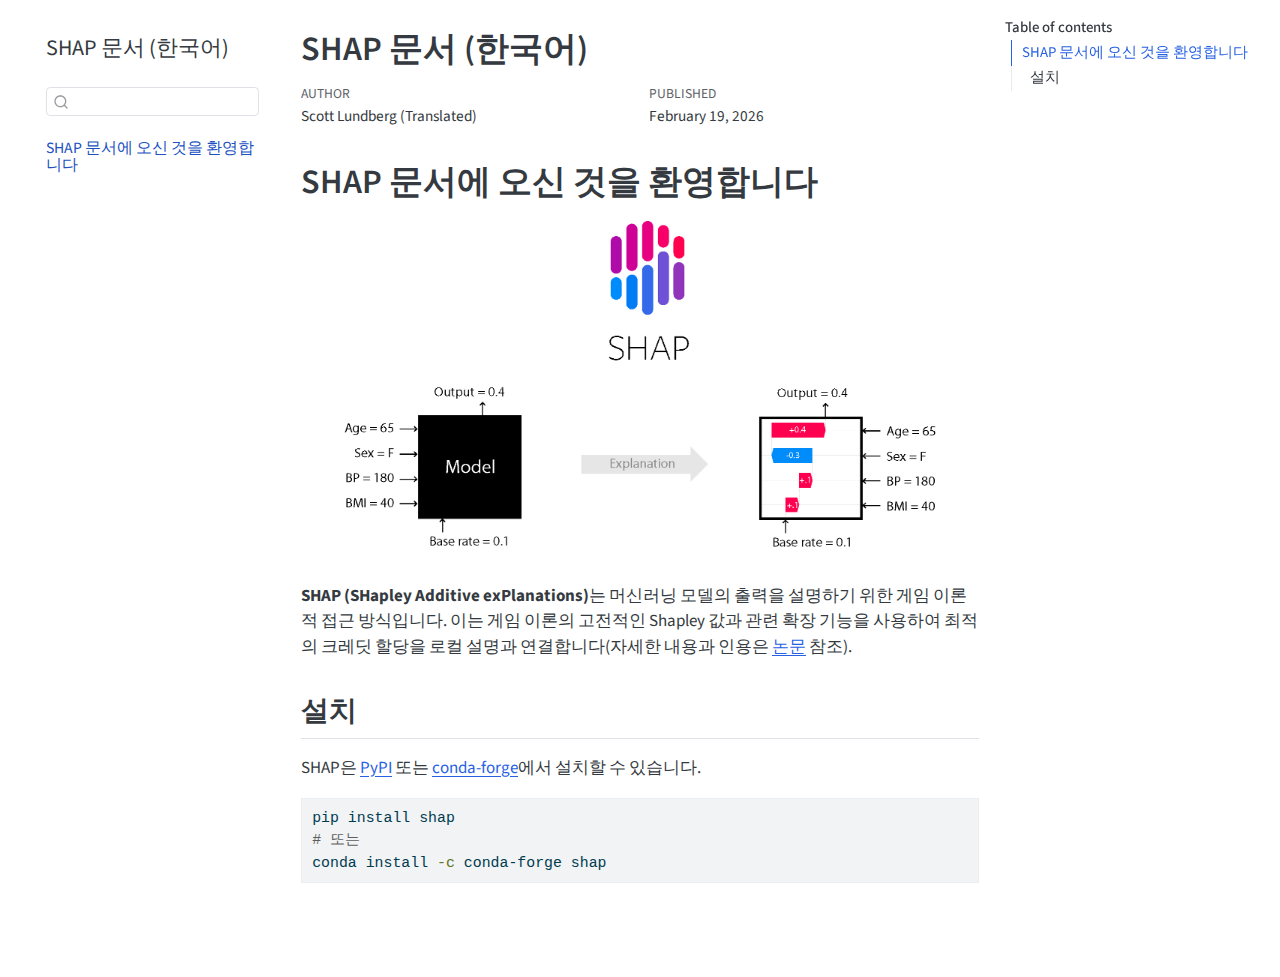
<file: index.html>
<!DOCTYPE html>
<html xmlns="http://www.w3.org/1999/xhtml" lang="en" xml:lang="en"><head>

<meta charset="utf-8">
<meta name="generator" content="quarto-1.8.27">

<meta name="viewport" content="width=device-width, initial-scale=1.0, user-scalable=yes">

<meta name="author" content="Scott Lundberg (Translated)">
<meta name="dcterms.date" content="2026-02-19">

<title>SHAP 문서 (한국어)</title>
<style>
code{white-space: pre-wrap;}
span.smallcaps{font-variant: small-caps;}
div.columns{display: flex; gap: min(4vw, 1.5em);}
div.column{flex: auto; overflow-x: auto;}
div.hanging-indent{margin-left: 1.5em; text-indent: -1.5em;}
ul.task-list{list-style: none;}
ul.task-list li input[type="checkbox"] {
  width: 0.8em;
  margin: 0 0.8em 0.2em -1em; /* quarto-specific, see https://github.com/quarto-dev/quarto-cli/issues/4556 */ 
  vertical-align: middle;
}
/* CSS for syntax highlighting */
html { -webkit-text-size-adjust: 100%; }
pre > code.sourceCode { white-space: pre; position: relative; }
pre > code.sourceCode > span { display: inline-block; line-height: 1.25; }
pre > code.sourceCode > span:empty { height: 1.2em; }
.sourceCode { overflow: visible; }
code.sourceCode > span { color: inherit; text-decoration: inherit; }
div.sourceCode { margin: 1em 0; }
pre.sourceCode { margin: 0; }
@media screen {
div.sourceCode { overflow: auto; }
}
@media print {
pre > code.sourceCode { white-space: pre-wrap; }
pre > code.sourceCode > span { text-indent: -5em; padding-left: 5em; }
}
pre.numberSource code
  { counter-reset: source-line 0; }
pre.numberSource code > span
  { position: relative; left: -4em; counter-increment: source-line; }
pre.numberSource code > span > a:first-child::before
  { content: counter(source-line);
    position: relative; left: -1em; text-align: right; vertical-align: baseline;
    border: none; display: inline-block;
    -webkit-touch-callout: none; -webkit-user-select: none;
    -khtml-user-select: none; -moz-user-select: none;
    -ms-user-select: none; user-select: none;
    padding: 0 4px; width: 4em;
  }
pre.numberSource { margin-left: 3em;  padding-left: 4px; }
div.sourceCode
  {   }
@media screen {
pre > code.sourceCode > span > a:first-child::before { text-decoration: underline; }
}
</style>


<script src="site_libs/quarto-nav/quarto-nav.js"></script>
<script src="site_libs/quarto-nav/headroom.min.js"></script>
<script src="site_libs/clipboard/clipboard.min.js"></script>
<script src="site_libs/quarto-search/autocomplete.umd.js"></script>
<script src="site_libs/quarto-search/fuse.min.js"></script>
<script src="site_libs/quarto-search/quarto-search.js"></script>
<meta name="quarto:offset" content="./">
<script src="site_libs/quarto-html/quarto.js" type="module"></script>
<script src="site_libs/quarto-html/tabsets/tabsets.js" type="module"></script>
<script src="site_libs/quarto-html/axe/axe-check.js" type="module"></script>
<script src="site_libs/quarto-html/popper.min.js"></script>
<script src="site_libs/quarto-html/tippy.umd.min.js"></script>
<script src="site_libs/quarto-html/anchor.min.js"></script>
<link href="site_libs/quarto-html/tippy.css" rel="stylesheet">
<link href="site_libs/quarto-html/quarto-syntax-highlighting-ed96de9b727972fe78a7b5d16c58bf87.css" rel="stylesheet" id="quarto-text-highlighting-styles">
<script src="site_libs/bootstrap/bootstrap.min.js"></script>
<link href="site_libs/bootstrap/bootstrap-icons.css" rel="stylesheet">
<link href="site_libs/bootstrap/bootstrap-803ae4f7a8810f475153517dc3c4ebae.min.css" rel="stylesheet" append-hash="true" id="quarto-bootstrap" data-mode="light">
<script id="quarto-search-options" type="application/json">{
  "location": "sidebar",
  "copy-button": false,
  "collapse-after": 3,
  "panel-placement": "start",
  "type": "textbox",
  "limit": 50,
  "keyboard-shortcut": [
    "f",
    "/",
    "s"
  ],
  "show-item-context": false,
  "language": {
    "search-no-results-text": "No results",
    "search-matching-documents-text": "matching documents",
    "search-copy-link-title": "Copy link to search",
    "search-hide-matches-text": "Hide additional matches",
    "search-more-match-text": "more match in this document",
    "search-more-matches-text": "more matches in this document",
    "search-clear-button-title": "Clear",
    "search-text-placeholder": "",
    "search-detached-cancel-button-title": "Cancel",
    "search-submit-button-title": "Submit",
    "search-label": "Search"
  }
}</script>


</head>

<body class="nav-sidebar floating quarto-light">

<div id="quarto-search-results"></div>
  <header id="quarto-header" class="headroom fixed-top">
  <nav class="quarto-secondary-nav">
    <div class="container-fluid d-flex">
      <button type="button" class="quarto-btn-toggle btn" data-bs-toggle="collapse" role="button" data-bs-target=".quarto-sidebar-collapse-item" aria-controls="quarto-sidebar" aria-expanded="false" aria-label="Toggle sidebar navigation" onclick="if (window.quartoToggleHeadroom) { window.quartoToggleHeadroom(); }">
        <i class="bi bi-layout-text-sidebar-reverse"></i>
      </button>
        <nav class="quarto-page-breadcrumbs" aria-label="breadcrumb"><ol class="breadcrumb"><li class="breadcrumb-item"><a href="./index.html">SHAP 문서에 오신 것을 환영합니다</a></li></ol></nav>
        <a class="flex-grow-1" role="navigation" data-bs-toggle="collapse" data-bs-target=".quarto-sidebar-collapse-item" aria-controls="quarto-sidebar" aria-expanded="false" aria-label="Toggle sidebar navigation" onclick="if (window.quartoToggleHeadroom) { window.quartoToggleHeadroom(); }">      
        </a>
      <button type="button" class="btn quarto-search-button" aria-label="Search" onclick="window.quartoOpenSearch();">
        <i class="bi bi-search"></i>
      </button>
    </div>
  </nav>
</header>
<!-- content -->
<div id="quarto-content" class="quarto-container page-columns page-rows-contents page-layout-article">
<!-- sidebar -->
  <nav id="quarto-sidebar" class="sidebar collapse collapse-horizontal quarto-sidebar-collapse-item sidebar-navigation floating overflow-auto">
    <div class="pt-lg-2 mt-2 text-left sidebar-header">
    <div class="sidebar-title mb-0 py-0">
      <a href="./">SHAP 문서 (한국어)</a> 
    </div>
      </div>
        <div class="mt-2 flex-shrink-0 align-items-center">
        <div class="sidebar-search">
        <div id="quarto-search" class="" title="Search"></div>
        </div>
        </div>
    <div class="sidebar-menu-container"> 
    <ul class="list-unstyled mt-1">
        <li class="sidebar-item">
  <div class="sidebar-item-container"> 
  <a href="./index.html" class="sidebar-item-text sidebar-link active">
 <span class="menu-text">SHAP 문서에 오신 것을 환영합니다</span></a>
  </div>
</li>
    </ul>
    </div>
</nav>
<div id="quarto-sidebar-glass" class="quarto-sidebar-collapse-item" data-bs-toggle="collapse" data-bs-target=".quarto-sidebar-collapse-item"></div>
<!-- margin-sidebar -->
    <div id="quarto-margin-sidebar" class="sidebar margin-sidebar">
        <nav id="TOC" role="doc-toc" class="toc-active">
    <h2 id="toc-title">Table of contents</h2>
   
  <ul>
  <li><a href="#shap-문서에-오신-것을-환영합니다" id="toc-shap-문서에-오신-것을-환영합니다" class="nav-link active" data-scroll-target="#shap-문서에-오신-것을-환영합니다">SHAP 문서에 오신 것을 환영합니다</a>
  <ul class="collapse">
  <li><a href="#설치" id="toc-설치" class="nav-link" data-scroll-target="#설치">설치</a></li>
  </ul></li>
  </ul>
</nav>
    </div>
<!-- main -->
<main class="content" id="quarto-document-content">

<header id="title-block-header" class="quarto-title-block default">
<div class="quarto-title">
<h1 class="title">SHAP 문서 (한국어)</h1>
</div>



<div class="quarto-title-meta">

    <div>
    <div class="quarto-title-meta-heading">Author</div>
    <div class="quarto-title-meta-contents">
             <p>Scott Lundberg (Translated) </p>
          </div>
  </div>
    
    <div>
    <div class="quarto-title-meta-heading">Published</div>
    <div class="quarto-title-meta-contents">
      <p class="date">February 19, 2026</p>
    </div>
  </div>
  
    
  </div>
  


</header>


<section id="shap-문서에-오신-것을-환영합니다" class="level1 unnumbered">
<h1 class="unnumbered">SHAP 문서에 오신 것을 환영합니다</h1>
<div class="quarto-figure quarto-figure-center">
<figure class="figure">
<p><img src="../docs/artwork/shap_header.png" class="img-fluid quarto-figure quarto-figure-center figure-img" width="600"></p>
</figure>
</div>
<p><strong>SHAP (SHapley Additive exPlanations)</strong>는 머신러닝 모델의 출력을 설명하기 위한 게임 이론적 접근 방식입니다. 이는 게임 이론의 고전적인 Shapley 값과 관련 확장 기능을 사용하여 최적의 크레딧 할당을 로컬 설명과 연결합니다(자세한 내용과 인용은 <a href="https://github.com/shap/shap#citations">논문</a> 참조).</p>
<section id="설치" class="level2">
<h2 class="anchored" data-anchor-id="설치">설치</h2>
<p>SHAP은 <a href="https://pypi.org/project/shap">PyPI</a> 또는 <a href="https://anaconda.org/conda-forge/shap">conda-forge</a>에서 설치할 수 있습니다.</p>
<div class="code-copy-outer-scaffold"><div class="sourceCode" id="cb1"><pre class="sourceCode bash code-with-copy"><code class="sourceCode bash"><span id="cb1-1"><a href="#cb1-1" aria-hidden="true" tabindex="-1"></a><span class="ex">pip</span> install shap</span>
<span id="cb1-2"><a href="#cb1-2" aria-hidden="true" tabindex="-1"></a><span class="co"># 또는</span></span>
<span id="cb1-3"><a href="#cb1-3" aria-hidden="true" tabindex="-1"></a><span class="ex">conda</span> install <span class="at">-c</span> conda-forge shap</span></code></pre></div><button title="Copy to Clipboard" class="code-copy-button"><i class="bi"></i></button></div>


</section>
</section>

</main> <!-- /main -->
<script id="quarto-html-after-body" type="application/javascript">
  window.document.addEventListener("DOMContentLoaded", function (event) {
    const icon = "";
    const anchorJS = new window.AnchorJS();
    anchorJS.options = {
      placement: 'right',
      icon: icon
    };
    anchorJS.add('.anchored');
    const isCodeAnnotation = (el) => {
      for (const clz of el.classList) {
        if (clz.startsWith('code-annotation-')) {                     
          return true;
        }
      }
      return false;
    }
    const onCopySuccess = function(e) {
      // button target
      const button = e.trigger;
      // don't keep focus
      button.blur();
      // flash "checked"
      button.classList.add('code-copy-button-checked');
      var currentTitle = button.getAttribute("title");
      button.setAttribute("title", "Copied!");
      let tooltip;
      if (window.bootstrap) {
        button.setAttribute("data-bs-toggle", "tooltip");
        button.setAttribute("data-bs-placement", "left");
        button.setAttribute("data-bs-title", "Copied!");
        tooltip = new bootstrap.Tooltip(button, 
          { trigger: "manual", 
            customClass: "code-copy-button-tooltip",
            offset: [0, -8]});
        tooltip.show();    
      }
      setTimeout(function() {
        if (tooltip) {
          tooltip.hide();
          button.removeAttribute("data-bs-title");
          button.removeAttribute("data-bs-toggle");
          button.removeAttribute("data-bs-placement");
        }
        button.setAttribute("title", currentTitle);
        button.classList.remove('code-copy-button-checked');
      }, 1000);
      // clear code selection
      e.clearSelection();
    }
    const getTextToCopy = function(trigger) {
      const outerScaffold = trigger.parentElement.cloneNode(true);
      const codeEl = outerScaffold.querySelector('code');
      for (const childEl of codeEl.children) {
        if (isCodeAnnotation(childEl)) {
          childEl.remove();
        }
      }
      return codeEl.innerText;
    }
    const clipboard = new window.ClipboardJS('.code-copy-button:not([data-in-quarto-modal])', {
      text: getTextToCopy
    });
    clipboard.on('success', onCopySuccess);
    if (window.document.getElementById('quarto-embedded-source-code-modal')) {
      const clipboardModal = new window.ClipboardJS('.code-copy-button[data-in-quarto-modal]', {
        text: getTextToCopy,
        container: window.document.getElementById('quarto-embedded-source-code-modal')
      });
      clipboardModal.on('success', onCopySuccess);
    }
      var localhostRegex = new RegExp(/^(?:http|https):\/\/localhost\:?[0-9]*\//);
      var mailtoRegex = new RegExp(/^mailto:/);
        var filterRegex = new RegExp('/' + window.location.host + '/');
      var isInternal = (href) => {
          return filterRegex.test(href) || localhostRegex.test(href) || mailtoRegex.test(href);
      }
      // Inspect non-navigation links and adorn them if external
     var links = window.document.querySelectorAll('a[href]:not(.nav-link):not(.navbar-brand):not(.toc-action):not(.sidebar-link):not(.sidebar-item-toggle):not(.pagination-link):not(.no-external):not([aria-hidden]):not(.dropdown-item):not(.quarto-navigation-tool):not(.about-link)');
      for (var i=0; i<links.length; i++) {
        const link = links[i];
        if (!isInternal(link.href)) {
          // undo the damage that might have been done by quarto-nav.js in the case of
          // links that we want to consider external
          if (link.dataset.originalHref !== undefined) {
            link.href = link.dataset.originalHref;
          }
        }
      }
    function tippyHover(el, contentFn, onTriggerFn, onUntriggerFn) {
      const config = {
        allowHTML: true,
        maxWidth: 500,
        delay: 100,
        arrow: false,
        appendTo: function(el) {
            return el.parentElement;
        },
        interactive: true,
        interactiveBorder: 10,
        theme: 'quarto',
        placement: 'bottom-start',
      };
      if (contentFn) {
        config.content = contentFn;
      }
      if (onTriggerFn) {
        config.onTrigger = onTriggerFn;
      }
      if (onUntriggerFn) {
        config.onUntrigger = onUntriggerFn;
      }
      window.tippy(el, config); 
    }
    const noterefs = window.document.querySelectorAll('a[role="doc-noteref"]');
    for (var i=0; i<noterefs.length; i++) {
      const ref = noterefs[i];
      tippyHover(ref, function() {
        // use id or data attribute instead here
        let href = ref.getAttribute('data-footnote-href') || ref.getAttribute('href');
        try { href = new URL(href).hash; } catch {}
        const id = href.replace(/^#\/?/, "");
        const note = window.document.getElementById(id);
        if (note) {
          return note.innerHTML;
        } else {
          return "";
        }
      });
    }
    const xrefs = window.document.querySelectorAll('a.quarto-xref');
    const processXRef = (id, note) => {
      // Strip column container classes
      const stripColumnClz = (el) => {
        el.classList.remove("page-full", "page-columns");
        if (el.children) {
          for (const child of el.children) {
            stripColumnClz(child);
          }
        }
      }
      stripColumnClz(note)
      if (id === null || id.startsWith('sec-')) {
        // Special case sections, only their first couple elements
        const container = document.createElement("div");
        if (note.children && note.children.length > 2) {
          container.appendChild(note.children[0].cloneNode(true));
          for (let i = 1; i < note.children.length; i++) {
            const child = note.children[i];
            if (child.tagName === "P" && child.innerText === "") {
              continue;
            } else {
              container.appendChild(child.cloneNode(true));
              break;
            }
          }
          if (window.Quarto?.typesetMath) {
            window.Quarto.typesetMath(container);
          }
          return container.innerHTML
        } else {
          if (window.Quarto?.typesetMath) {
            window.Quarto.typesetMath(note);
          }
          return note.innerHTML;
        }
      } else {
        // Remove any anchor links if they are present
        const anchorLink = note.querySelector('a.anchorjs-link');
        if (anchorLink) {
          anchorLink.remove();
        }
        if (window.Quarto?.typesetMath) {
          window.Quarto.typesetMath(note);
        }
        if (note.classList.contains("callout")) {
          return note.outerHTML;
        } else {
          return note.innerHTML;
        }
      }
    }
    for (var i=0; i<xrefs.length; i++) {
      const xref = xrefs[i];
      tippyHover(xref, undefined, function(instance) {
        instance.disable();
        let url = xref.getAttribute('href');
        let hash = undefined; 
        if (url.startsWith('#')) {
          hash = url;
        } else {
          try { hash = new URL(url).hash; } catch {}
        }
        if (hash) {
          const id = hash.replace(/^#\/?/, "");
          const note = window.document.getElementById(id);
          if (note !== null) {
            try {
              const html = processXRef(id, note.cloneNode(true));
              instance.setContent(html);
            } finally {
              instance.enable();
              instance.show();
            }
          } else {
            // See if we can fetch this
            fetch(url.split('#')[0])
            .then(res => res.text())
            .then(html => {
              const parser = new DOMParser();
              const htmlDoc = parser.parseFromString(html, "text/html");
              const note = htmlDoc.getElementById(id);
              if (note !== null) {
                const html = processXRef(id, note);
                instance.setContent(html);
              } 
            }).finally(() => {
              instance.enable();
              instance.show();
            });
          }
        } else {
          // See if we can fetch a full url (with no hash to target)
          // This is a special case and we should probably do some content thinning / targeting
          fetch(url)
          .then(res => res.text())
          .then(html => {
            const parser = new DOMParser();
            const htmlDoc = parser.parseFromString(html, "text/html");
            const note = htmlDoc.querySelector('main.content');
            if (note !== null) {
              // This should only happen for chapter cross references
              // (since there is no id in the URL)
              // remove the first header
              if (note.children.length > 0 && note.children[0].tagName === "HEADER") {
                note.children[0].remove();
              }
              const html = processXRef(null, note);
              instance.setContent(html);
            } 
          }).finally(() => {
            instance.enable();
            instance.show();
          });
        }
      }, function(instance) {
      });
    }
        let selectedAnnoteEl;
        const selectorForAnnotation = ( cell, annotation) => {
          let cellAttr = 'data-code-cell="' + cell + '"';
          let lineAttr = 'data-code-annotation="' +  annotation + '"';
          const selector = 'span[' + cellAttr + '][' + lineAttr + ']';
          return selector;
        }
        const selectCodeLines = (annoteEl) => {
          const doc = window.document;
          const targetCell = annoteEl.getAttribute("data-target-cell");
          const targetAnnotation = annoteEl.getAttribute("data-target-annotation");
          const annoteSpan = window.document.querySelector(selectorForAnnotation(targetCell, targetAnnotation));
          const lines = annoteSpan.getAttribute("data-code-lines").split(",");
          const lineIds = lines.map((line) => {
            return targetCell + "-" + line;
          })
          let top = null;
          let height = null;
          let parent = null;
          if (lineIds.length > 0) {
              //compute the position of the single el (top and bottom and make a div)
              const el = window.document.getElementById(lineIds[0]);
              top = el.offsetTop;
              height = el.offsetHeight;
              parent = el.parentElement.parentElement;
            if (lineIds.length > 1) {
              const lastEl = window.document.getElementById(lineIds[lineIds.length - 1]);
              const bottom = lastEl.offsetTop + lastEl.offsetHeight;
              height = bottom - top;
            }
            if (top !== null && height !== null && parent !== null) {
              // cook up a div (if necessary) and position it 
              let div = window.document.getElementById("code-annotation-line-highlight");
              if (div === null) {
                div = window.document.createElement("div");
                div.setAttribute("id", "code-annotation-line-highlight");
                div.style.position = 'absolute';
                parent.appendChild(div);
              }
              div.style.top = top - 2 + "px";
              div.style.height = height + 4 + "px";
              div.style.left = 0;
              let gutterDiv = window.document.getElementById("code-annotation-line-highlight-gutter");
              if (gutterDiv === null) {
                gutterDiv = window.document.createElement("div");
                gutterDiv.setAttribute("id", "code-annotation-line-highlight-gutter");
                gutterDiv.style.position = 'absolute';
                const codeCell = window.document.getElementById(targetCell);
                const gutter = codeCell.querySelector('.code-annotation-gutter');
                gutter.appendChild(gutterDiv);
              }
              gutterDiv.style.top = top - 2 + "px";
              gutterDiv.style.height = height + 4 + "px";
            }
            selectedAnnoteEl = annoteEl;
          }
        };
        const unselectCodeLines = () => {
          const elementsIds = ["code-annotation-line-highlight", "code-annotation-line-highlight-gutter"];
          elementsIds.forEach((elId) => {
            const div = window.document.getElementById(elId);
            if (div) {
              div.remove();
            }
          });
          selectedAnnoteEl = undefined;
        };
          // Handle positioning of the toggle
      window.addEventListener(
        "resize",
        throttle(() => {
          elRect = undefined;
          if (selectedAnnoteEl) {
            selectCodeLines(selectedAnnoteEl);
          }
        }, 10)
      );
      function throttle(fn, ms) {
      let throttle = false;
      let timer;
        return (...args) => {
          if(!throttle) { // first call gets through
              fn.apply(this, args);
              throttle = true;
          } else { // all the others get throttled
              if(timer) clearTimeout(timer); // cancel #2
              timer = setTimeout(() => {
                fn.apply(this, args);
                timer = throttle = false;
              }, ms);
          }
        };
      }
        // Attach click handler to the DT
        const annoteDls = window.document.querySelectorAll('dt[data-target-cell]');
        for (const annoteDlNode of annoteDls) {
          annoteDlNode.addEventListener('click', (event) => {
            const clickedEl = event.target;
            if (clickedEl !== selectedAnnoteEl) {
              unselectCodeLines();
              const activeEl = window.document.querySelector('dt[data-target-cell].code-annotation-active');
              if (activeEl) {
                activeEl.classList.remove('code-annotation-active');
              }
              selectCodeLines(clickedEl);
              clickedEl.classList.add('code-annotation-active');
            } else {
              // Unselect the line
              unselectCodeLines();
              clickedEl.classList.remove('code-annotation-active');
            }
          });
        }
    const findCites = (el) => {
      const parentEl = el.parentElement;
      if (parentEl) {
        const cites = parentEl.dataset.cites;
        if (cites) {
          return {
            el,
            cites: cites.split(' ')
          };
        } else {
          return findCites(el.parentElement)
        }
      } else {
        return undefined;
      }
    };
    var bibliorefs = window.document.querySelectorAll('a[role="doc-biblioref"]');
    for (var i=0; i<bibliorefs.length; i++) {
      const ref = bibliorefs[i];
      const citeInfo = findCites(ref);
      if (citeInfo) {
        tippyHover(citeInfo.el, function() {
          var popup = window.document.createElement('div');
          citeInfo.cites.forEach(function(cite) {
            var citeDiv = window.document.createElement('div');
            citeDiv.classList.add('hanging-indent');
            citeDiv.classList.add('csl-entry');
            var biblioDiv = window.document.getElementById('ref-' + cite);
            if (biblioDiv) {
              citeDiv.innerHTML = biblioDiv.innerHTML;
            }
            popup.appendChild(citeDiv);
          });
          return popup.innerHTML;
        });
      }
    }
  });
  </script>
</div> <!-- /content -->




</body></html>
</file>
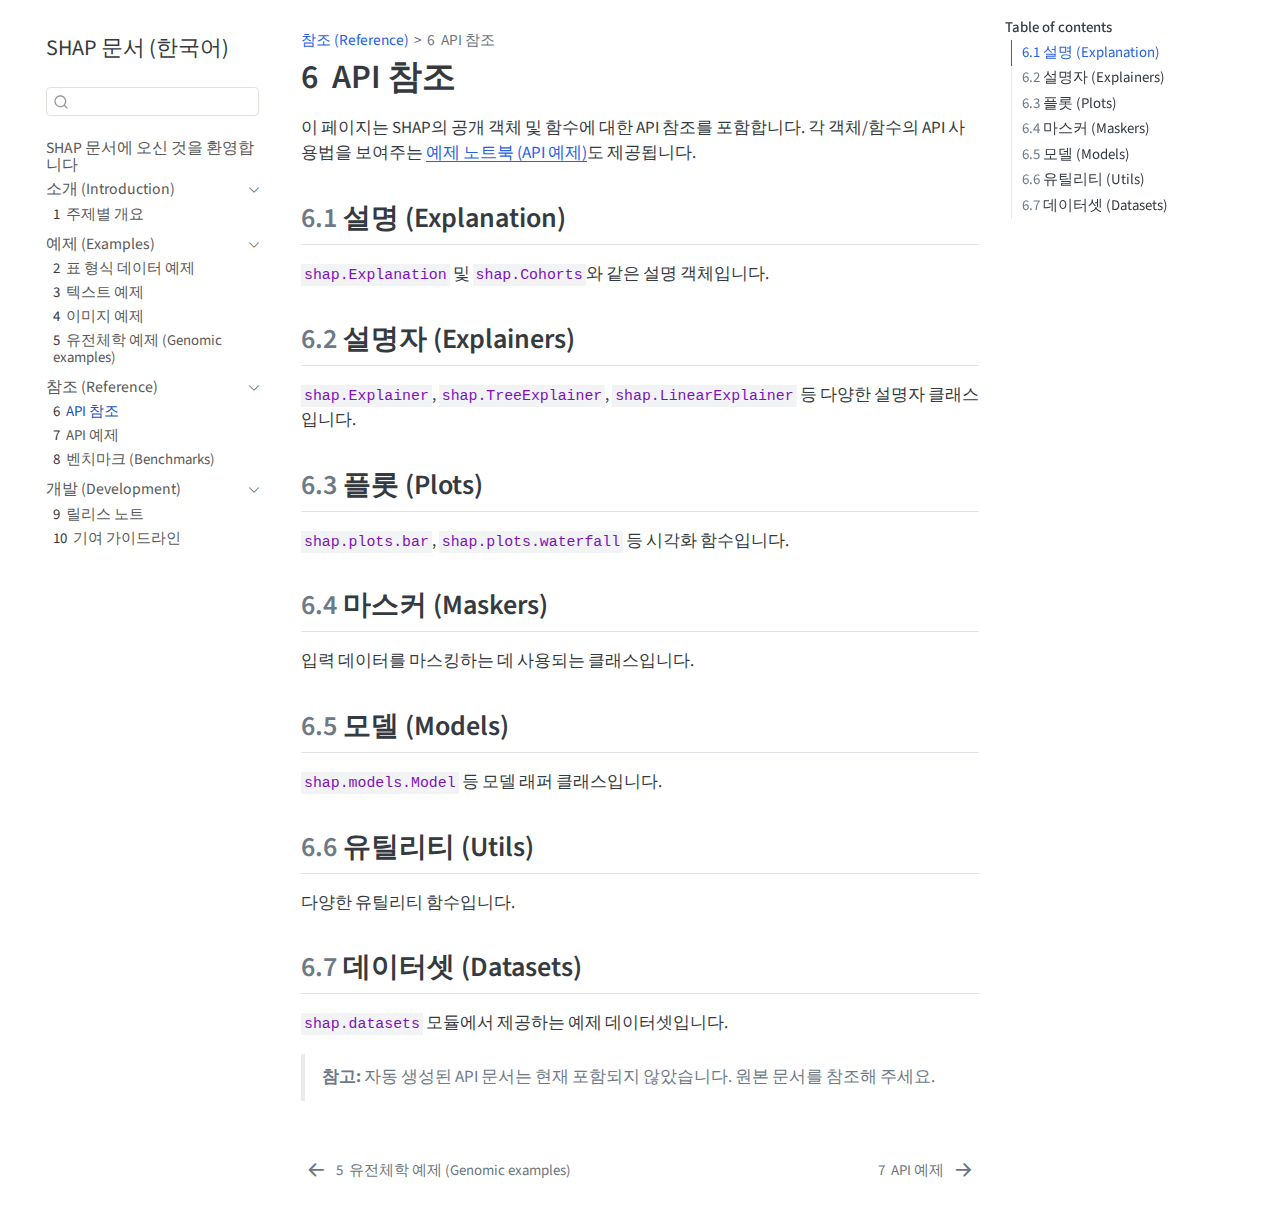
<file: api.html>
<!DOCTYPE html>
<html xmlns="http://www.w3.org/1999/xhtml" lang="en" xml:lang="en"><head>

<meta charset="utf-8">
<meta name="generator" content="quarto-1.8.27">

<meta name="viewport" content="width=device-width, initial-scale=1.0, user-scalable=yes">


<title>6&nbsp; API 참조 – SHAP 문서 (한국어)</title>
<style>
code{white-space: pre-wrap;}
span.smallcaps{font-variant: small-caps;}
div.columns{display: flex; gap: min(4vw, 1.5em);}
div.column{flex: auto; overflow-x: auto;}
div.hanging-indent{margin-left: 1.5em; text-indent: -1.5em;}
ul.task-list{list-style: none;}
ul.task-list li input[type="checkbox"] {
  width: 0.8em;
  margin: 0 0.8em 0.2em -1em; /* quarto-specific, see https://github.com/quarto-dev/quarto-cli/issues/4556 */ 
  vertical-align: middle;
}
</style>


<script src="site_libs/quarto-nav/quarto-nav.js"></script>
<script src="site_libs/quarto-nav/headroom.min.js"></script>
<script src="site_libs/clipboard/clipboard.min.js"></script>
<script src="site_libs/quarto-search/autocomplete.umd.js"></script>
<script src="site_libs/quarto-search/fuse.min.js"></script>
<script src="site_libs/quarto-search/quarto-search.js"></script>
<meta name="quarto:offset" content="./">
<link href="./api_examples.html" rel="next">
<link href="./genomic_examples.html" rel="prev">
<script src="site_libs/quarto-html/quarto.js" type="module"></script>
<script src="site_libs/quarto-html/tabsets/tabsets.js" type="module"></script>
<script src="site_libs/quarto-html/axe/axe-check.js" type="module"></script>
<script src="site_libs/quarto-html/popper.min.js"></script>
<script src="site_libs/quarto-html/tippy.umd.min.js"></script>
<script src="site_libs/quarto-html/anchor.min.js"></script>
<link href="site_libs/quarto-html/tippy.css" rel="stylesheet">
<link href="site_libs/quarto-html/quarto-syntax-highlighting-ed96de9b727972fe78a7b5d16c58bf87.css" rel="stylesheet" id="quarto-text-highlighting-styles">
<script src="site_libs/bootstrap/bootstrap.min.js"></script>
<link href="site_libs/bootstrap/bootstrap-icons.css" rel="stylesheet">
<link href="site_libs/bootstrap/bootstrap-803ae4f7a8810f475153517dc3c4ebae.min.css" rel="stylesheet" append-hash="true" id="quarto-bootstrap" data-mode="light">
<script id="quarto-search-options" type="application/json">{
  "location": "sidebar",
  "copy-button": false,
  "collapse-after": 3,
  "panel-placement": "start",
  "type": "textbox",
  "limit": 50,
  "keyboard-shortcut": [
    "f",
    "/",
    "s"
  ],
  "show-item-context": false,
  "language": {
    "search-no-results-text": "No results",
    "search-matching-documents-text": "matching documents",
    "search-copy-link-title": "Copy link to search",
    "search-hide-matches-text": "Hide additional matches",
    "search-more-match-text": "more match in this document",
    "search-more-matches-text": "more matches in this document",
    "search-clear-button-title": "Clear",
    "search-text-placeholder": "",
    "search-detached-cancel-button-title": "Cancel",
    "search-submit-button-title": "Submit",
    "search-label": "Search"
  }
}</script>


</head>

<body class="nav-sidebar floating quarto-light">

<div id="quarto-search-results"></div>
  <header id="quarto-header" class="headroom fixed-top">
  <nav class="quarto-secondary-nav">
    <div class="container-fluid d-flex">
      <button type="button" class="quarto-btn-toggle btn" data-bs-toggle="collapse" role="button" data-bs-target=".quarto-sidebar-collapse-item" aria-controls="quarto-sidebar" aria-expanded="false" aria-label="Toggle sidebar navigation" onclick="if (window.quartoToggleHeadroom) { window.quartoToggleHeadroom(); }">
        <i class="bi bi-layout-text-sidebar-reverse"></i>
      </button>
        <nav class="quarto-page-breadcrumbs" aria-label="breadcrumb"><ol class="breadcrumb"><li class="breadcrumb-item"><a href="./api.html">참조 (Reference)</a></li><li class="breadcrumb-item"><a href="./api.html"><span class="chapter-number">6</span>&nbsp; <span class="chapter-title">API 참조</span></a></li></ol></nav>
        <a class="flex-grow-1" role="navigation" data-bs-toggle="collapse" data-bs-target=".quarto-sidebar-collapse-item" aria-controls="quarto-sidebar" aria-expanded="false" aria-label="Toggle sidebar navigation" onclick="if (window.quartoToggleHeadroom) { window.quartoToggleHeadroom(); }">      
        </a>
      <button type="button" class="btn quarto-search-button" aria-label="Search" onclick="window.quartoOpenSearch();">
        <i class="bi bi-search"></i>
      </button>
    </div>
  </nav>
</header>
<!-- content -->
<div id="quarto-content" class="quarto-container page-columns page-rows-contents page-layout-article">
<!-- sidebar -->
  <nav id="quarto-sidebar" class="sidebar collapse collapse-horizontal quarto-sidebar-collapse-item sidebar-navigation floating overflow-auto">
    <div class="pt-lg-2 mt-2 text-left sidebar-header">
    <div class="sidebar-title mb-0 py-0">
      <a href="./">SHAP 문서 (한국어)</a> 
    </div>
      </div>
        <div class="mt-2 flex-shrink-0 align-items-center">
        <div class="sidebar-search">
        <div id="quarto-search" class="" title="Search"></div>
        </div>
        </div>
    <div class="sidebar-menu-container"> 
    <ul class="list-unstyled mt-1">
        <li class="sidebar-item">
  <div class="sidebar-item-container"> 
  <a href="./index.html" class="sidebar-item-text sidebar-link">
 <span class="menu-text">SHAP 문서에 오신 것을 환영합니다</span></a>
  </div>
</li>
        <li class="sidebar-item sidebar-item-section">
      <div class="sidebar-item-container"> 
            <a class="sidebar-item-text sidebar-link text-start" data-bs-toggle="collapse" data-bs-target="#quarto-sidebar-section-1" role="navigation" aria-expanded="true">
 <span class="menu-text">소개 (Introduction)</span></a>
          <a class="sidebar-item-toggle text-start" data-bs-toggle="collapse" data-bs-target="#quarto-sidebar-section-1" role="navigation" aria-expanded="true" aria-label="Toggle section">
            <i class="bi bi-chevron-right ms-2"></i>
          </a> 
      </div>
      <ul id="quarto-sidebar-section-1" class="collapse list-unstyled sidebar-section depth1 show">  
          <li class="sidebar-item">
  <div class="sidebar-item-container"> 
  <a href="./overviews.html" class="sidebar-item-text sidebar-link">
 <span class="menu-text"><span class="chapter-number">1</span>&nbsp; <span class="chapter-title">주제별 개요</span></span></a>
  </div>
</li>
      </ul>
  </li>
        <li class="sidebar-item sidebar-item-section">
      <div class="sidebar-item-container"> 
            <a class="sidebar-item-text sidebar-link text-start" data-bs-toggle="collapse" data-bs-target="#quarto-sidebar-section-2" role="navigation" aria-expanded="true">
 <span class="menu-text">예제 (Examples)</span></a>
          <a class="sidebar-item-toggle text-start" data-bs-toggle="collapse" data-bs-target="#quarto-sidebar-section-2" role="navigation" aria-expanded="true" aria-label="Toggle section">
            <i class="bi bi-chevron-right ms-2"></i>
          </a> 
      </div>
      <ul id="quarto-sidebar-section-2" class="collapse list-unstyled sidebar-section depth1 show">  
          <li class="sidebar-item">
  <div class="sidebar-item-container"> 
  <a href="./tabular_examples.html" class="sidebar-item-text sidebar-link">
 <span class="menu-text"><span class="chapter-number">2</span>&nbsp; <span class="chapter-title">표 형식 데이터 예제</span></span></a>
  </div>
</li>
          <li class="sidebar-item">
  <div class="sidebar-item-container"> 
  <a href="./text_examples.html" class="sidebar-item-text sidebar-link">
 <span class="menu-text"><span class="chapter-number">3</span>&nbsp; <span class="chapter-title">텍스트 예제</span></span></a>
  </div>
</li>
          <li class="sidebar-item">
  <div class="sidebar-item-container"> 
  <a href="./image_examples.html" class="sidebar-item-text sidebar-link">
 <span class="menu-text"><span class="chapter-number">4</span>&nbsp; <span class="chapter-title">이미지 예제</span></span></a>
  </div>
</li>
          <li class="sidebar-item">
  <div class="sidebar-item-container"> 
  <a href="./genomic_examples.html" class="sidebar-item-text sidebar-link">
 <span class="menu-text"><span class="chapter-number">5</span>&nbsp; <span class="chapter-title">유전체학 예제 (Genomic examples)</span></span></a>
  </div>
</li>
      </ul>
  </li>
        <li class="sidebar-item sidebar-item-section">
      <div class="sidebar-item-container"> 
            <a class="sidebar-item-text sidebar-link text-start" data-bs-toggle="collapse" data-bs-target="#quarto-sidebar-section-3" role="navigation" aria-expanded="true">
 <span class="menu-text">참조 (Reference)</span></a>
          <a class="sidebar-item-toggle text-start" data-bs-toggle="collapse" data-bs-target="#quarto-sidebar-section-3" role="navigation" aria-expanded="true" aria-label="Toggle section">
            <i class="bi bi-chevron-right ms-2"></i>
          </a> 
      </div>
      <ul id="quarto-sidebar-section-3" class="collapse list-unstyled sidebar-section depth1 show">  
          <li class="sidebar-item">
  <div class="sidebar-item-container"> 
  <a href="./api.html" class="sidebar-item-text sidebar-link active">
 <span class="menu-text"><span class="chapter-number">6</span>&nbsp; <span class="chapter-title">API 참조</span></span></a>
  </div>
</li>
          <li class="sidebar-item">
  <div class="sidebar-item-container"> 
  <a href="./api_examples.html" class="sidebar-item-text sidebar-link">
 <span class="menu-text"><span class="chapter-number">7</span>&nbsp; <span class="chapter-title">API 예제</span></span></a>
  </div>
</li>
          <li class="sidebar-item">
  <div class="sidebar-item-container"> 
  <a href="./benchmarks.html" class="sidebar-item-text sidebar-link">
 <span class="menu-text"><span class="chapter-number">8</span>&nbsp; <span class="chapter-title">벤치마크 (Benchmarks)</span></span></a>
  </div>
</li>
      </ul>
  </li>
        <li class="sidebar-item sidebar-item-section">
      <div class="sidebar-item-container"> 
            <a class="sidebar-item-text sidebar-link text-start" data-bs-toggle="collapse" data-bs-target="#quarto-sidebar-section-4" role="navigation" aria-expanded="true">
 <span class="menu-text">개발 (Development)</span></a>
          <a class="sidebar-item-toggle text-start" data-bs-toggle="collapse" data-bs-target="#quarto-sidebar-section-4" role="navigation" aria-expanded="true" aria-label="Toggle section">
            <i class="bi bi-chevron-right ms-2"></i>
          </a> 
      </div>
      <ul id="quarto-sidebar-section-4" class="collapse list-unstyled sidebar-section depth1 show">  
          <li class="sidebar-item">
  <div class="sidebar-item-container"> 
  <a href="./release_notes.html" class="sidebar-item-text sidebar-link">
 <span class="menu-text"><span class="chapter-number">9</span>&nbsp; <span class="chapter-title">릴리스 노트</span></span></a>
  </div>
</li>
          <li class="sidebar-item">
  <div class="sidebar-item-container"> 
  <a href="./contributing.html" class="sidebar-item-text sidebar-link">
 <span class="menu-text"><span class="chapter-number">10</span>&nbsp; <span class="chapter-title">기여 가이드라인</span></span></a>
  </div>
</li>
      </ul>
  </li>
    </ul>
    </div>
</nav>
<div id="quarto-sidebar-glass" class="quarto-sidebar-collapse-item" data-bs-toggle="collapse" data-bs-target=".quarto-sidebar-collapse-item"></div>
<!-- margin-sidebar -->
    <div id="quarto-margin-sidebar" class="sidebar margin-sidebar">
        <nav id="TOC" role="doc-toc" class="toc-active">
    <h2 id="toc-title">Table of contents</h2>
   
  <ul>
  <li><a href="#설명-explanation" id="toc-설명-explanation" class="nav-link active" data-scroll-target="#설명-explanation"><span class="header-section-number">6.1</span> 설명 (Explanation)</a></li>
  <li><a href="#설명자-explainers" id="toc-설명자-explainers" class="nav-link" data-scroll-target="#설명자-explainers"><span class="header-section-number">6.2</span> 설명자 (Explainers)</a></li>
  <li><a href="#플롯-plots" id="toc-플롯-plots" class="nav-link" data-scroll-target="#플롯-plots"><span class="header-section-number">6.3</span> 플롯 (Plots)</a></li>
  <li><a href="#마스커-maskers" id="toc-마스커-maskers" class="nav-link" data-scroll-target="#마스커-maskers"><span class="header-section-number">6.4</span> 마스커 (Maskers)</a></li>
  <li><a href="#모델-models" id="toc-모델-models" class="nav-link" data-scroll-target="#모델-models"><span class="header-section-number">6.5</span> 모델 (Models)</a></li>
  <li><a href="#유틸리티-utils" id="toc-유틸리티-utils" class="nav-link" data-scroll-target="#유틸리티-utils"><span class="header-section-number">6.6</span> 유틸리티 (Utils)</a></li>
  <li><a href="#데이터셋-datasets" id="toc-데이터셋-datasets" class="nav-link" data-scroll-target="#데이터셋-datasets"><span class="header-section-number">6.7</span> 데이터셋 (Datasets)</a></li>
  </ul>
</nav>
    </div>
<!-- main -->
<main class="content" id="quarto-document-content">

<header id="title-block-header" class="quarto-title-block default"><nav class="quarto-page-breadcrumbs quarto-title-breadcrumbs d-none d-lg-block" aria-label="breadcrumb"><ol class="breadcrumb"><li class="breadcrumb-item"><a href="./api.html">참조 (Reference)</a></li><li class="breadcrumb-item"><a href="./api.html"><span class="chapter-number">6</span>&nbsp; <span class="chapter-title">API 참조</span></a></li></ol></nav>
<div class="quarto-title">
<h1 class="title"><span class="chapter-number">6</span>&nbsp; <span class="chapter-title">API 참조</span></h1>
</div>



<div class="quarto-title-meta">

    
  
    
  </div>
  


</header>


<p>이 페이지는 SHAP의 공개 객체 및 함수에 대한 API 참조를 포함합니다. 각 객체/함수의 API 사용법을 보여주는 <a href="./api_examples.html">예제 노트북 (API 예제)</a>도 제공됩니다.</p>
<section id="설명-explanation" class="level2" data-number="6.1">
<h2 data-number="6.1" class="anchored" data-anchor-id="설명-explanation"><span class="header-section-number">6.1</span> 설명 (Explanation)</h2>
<p><code>shap.Explanation</code> 및 <code>shap.Cohorts</code>와 같은 설명 객체입니다.</p>
</section>
<section id="설명자-explainers" class="level2" data-number="6.2">
<h2 data-number="6.2" class="anchored" data-anchor-id="설명자-explainers"><span class="header-section-number">6.2</span> 설명자 (Explainers)</h2>
<p><code>shap.Explainer</code>, <code>shap.TreeExplainer</code>, <code>shap.LinearExplainer</code> 등 다양한 설명자 클래스입니다.</p>
</section>
<section id="플롯-plots" class="level2" data-number="6.3">
<h2 data-number="6.3" class="anchored" data-anchor-id="플롯-plots"><span class="header-section-number">6.3</span> 플롯 (Plots)</h2>
<p><code>shap.plots.bar</code>, <code>shap.plots.waterfall</code> 등 시각화 함수입니다.</p>
</section>
<section id="마스커-maskers" class="level2" data-number="6.4">
<h2 data-number="6.4" class="anchored" data-anchor-id="마스커-maskers"><span class="header-section-number">6.4</span> 마스커 (Maskers)</h2>
<p>입력 데이터를 마스킹하는 데 사용되는 클래스입니다.</p>
</section>
<section id="모델-models" class="level2" data-number="6.5">
<h2 data-number="6.5" class="anchored" data-anchor-id="모델-models"><span class="header-section-number">6.5</span> 모델 (Models)</h2>
<p><code>shap.models.Model</code> 등 모델 래퍼 클래스입니다.</p>
</section>
<section id="유틸리티-utils" class="level2" data-number="6.6">
<h2 data-number="6.6" class="anchored" data-anchor-id="유틸리티-utils"><span class="header-section-number">6.6</span> 유틸리티 (Utils)</h2>
<p>다양한 유틸리티 함수입니다.</p>
</section>
<section id="데이터셋-datasets" class="level2" data-number="6.7">
<h2 data-number="6.7" class="anchored" data-anchor-id="데이터셋-datasets"><span class="header-section-number">6.7</span> 데이터셋 (Datasets)</h2>
<p><code>shap.datasets</code> 모듈에서 제공하는 예제 데이터셋입니다.</p>
<blockquote class="blockquote">
<p><strong>참고:</strong> 자동 생성된 API 문서는 현재 포함되지 않았습니다. 원본 문서를 참조해 주세요.</p>
</blockquote>


</section>

</main> <!-- /main -->
<script id="quarto-html-after-body" type="application/javascript">
  window.document.addEventListener("DOMContentLoaded", function (event) {
    const icon = "";
    const anchorJS = new window.AnchorJS();
    anchorJS.options = {
      placement: 'right',
      icon: icon
    };
    anchorJS.add('.anchored');
    const isCodeAnnotation = (el) => {
      for (const clz of el.classList) {
        if (clz.startsWith('code-annotation-')) {                     
          return true;
        }
      }
      return false;
    }
    const onCopySuccess = function(e) {
      // button target
      const button = e.trigger;
      // don't keep focus
      button.blur();
      // flash "checked"
      button.classList.add('code-copy-button-checked');
      var currentTitle = button.getAttribute("title");
      button.setAttribute("title", "Copied!");
      let tooltip;
      if (window.bootstrap) {
        button.setAttribute("data-bs-toggle", "tooltip");
        button.setAttribute("data-bs-placement", "left");
        button.setAttribute("data-bs-title", "Copied!");
        tooltip = new bootstrap.Tooltip(button, 
          { trigger: "manual", 
            customClass: "code-copy-button-tooltip",
            offset: [0, -8]});
        tooltip.show();    
      }
      setTimeout(function() {
        if (tooltip) {
          tooltip.hide();
          button.removeAttribute("data-bs-title");
          button.removeAttribute("data-bs-toggle");
          button.removeAttribute("data-bs-placement");
        }
        button.setAttribute("title", currentTitle);
        button.classList.remove('code-copy-button-checked');
      }, 1000);
      // clear code selection
      e.clearSelection();
    }
    const getTextToCopy = function(trigger) {
      const outerScaffold = trigger.parentElement.cloneNode(true);
      const codeEl = outerScaffold.querySelector('code');
      for (const childEl of codeEl.children) {
        if (isCodeAnnotation(childEl)) {
          childEl.remove();
        }
      }
      return codeEl.innerText;
    }
    const clipboard = new window.ClipboardJS('.code-copy-button:not([data-in-quarto-modal])', {
      text: getTextToCopy
    });
    clipboard.on('success', onCopySuccess);
    if (window.document.getElementById('quarto-embedded-source-code-modal')) {
      const clipboardModal = new window.ClipboardJS('.code-copy-button[data-in-quarto-modal]', {
        text: getTextToCopy,
        container: window.document.getElementById('quarto-embedded-source-code-modal')
      });
      clipboardModal.on('success', onCopySuccess);
    }
      var localhostRegex = new RegExp(/^(?:http|https):\/\/localhost\:?[0-9]*\//);
      var mailtoRegex = new RegExp(/^mailto:/);
        var filterRegex = new RegExp('/' + window.location.host + '/');
      var isInternal = (href) => {
          return filterRegex.test(href) || localhostRegex.test(href) || mailtoRegex.test(href);
      }
      // Inspect non-navigation links and adorn them if external
     var links = window.document.querySelectorAll('a[href]:not(.nav-link):not(.navbar-brand):not(.toc-action):not(.sidebar-link):not(.sidebar-item-toggle):not(.pagination-link):not(.no-external):not([aria-hidden]):not(.dropdown-item):not(.quarto-navigation-tool):not(.about-link)');
      for (var i=0; i<links.length; i++) {
        const link = links[i];
        if (!isInternal(link.href)) {
          // undo the damage that might have been done by quarto-nav.js in the case of
          // links that we want to consider external
          if (link.dataset.originalHref !== undefined) {
            link.href = link.dataset.originalHref;
          }
        }
      }
    function tippyHover(el, contentFn, onTriggerFn, onUntriggerFn) {
      const config = {
        allowHTML: true,
        maxWidth: 500,
        delay: 100,
        arrow: false,
        appendTo: function(el) {
            return el.parentElement;
        },
        interactive: true,
        interactiveBorder: 10,
        theme: 'quarto',
        placement: 'bottom-start',
      };
      if (contentFn) {
        config.content = contentFn;
      }
      if (onTriggerFn) {
        config.onTrigger = onTriggerFn;
      }
      if (onUntriggerFn) {
        config.onUntrigger = onUntriggerFn;
      }
      window.tippy(el, config); 
    }
    const noterefs = window.document.querySelectorAll('a[role="doc-noteref"]');
    for (var i=0; i<noterefs.length; i++) {
      const ref = noterefs[i];
      tippyHover(ref, function() {
        // use id or data attribute instead here
        let href = ref.getAttribute('data-footnote-href') || ref.getAttribute('href');
        try { href = new URL(href).hash; } catch {}
        const id = href.replace(/^#\/?/, "");
        const note = window.document.getElementById(id);
        if (note) {
          return note.innerHTML;
        } else {
          return "";
        }
      });
    }
    const xrefs = window.document.querySelectorAll('a.quarto-xref');
    const processXRef = (id, note) => {
      // Strip column container classes
      const stripColumnClz = (el) => {
        el.classList.remove("page-full", "page-columns");
        if (el.children) {
          for (const child of el.children) {
            stripColumnClz(child);
          }
        }
      }
      stripColumnClz(note)
      if (id === null || id.startsWith('sec-')) {
        // Special case sections, only their first couple elements
        const container = document.createElement("div");
        if (note.children && note.children.length > 2) {
          container.appendChild(note.children[0].cloneNode(true));
          for (let i = 1; i < note.children.length; i++) {
            const child = note.children[i];
            if (child.tagName === "P" && child.innerText === "") {
              continue;
            } else {
              container.appendChild(child.cloneNode(true));
              break;
            }
          }
          if (window.Quarto?.typesetMath) {
            window.Quarto.typesetMath(container);
          }
          return container.innerHTML
        } else {
          if (window.Quarto?.typesetMath) {
            window.Quarto.typesetMath(note);
          }
          return note.innerHTML;
        }
      } else {
        // Remove any anchor links if they are present
        const anchorLink = note.querySelector('a.anchorjs-link');
        if (anchorLink) {
          anchorLink.remove();
        }
        if (window.Quarto?.typesetMath) {
          window.Quarto.typesetMath(note);
        }
        if (note.classList.contains("callout")) {
          return note.outerHTML;
        } else {
          return note.innerHTML;
        }
      }
    }
    for (var i=0; i<xrefs.length; i++) {
      const xref = xrefs[i];
      tippyHover(xref, undefined, function(instance) {
        instance.disable();
        let url = xref.getAttribute('href');
        let hash = undefined; 
        if (url.startsWith('#')) {
          hash = url;
        } else {
          try { hash = new URL(url).hash; } catch {}
        }
        if (hash) {
          const id = hash.replace(/^#\/?/, "");
          const note = window.document.getElementById(id);
          if (note !== null) {
            try {
              const html = processXRef(id, note.cloneNode(true));
              instance.setContent(html);
            } finally {
              instance.enable();
              instance.show();
            }
          } else {
            // See if we can fetch this
            fetch(url.split('#')[0])
            .then(res => res.text())
            .then(html => {
              const parser = new DOMParser();
              const htmlDoc = parser.parseFromString(html, "text/html");
              const note = htmlDoc.getElementById(id);
              if (note !== null) {
                const html = processXRef(id, note);
                instance.setContent(html);
              } 
            }).finally(() => {
              instance.enable();
              instance.show();
            });
          }
        } else {
          // See if we can fetch a full url (with no hash to target)
          // This is a special case and we should probably do some content thinning / targeting
          fetch(url)
          .then(res => res.text())
          .then(html => {
            const parser = new DOMParser();
            const htmlDoc = parser.parseFromString(html, "text/html");
            const note = htmlDoc.querySelector('main.content');
            if (note !== null) {
              // This should only happen for chapter cross references
              // (since there is no id in the URL)
              // remove the first header
              if (note.children.length > 0 && note.children[0].tagName === "HEADER") {
                note.children[0].remove();
              }
              const html = processXRef(null, note);
              instance.setContent(html);
            } 
          }).finally(() => {
            instance.enable();
            instance.show();
          });
        }
      }, function(instance) {
      });
    }
        let selectedAnnoteEl;
        const selectorForAnnotation = ( cell, annotation) => {
          let cellAttr = 'data-code-cell="' + cell + '"';
          let lineAttr = 'data-code-annotation="' +  annotation + '"';
          const selector = 'span[' + cellAttr + '][' + lineAttr + ']';
          return selector;
        }
        const selectCodeLines = (annoteEl) => {
          const doc = window.document;
          const targetCell = annoteEl.getAttribute("data-target-cell");
          const targetAnnotation = annoteEl.getAttribute("data-target-annotation");
          const annoteSpan = window.document.querySelector(selectorForAnnotation(targetCell, targetAnnotation));
          const lines = annoteSpan.getAttribute("data-code-lines").split(",");
          const lineIds = lines.map((line) => {
            return targetCell + "-" + line;
          })
          let top = null;
          let height = null;
          let parent = null;
          if (lineIds.length > 0) {
              //compute the position of the single el (top and bottom and make a div)
              const el = window.document.getElementById(lineIds[0]);
              top = el.offsetTop;
              height = el.offsetHeight;
              parent = el.parentElement.parentElement;
            if (lineIds.length > 1) {
              const lastEl = window.document.getElementById(lineIds[lineIds.length - 1]);
              const bottom = lastEl.offsetTop + lastEl.offsetHeight;
              height = bottom - top;
            }
            if (top !== null && height !== null && parent !== null) {
              // cook up a div (if necessary) and position it 
              let div = window.document.getElementById("code-annotation-line-highlight");
              if (div === null) {
                div = window.document.createElement("div");
                div.setAttribute("id", "code-annotation-line-highlight");
                div.style.position = 'absolute';
                parent.appendChild(div);
              }
              div.style.top = top - 2 + "px";
              div.style.height = height + 4 + "px";
              div.style.left = 0;
              let gutterDiv = window.document.getElementById("code-annotation-line-highlight-gutter");
              if (gutterDiv === null) {
                gutterDiv = window.document.createElement("div");
                gutterDiv.setAttribute("id", "code-annotation-line-highlight-gutter");
                gutterDiv.style.position = 'absolute';
                const codeCell = window.document.getElementById(targetCell);
                const gutter = codeCell.querySelector('.code-annotation-gutter');
                gutter.appendChild(gutterDiv);
              }
              gutterDiv.style.top = top - 2 + "px";
              gutterDiv.style.height = height + 4 + "px";
            }
            selectedAnnoteEl = annoteEl;
          }
        };
        const unselectCodeLines = () => {
          const elementsIds = ["code-annotation-line-highlight", "code-annotation-line-highlight-gutter"];
          elementsIds.forEach((elId) => {
            const div = window.document.getElementById(elId);
            if (div) {
              div.remove();
            }
          });
          selectedAnnoteEl = undefined;
        };
          // Handle positioning of the toggle
      window.addEventListener(
        "resize",
        throttle(() => {
          elRect = undefined;
          if (selectedAnnoteEl) {
            selectCodeLines(selectedAnnoteEl);
          }
        }, 10)
      );
      function throttle(fn, ms) {
      let throttle = false;
      let timer;
        return (...args) => {
          if(!throttle) { // first call gets through
              fn.apply(this, args);
              throttle = true;
          } else { // all the others get throttled
              if(timer) clearTimeout(timer); // cancel #2
              timer = setTimeout(() => {
                fn.apply(this, args);
                timer = throttle = false;
              }, ms);
          }
        };
      }
        // Attach click handler to the DT
        const annoteDls = window.document.querySelectorAll('dt[data-target-cell]');
        for (const annoteDlNode of annoteDls) {
          annoteDlNode.addEventListener('click', (event) => {
            const clickedEl = event.target;
            if (clickedEl !== selectedAnnoteEl) {
              unselectCodeLines();
              const activeEl = window.document.querySelector('dt[data-target-cell].code-annotation-active');
              if (activeEl) {
                activeEl.classList.remove('code-annotation-active');
              }
              selectCodeLines(clickedEl);
              clickedEl.classList.add('code-annotation-active');
            } else {
              // Unselect the line
              unselectCodeLines();
              clickedEl.classList.remove('code-annotation-active');
            }
          });
        }
    const findCites = (el) => {
      const parentEl = el.parentElement;
      if (parentEl) {
        const cites = parentEl.dataset.cites;
        if (cites) {
          return {
            el,
            cites: cites.split(' ')
          };
        } else {
          return findCites(el.parentElement)
        }
      } else {
        return undefined;
      }
    };
    var bibliorefs = window.document.querySelectorAll('a[role="doc-biblioref"]');
    for (var i=0; i<bibliorefs.length; i++) {
      const ref = bibliorefs[i];
      const citeInfo = findCites(ref);
      if (citeInfo) {
        tippyHover(citeInfo.el, function() {
          var popup = window.document.createElement('div');
          citeInfo.cites.forEach(function(cite) {
            var citeDiv = window.document.createElement('div');
            citeDiv.classList.add('hanging-indent');
            citeDiv.classList.add('csl-entry');
            var biblioDiv = window.document.getElementById('ref-' + cite);
            if (biblioDiv) {
              citeDiv.innerHTML = biblioDiv.innerHTML;
            }
            popup.appendChild(citeDiv);
          });
          return popup.innerHTML;
        });
      }
    }
  });
  </script>
<nav class="page-navigation">
  <div class="nav-page nav-page-previous">
      <a href="./genomic_examples.html" class="pagination-link" aria-label="유전체학 예제 (Genomic examples)">
        <i class="bi bi-arrow-left-short"></i> <span class="nav-page-text"><span class="chapter-number">5</span>&nbsp; <span class="chapter-title">유전체학 예제 (Genomic examples)</span></span>
      </a>          
  </div>
  <div class="nav-page nav-page-next">
      <a href="./api_examples.html" class="pagination-link" aria-label="API 예제">
        <span class="nav-page-text"><span class="chapter-number">7</span>&nbsp; <span class="chapter-title">API 예제</span></span> <i class="bi bi-arrow-right-short"></i>
      </a>
  </div>
</nav>
</div> <!-- /content -->




</body></html>
</file>
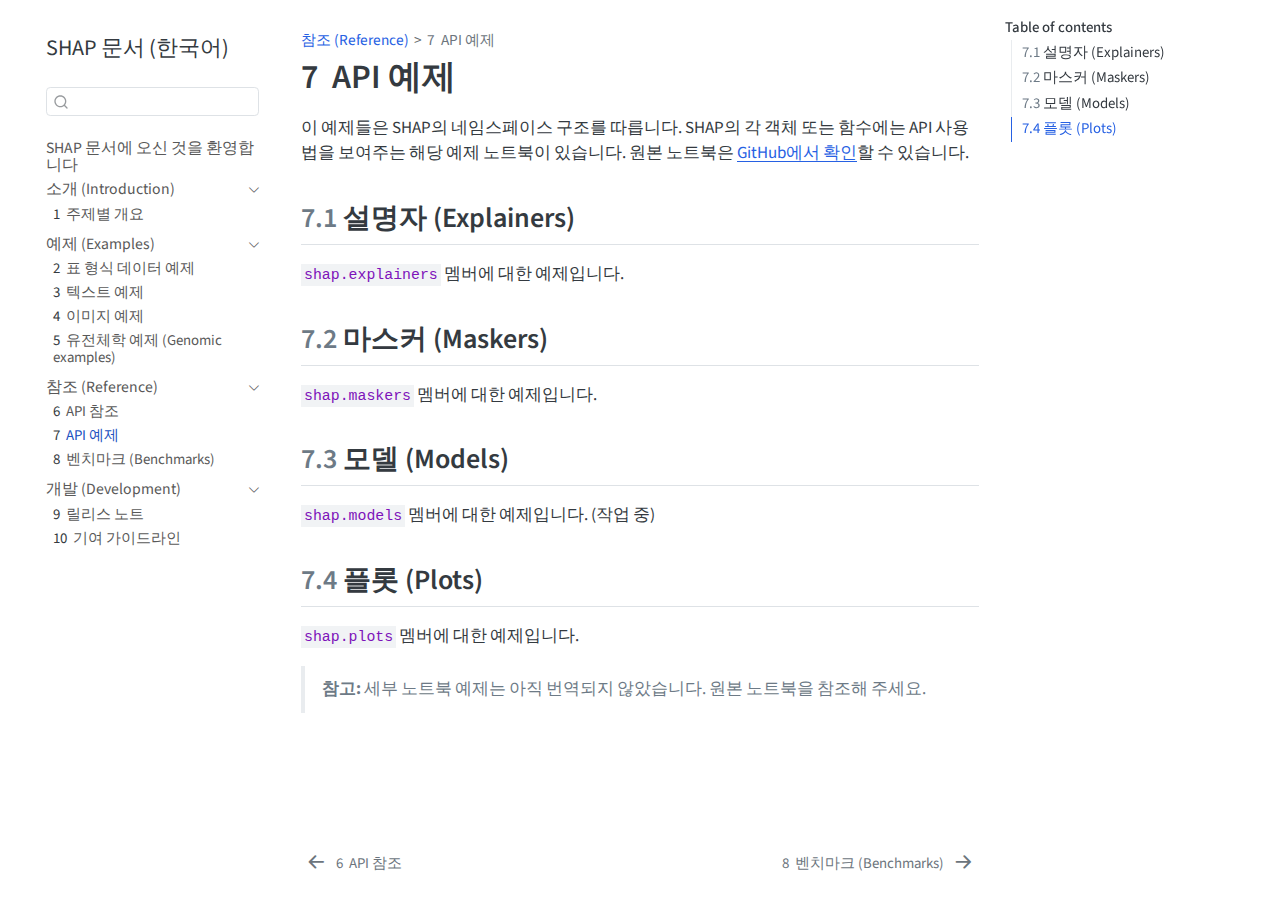
<file: api_examples.html>
<!DOCTYPE html>
<html xmlns="http://www.w3.org/1999/xhtml" lang="en" xml:lang="en"><head>

<meta charset="utf-8">
<meta name="generator" content="quarto-1.8.27">

<meta name="viewport" content="width=device-width, initial-scale=1.0, user-scalable=yes">


<title>7&nbsp; API 예제 – SHAP 문서 (한국어)</title>
<style>
code{white-space: pre-wrap;}
span.smallcaps{font-variant: small-caps;}
div.columns{display: flex; gap: min(4vw, 1.5em);}
div.column{flex: auto; overflow-x: auto;}
div.hanging-indent{margin-left: 1.5em; text-indent: -1.5em;}
ul.task-list{list-style: none;}
ul.task-list li input[type="checkbox"] {
  width: 0.8em;
  margin: 0 0.8em 0.2em -1em; /* quarto-specific, see https://github.com/quarto-dev/quarto-cli/issues/4556 */ 
  vertical-align: middle;
}
</style>


<script src="site_libs/quarto-nav/quarto-nav.js"></script>
<script src="site_libs/quarto-nav/headroom.min.js"></script>
<script src="site_libs/clipboard/clipboard.min.js"></script>
<script src="site_libs/quarto-search/autocomplete.umd.js"></script>
<script src="site_libs/quarto-search/fuse.min.js"></script>
<script src="site_libs/quarto-search/quarto-search.js"></script>
<meta name="quarto:offset" content="./">
<link href="./benchmarks.html" rel="next">
<link href="./api.html" rel="prev">
<script src="site_libs/quarto-html/quarto.js" type="module"></script>
<script src="site_libs/quarto-html/tabsets/tabsets.js" type="module"></script>
<script src="site_libs/quarto-html/axe/axe-check.js" type="module"></script>
<script src="site_libs/quarto-html/popper.min.js"></script>
<script src="site_libs/quarto-html/tippy.umd.min.js"></script>
<script src="site_libs/quarto-html/anchor.min.js"></script>
<link href="site_libs/quarto-html/tippy.css" rel="stylesheet">
<link href="site_libs/quarto-html/quarto-syntax-highlighting-ed96de9b727972fe78a7b5d16c58bf87.css" rel="stylesheet" id="quarto-text-highlighting-styles">
<script src="site_libs/bootstrap/bootstrap.min.js"></script>
<link href="site_libs/bootstrap/bootstrap-icons.css" rel="stylesheet">
<link href="site_libs/bootstrap/bootstrap-803ae4f7a8810f475153517dc3c4ebae.min.css" rel="stylesheet" append-hash="true" id="quarto-bootstrap" data-mode="light">
<script id="quarto-search-options" type="application/json">{
  "location": "sidebar",
  "copy-button": false,
  "collapse-after": 3,
  "panel-placement": "start",
  "type": "textbox",
  "limit": 50,
  "keyboard-shortcut": [
    "f",
    "/",
    "s"
  ],
  "show-item-context": false,
  "language": {
    "search-no-results-text": "No results",
    "search-matching-documents-text": "matching documents",
    "search-copy-link-title": "Copy link to search",
    "search-hide-matches-text": "Hide additional matches",
    "search-more-match-text": "more match in this document",
    "search-more-matches-text": "more matches in this document",
    "search-clear-button-title": "Clear",
    "search-text-placeholder": "",
    "search-detached-cancel-button-title": "Cancel",
    "search-submit-button-title": "Submit",
    "search-label": "Search"
  }
}</script>


</head>

<body class="nav-sidebar floating quarto-light">

<div id="quarto-search-results"></div>
  <header id="quarto-header" class="headroom fixed-top">
  <nav class="quarto-secondary-nav">
    <div class="container-fluid d-flex">
      <button type="button" class="quarto-btn-toggle btn" data-bs-toggle="collapse" role="button" data-bs-target=".quarto-sidebar-collapse-item" aria-controls="quarto-sidebar" aria-expanded="false" aria-label="Toggle sidebar navigation" onclick="if (window.quartoToggleHeadroom) { window.quartoToggleHeadroom(); }">
        <i class="bi bi-layout-text-sidebar-reverse"></i>
      </button>
        <nav class="quarto-page-breadcrumbs" aria-label="breadcrumb"><ol class="breadcrumb"><li class="breadcrumb-item"><a href="./api.html">참조 (Reference)</a></li><li class="breadcrumb-item"><a href="./api_examples.html"><span class="chapter-number">7</span>&nbsp; <span class="chapter-title">API 예제</span></a></li></ol></nav>
        <a class="flex-grow-1" role="navigation" data-bs-toggle="collapse" data-bs-target=".quarto-sidebar-collapse-item" aria-controls="quarto-sidebar" aria-expanded="false" aria-label="Toggle sidebar navigation" onclick="if (window.quartoToggleHeadroom) { window.quartoToggleHeadroom(); }">      
        </a>
      <button type="button" class="btn quarto-search-button" aria-label="Search" onclick="window.quartoOpenSearch();">
        <i class="bi bi-search"></i>
      </button>
    </div>
  </nav>
</header>
<!-- content -->
<div id="quarto-content" class="quarto-container page-columns page-rows-contents page-layout-article">
<!-- sidebar -->
  <nav id="quarto-sidebar" class="sidebar collapse collapse-horizontal quarto-sidebar-collapse-item sidebar-navigation floating overflow-auto">
    <div class="pt-lg-2 mt-2 text-left sidebar-header">
    <div class="sidebar-title mb-0 py-0">
      <a href="./">SHAP 문서 (한국어)</a> 
    </div>
      </div>
        <div class="mt-2 flex-shrink-0 align-items-center">
        <div class="sidebar-search">
        <div id="quarto-search" class="" title="Search"></div>
        </div>
        </div>
    <div class="sidebar-menu-container"> 
    <ul class="list-unstyled mt-1">
        <li class="sidebar-item">
  <div class="sidebar-item-container"> 
  <a href="./index.html" class="sidebar-item-text sidebar-link">
 <span class="menu-text">SHAP 문서에 오신 것을 환영합니다</span></a>
  </div>
</li>
        <li class="sidebar-item sidebar-item-section">
      <div class="sidebar-item-container"> 
            <a class="sidebar-item-text sidebar-link text-start" data-bs-toggle="collapse" data-bs-target="#quarto-sidebar-section-1" role="navigation" aria-expanded="true">
 <span class="menu-text">소개 (Introduction)</span></a>
          <a class="sidebar-item-toggle text-start" data-bs-toggle="collapse" data-bs-target="#quarto-sidebar-section-1" role="navigation" aria-expanded="true" aria-label="Toggle section">
            <i class="bi bi-chevron-right ms-2"></i>
          </a> 
      </div>
      <ul id="quarto-sidebar-section-1" class="collapse list-unstyled sidebar-section depth1 show">  
          <li class="sidebar-item">
  <div class="sidebar-item-container"> 
  <a href="./overviews.html" class="sidebar-item-text sidebar-link">
 <span class="menu-text"><span class="chapter-number">1</span>&nbsp; <span class="chapter-title">주제별 개요</span></span></a>
  </div>
</li>
      </ul>
  </li>
        <li class="sidebar-item sidebar-item-section">
      <div class="sidebar-item-container"> 
            <a class="sidebar-item-text sidebar-link text-start" data-bs-toggle="collapse" data-bs-target="#quarto-sidebar-section-2" role="navigation" aria-expanded="true">
 <span class="menu-text">예제 (Examples)</span></a>
          <a class="sidebar-item-toggle text-start" data-bs-toggle="collapse" data-bs-target="#quarto-sidebar-section-2" role="navigation" aria-expanded="true" aria-label="Toggle section">
            <i class="bi bi-chevron-right ms-2"></i>
          </a> 
      </div>
      <ul id="quarto-sidebar-section-2" class="collapse list-unstyled sidebar-section depth1 show">  
          <li class="sidebar-item">
  <div class="sidebar-item-container"> 
  <a href="./tabular_examples.html" class="sidebar-item-text sidebar-link">
 <span class="menu-text"><span class="chapter-number">2</span>&nbsp; <span class="chapter-title">표 형식 데이터 예제</span></span></a>
  </div>
</li>
          <li class="sidebar-item">
  <div class="sidebar-item-container"> 
  <a href="./text_examples.html" class="sidebar-item-text sidebar-link">
 <span class="menu-text"><span class="chapter-number">3</span>&nbsp; <span class="chapter-title">텍스트 예제</span></span></a>
  </div>
</li>
          <li class="sidebar-item">
  <div class="sidebar-item-container"> 
  <a href="./image_examples.html" class="sidebar-item-text sidebar-link">
 <span class="menu-text"><span class="chapter-number">4</span>&nbsp; <span class="chapter-title">이미지 예제</span></span></a>
  </div>
</li>
          <li class="sidebar-item">
  <div class="sidebar-item-container"> 
  <a href="./genomic_examples.html" class="sidebar-item-text sidebar-link">
 <span class="menu-text"><span class="chapter-number">5</span>&nbsp; <span class="chapter-title">유전체학 예제 (Genomic examples)</span></span></a>
  </div>
</li>
      </ul>
  </li>
        <li class="sidebar-item sidebar-item-section">
      <div class="sidebar-item-container"> 
            <a class="sidebar-item-text sidebar-link text-start" data-bs-toggle="collapse" data-bs-target="#quarto-sidebar-section-3" role="navigation" aria-expanded="true">
 <span class="menu-text">참조 (Reference)</span></a>
          <a class="sidebar-item-toggle text-start" data-bs-toggle="collapse" data-bs-target="#quarto-sidebar-section-3" role="navigation" aria-expanded="true" aria-label="Toggle section">
            <i class="bi bi-chevron-right ms-2"></i>
          </a> 
      </div>
      <ul id="quarto-sidebar-section-3" class="collapse list-unstyled sidebar-section depth1 show">  
          <li class="sidebar-item">
  <div class="sidebar-item-container"> 
  <a href="./api.html" class="sidebar-item-text sidebar-link">
 <span class="menu-text"><span class="chapter-number">6</span>&nbsp; <span class="chapter-title">API 참조</span></span></a>
  </div>
</li>
          <li class="sidebar-item">
  <div class="sidebar-item-container"> 
  <a href="./api_examples.html" class="sidebar-item-text sidebar-link active">
 <span class="menu-text"><span class="chapter-number">7</span>&nbsp; <span class="chapter-title">API 예제</span></span></a>
  </div>
</li>
          <li class="sidebar-item">
  <div class="sidebar-item-container"> 
  <a href="./benchmarks.html" class="sidebar-item-text sidebar-link">
 <span class="menu-text"><span class="chapter-number">8</span>&nbsp; <span class="chapter-title">벤치마크 (Benchmarks)</span></span></a>
  </div>
</li>
      </ul>
  </li>
        <li class="sidebar-item sidebar-item-section">
      <div class="sidebar-item-container"> 
            <a class="sidebar-item-text sidebar-link text-start" data-bs-toggle="collapse" data-bs-target="#quarto-sidebar-section-4" role="navigation" aria-expanded="true">
 <span class="menu-text">개발 (Development)</span></a>
          <a class="sidebar-item-toggle text-start" data-bs-toggle="collapse" data-bs-target="#quarto-sidebar-section-4" role="navigation" aria-expanded="true" aria-label="Toggle section">
            <i class="bi bi-chevron-right ms-2"></i>
          </a> 
      </div>
      <ul id="quarto-sidebar-section-4" class="collapse list-unstyled sidebar-section depth1 show">  
          <li class="sidebar-item">
  <div class="sidebar-item-container"> 
  <a href="./release_notes.html" class="sidebar-item-text sidebar-link">
 <span class="menu-text"><span class="chapter-number">9</span>&nbsp; <span class="chapter-title">릴리스 노트</span></span></a>
  </div>
</li>
          <li class="sidebar-item">
  <div class="sidebar-item-container"> 
  <a href="./contributing.html" class="sidebar-item-text sidebar-link">
 <span class="menu-text"><span class="chapter-number">10</span>&nbsp; <span class="chapter-title">기여 가이드라인</span></span></a>
  </div>
</li>
      </ul>
  </li>
    </ul>
    </div>
</nav>
<div id="quarto-sidebar-glass" class="quarto-sidebar-collapse-item" data-bs-toggle="collapse" data-bs-target=".quarto-sidebar-collapse-item"></div>
<!-- margin-sidebar -->
    <div id="quarto-margin-sidebar" class="sidebar margin-sidebar">
        <nav id="TOC" role="doc-toc" class="toc-active">
    <h2 id="toc-title">Table of contents</h2>
   
  <ul>
  <li><a href="#설명자-explainers" id="toc-설명자-explainers" class="nav-link active" data-scroll-target="#설명자-explainers"><span class="header-section-number">7.1</span> 설명자 (Explainers)</a></li>
  <li><a href="#마스커-maskers" id="toc-마스커-maskers" class="nav-link" data-scroll-target="#마스커-maskers"><span class="header-section-number">7.2</span> 마스커 (Maskers)</a></li>
  <li><a href="#모델-models" id="toc-모델-models" class="nav-link" data-scroll-target="#모델-models"><span class="header-section-number">7.3</span> 모델 (Models)</a></li>
  <li><a href="#플롯-plots" id="toc-플롯-plots" class="nav-link" data-scroll-target="#플롯-plots"><span class="header-section-number">7.4</span> 플롯 (Plots)</a></li>
  </ul>
</nav>
    </div>
<!-- main -->
<main class="content" id="quarto-document-content">

<header id="title-block-header" class="quarto-title-block default"><nav class="quarto-page-breadcrumbs quarto-title-breadcrumbs d-none d-lg-block" aria-label="breadcrumb"><ol class="breadcrumb"><li class="breadcrumb-item"><a href="./api.html">참조 (Reference)</a></li><li class="breadcrumb-item"><a href="./api_examples.html"><span class="chapter-number">7</span>&nbsp; <span class="chapter-title">API 예제</span></a></li></ol></nav>
<div class="quarto-title">
<h1 class="title"><span class="chapter-number">7</span>&nbsp; <span class="chapter-title">API 예제</span></h1>
</div>



<div class="quarto-title-meta">

    
  
    
  </div>
  


</header>


<p>이 예제들은 SHAP의 네임스페이스 구조를 따릅니다. SHAP의 각 객체 또는 함수에는 API 사용법을 보여주는 해당 예제 노트북이 있습니다. 원본 노트북은 <a href="https://github.com/shap/shap/tree/master/notebooks/api_examples">GitHub에서 확인</a>할 수 있습니다.</p>
<section id="설명자-explainers" class="level2" data-number="7.1">
<h2 data-number="7.1" class="anchored" data-anchor-id="설명자-explainers"><span class="header-section-number">7.1</span> 설명자 (Explainers)</h2>
<p><code>shap.explainers</code> 멤버에 대한 예제입니다.</p>
</section>
<section id="마스커-maskers" class="level2" data-number="7.2">
<h2 data-number="7.2" class="anchored" data-anchor-id="마스커-maskers"><span class="header-section-number">7.2</span> 마스커 (Maskers)</h2>
<p><code>shap.maskers</code> 멤버에 대한 예제입니다.</p>
</section>
<section id="모델-models" class="level2" data-number="7.3">
<h2 data-number="7.3" class="anchored" data-anchor-id="모델-models"><span class="header-section-number">7.3</span> 모델 (Models)</h2>
<p><code>shap.models</code> 멤버에 대한 예제입니다. (작업 중)</p>
</section>
<section id="플롯-plots" class="level2" data-number="7.4">
<h2 data-number="7.4" class="anchored" data-anchor-id="플롯-plots"><span class="header-section-number">7.4</span> 플롯 (Plots)</h2>
<p><code>shap.plots</code> 멤버에 대한 예제입니다.</p>
<blockquote class="blockquote">
<p><strong>참고:</strong> 세부 노트북 예제는 아직 번역되지 않았습니다. 원본 노트북을 참조해 주세요.</p>
</blockquote>


</section>

</main> <!-- /main -->
<script id="quarto-html-after-body" type="application/javascript">
  window.document.addEventListener("DOMContentLoaded", function (event) {
    const icon = "";
    const anchorJS = new window.AnchorJS();
    anchorJS.options = {
      placement: 'right',
      icon: icon
    };
    anchorJS.add('.anchored');
    const isCodeAnnotation = (el) => {
      for (const clz of el.classList) {
        if (clz.startsWith('code-annotation-')) {                     
          return true;
        }
      }
      return false;
    }
    const onCopySuccess = function(e) {
      // button target
      const button = e.trigger;
      // don't keep focus
      button.blur();
      // flash "checked"
      button.classList.add('code-copy-button-checked');
      var currentTitle = button.getAttribute("title");
      button.setAttribute("title", "Copied!");
      let tooltip;
      if (window.bootstrap) {
        button.setAttribute("data-bs-toggle", "tooltip");
        button.setAttribute("data-bs-placement", "left");
        button.setAttribute("data-bs-title", "Copied!");
        tooltip = new bootstrap.Tooltip(button, 
          { trigger: "manual", 
            customClass: "code-copy-button-tooltip",
            offset: [0, -8]});
        tooltip.show();    
      }
      setTimeout(function() {
        if (tooltip) {
          tooltip.hide();
          button.removeAttribute("data-bs-title");
          button.removeAttribute("data-bs-toggle");
          button.removeAttribute("data-bs-placement");
        }
        button.setAttribute("title", currentTitle);
        button.classList.remove('code-copy-button-checked');
      }, 1000);
      // clear code selection
      e.clearSelection();
    }
    const getTextToCopy = function(trigger) {
      const outerScaffold = trigger.parentElement.cloneNode(true);
      const codeEl = outerScaffold.querySelector('code');
      for (const childEl of codeEl.children) {
        if (isCodeAnnotation(childEl)) {
          childEl.remove();
        }
      }
      return codeEl.innerText;
    }
    const clipboard = new window.ClipboardJS('.code-copy-button:not([data-in-quarto-modal])', {
      text: getTextToCopy
    });
    clipboard.on('success', onCopySuccess);
    if (window.document.getElementById('quarto-embedded-source-code-modal')) {
      const clipboardModal = new window.ClipboardJS('.code-copy-button[data-in-quarto-modal]', {
        text: getTextToCopy,
        container: window.document.getElementById('quarto-embedded-source-code-modal')
      });
      clipboardModal.on('success', onCopySuccess);
    }
      var localhostRegex = new RegExp(/^(?:http|https):\/\/localhost\:?[0-9]*\//);
      var mailtoRegex = new RegExp(/^mailto:/);
        var filterRegex = new RegExp('/' + window.location.host + '/');
      var isInternal = (href) => {
          return filterRegex.test(href) || localhostRegex.test(href) || mailtoRegex.test(href);
      }
      // Inspect non-navigation links and adorn them if external
     var links = window.document.querySelectorAll('a[href]:not(.nav-link):not(.navbar-brand):not(.toc-action):not(.sidebar-link):not(.sidebar-item-toggle):not(.pagination-link):not(.no-external):not([aria-hidden]):not(.dropdown-item):not(.quarto-navigation-tool):not(.about-link)');
      for (var i=0; i<links.length; i++) {
        const link = links[i];
        if (!isInternal(link.href)) {
          // undo the damage that might have been done by quarto-nav.js in the case of
          // links that we want to consider external
          if (link.dataset.originalHref !== undefined) {
            link.href = link.dataset.originalHref;
          }
        }
      }
    function tippyHover(el, contentFn, onTriggerFn, onUntriggerFn) {
      const config = {
        allowHTML: true,
        maxWidth: 500,
        delay: 100,
        arrow: false,
        appendTo: function(el) {
            return el.parentElement;
        },
        interactive: true,
        interactiveBorder: 10,
        theme: 'quarto',
        placement: 'bottom-start',
      };
      if (contentFn) {
        config.content = contentFn;
      }
      if (onTriggerFn) {
        config.onTrigger = onTriggerFn;
      }
      if (onUntriggerFn) {
        config.onUntrigger = onUntriggerFn;
      }
      window.tippy(el, config); 
    }
    const noterefs = window.document.querySelectorAll('a[role="doc-noteref"]');
    for (var i=0; i<noterefs.length; i++) {
      const ref = noterefs[i];
      tippyHover(ref, function() {
        // use id or data attribute instead here
        let href = ref.getAttribute('data-footnote-href') || ref.getAttribute('href');
        try { href = new URL(href).hash; } catch {}
        const id = href.replace(/^#\/?/, "");
        const note = window.document.getElementById(id);
        if (note) {
          return note.innerHTML;
        } else {
          return "";
        }
      });
    }
    const xrefs = window.document.querySelectorAll('a.quarto-xref');
    const processXRef = (id, note) => {
      // Strip column container classes
      const stripColumnClz = (el) => {
        el.classList.remove("page-full", "page-columns");
        if (el.children) {
          for (const child of el.children) {
            stripColumnClz(child);
          }
        }
      }
      stripColumnClz(note)
      if (id === null || id.startsWith('sec-')) {
        // Special case sections, only their first couple elements
        const container = document.createElement("div");
        if (note.children && note.children.length > 2) {
          container.appendChild(note.children[0].cloneNode(true));
          for (let i = 1; i < note.children.length; i++) {
            const child = note.children[i];
            if (child.tagName === "P" && child.innerText === "") {
              continue;
            } else {
              container.appendChild(child.cloneNode(true));
              break;
            }
          }
          if (window.Quarto?.typesetMath) {
            window.Quarto.typesetMath(container);
          }
          return container.innerHTML
        } else {
          if (window.Quarto?.typesetMath) {
            window.Quarto.typesetMath(note);
          }
          return note.innerHTML;
        }
      } else {
        // Remove any anchor links if they are present
        const anchorLink = note.querySelector('a.anchorjs-link');
        if (anchorLink) {
          anchorLink.remove();
        }
        if (window.Quarto?.typesetMath) {
          window.Quarto.typesetMath(note);
        }
        if (note.classList.contains("callout")) {
          return note.outerHTML;
        } else {
          return note.innerHTML;
        }
      }
    }
    for (var i=0; i<xrefs.length; i++) {
      const xref = xrefs[i];
      tippyHover(xref, undefined, function(instance) {
        instance.disable();
        let url = xref.getAttribute('href');
        let hash = undefined; 
        if (url.startsWith('#')) {
          hash = url;
        } else {
          try { hash = new URL(url).hash; } catch {}
        }
        if (hash) {
          const id = hash.replace(/^#\/?/, "");
          const note = window.document.getElementById(id);
          if (note !== null) {
            try {
              const html = processXRef(id, note.cloneNode(true));
              instance.setContent(html);
            } finally {
              instance.enable();
              instance.show();
            }
          } else {
            // See if we can fetch this
            fetch(url.split('#')[0])
            .then(res => res.text())
            .then(html => {
              const parser = new DOMParser();
              const htmlDoc = parser.parseFromString(html, "text/html");
              const note = htmlDoc.getElementById(id);
              if (note !== null) {
                const html = processXRef(id, note);
                instance.setContent(html);
              } 
            }).finally(() => {
              instance.enable();
              instance.show();
            });
          }
        } else {
          // See if we can fetch a full url (with no hash to target)
          // This is a special case and we should probably do some content thinning / targeting
          fetch(url)
          .then(res => res.text())
          .then(html => {
            const parser = new DOMParser();
            const htmlDoc = parser.parseFromString(html, "text/html");
            const note = htmlDoc.querySelector('main.content');
            if (note !== null) {
              // This should only happen for chapter cross references
              // (since there is no id in the URL)
              // remove the first header
              if (note.children.length > 0 && note.children[0].tagName === "HEADER") {
                note.children[0].remove();
              }
              const html = processXRef(null, note);
              instance.setContent(html);
            } 
          }).finally(() => {
            instance.enable();
            instance.show();
          });
        }
      }, function(instance) {
      });
    }
        let selectedAnnoteEl;
        const selectorForAnnotation = ( cell, annotation) => {
          let cellAttr = 'data-code-cell="' + cell + '"';
          let lineAttr = 'data-code-annotation="' +  annotation + '"';
          const selector = 'span[' + cellAttr + '][' + lineAttr + ']';
          return selector;
        }
        const selectCodeLines = (annoteEl) => {
          const doc = window.document;
          const targetCell = annoteEl.getAttribute("data-target-cell");
          const targetAnnotation = annoteEl.getAttribute("data-target-annotation");
          const annoteSpan = window.document.querySelector(selectorForAnnotation(targetCell, targetAnnotation));
          const lines = annoteSpan.getAttribute("data-code-lines").split(",");
          const lineIds = lines.map((line) => {
            return targetCell + "-" + line;
          })
          let top = null;
          let height = null;
          let parent = null;
          if (lineIds.length > 0) {
              //compute the position of the single el (top and bottom and make a div)
              const el = window.document.getElementById(lineIds[0]);
              top = el.offsetTop;
              height = el.offsetHeight;
              parent = el.parentElement.parentElement;
            if (lineIds.length > 1) {
              const lastEl = window.document.getElementById(lineIds[lineIds.length - 1]);
              const bottom = lastEl.offsetTop + lastEl.offsetHeight;
              height = bottom - top;
            }
            if (top !== null && height !== null && parent !== null) {
              // cook up a div (if necessary) and position it 
              let div = window.document.getElementById("code-annotation-line-highlight");
              if (div === null) {
                div = window.document.createElement("div");
                div.setAttribute("id", "code-annotation-line-highlight");
                div.style.position = 'absolute';
                parent.appendChild(div);
              }
              div.style.top = top - 2 + "px";
              div.style.height = height + 4 + "px";
              div.style.left = 0;
              let gutterDiv = window.document.getElementById("code-annotation-line-highlight-gutter");
              if (gutterDiv === null) {
                gutterDiv = window.document.createElement("div");
                gutterDiv.setAttribute("id", "code-annotation-line-highlight-gutter");
                gutterDiv.style.position = 'absolute';
                const codeCell = window.document.getElementById(targetCell);
                const gutter = codeCell.querySelector('.code-annotation-gutter');
                gutter.appendChild(gutterDiv);
              }
              gutterDiv.style.top = top - 2 + "px";
              gutterDiv.style.height = height + 4 + "px";
            }
            selectedAnnoteEl = annoteEl;
          }
        };
        const unselectCodeLines = () => {
          const elementsIds = ["code-annotation-line-highlight", "code-annotation-line-highlight-gutter"];
          elementsIds.forEach((elId) => {
            const div = window.document.getElementById(elId);
            if (div) {
              div.remove();
            }
          });
          selectedAnnoteEl = undefined;
        };
          // Handle positioning of the toggle
      window.addEventListener(
        "resize",
        throttle(() => {
          elRect = undefined;
          if (selectedAnnoteEl) {
            selectCodeLines(selectedAnnoteEl);
          }
        }, 10)
      );
      function throttle(fn, ms) {
      let throttle = false;
      let timer;
        return (...args) => {
          if(!throttle) { // first call gets through
              fn.apply(this, args);
              throttle = true;
          } else { // all the others get throttled
              if(timer) clearTimeout(timer); // cancel #2
              timer = setTimeout(() => {
                fn.apply(this, args);
                timer = throttle = false;
              }, ms);
          }
        };
      }
        // Attach click handler to the DT
        const annoteDls = window.document.querySelectorAll('dt[data-target-cell]');
        for (const annoteDlNode of annoteDls) {
          annoteDlNode.addEventListener('click', (event) => {
            const clickedEl = event.target;
            if (clickedEl !== selectedAnnoteEl) {
              unselectCodeLines();
              const activeEl = window.document.querySelector('dt[data-target-cell].code-annotation-active');
              if (activeEl) {
                activeEl.classList.remove('code-annotation-active');
              }
              selectCodeLines(clickedEl);
              clickedEl.classList.add('code-annotation-active');
            } else {
              // Unselect the line
              unselectCodeLines();
              clickedEl.classList.remove('code-annotation-active');
            }
          });
        }
    const findCites = (el) => {
      const parentEl = el.parentElement;
      if (parentEl) {
        const cites = parentEl.dataset.cites;
        if (cites) {
          return {
            el,
            cites: cites.split(' ')
          };
        } else {
          return findCites(el.parentElement)
        }
      } else {
        return undefined;
      }
    };
    var bibliorefs = window.document.querySelectorAll('a[role="doc-biblioref"]');
    for (var i=0; i<bibliorefs.length; i++) {
      const ref = bibliorefs[i];
      const citeInfo = findCites(ref);
      if (citeInfo) {
        tippyHover(citeInfo.el, function() {
          var popup = window.document.createElement('div');
          citeInfo.cites.forEach(function(cite) {
            var citeDiv = window.document.createElement('div');
            citeDiv.classList.add('hanging-indent');
            citeDiv.classList.add('csl-entry');
            var biblioDiv = window.document.getElementById('ref-' + cite);
            if (biblioDiv) {
              citeDiv.innerHTML = biblioDiv.innerHTML;
            }
            popup.appendChild(citeDiv);
          });
          return popup.innerHTML;
        });
      }
    }
  });
  </script>
<nav class="page-navigation">
  <div class="nav-page nav-page-previous">
      <a href="./api.html" class="pagination-link" aria-label="API 참조">
        <i class="bi bi-arrow-left-short"></i> <span class="nav-page-text"><span class="chapter-number">6</span>&nbsp; <span class="chapter-title">API 참조</span></span>
      </a>          
  </div>
  <div class="nav-page nav-page-next">
      <a href="./benchmarks.html" class="pagination-link" aria-label="벤치마크 (Benchmarks)">
        <span class="nav-page-text"><span class="chapter-number">8</span>&nbsp; <span class="chapter-title">벤치마크 (Benchmarks)</span></span> <i class="bi bi-arrow-right-short"></i>
      </a>
  </div>
</nav>
</div> <!-- /content -->




</body></html>
</file>
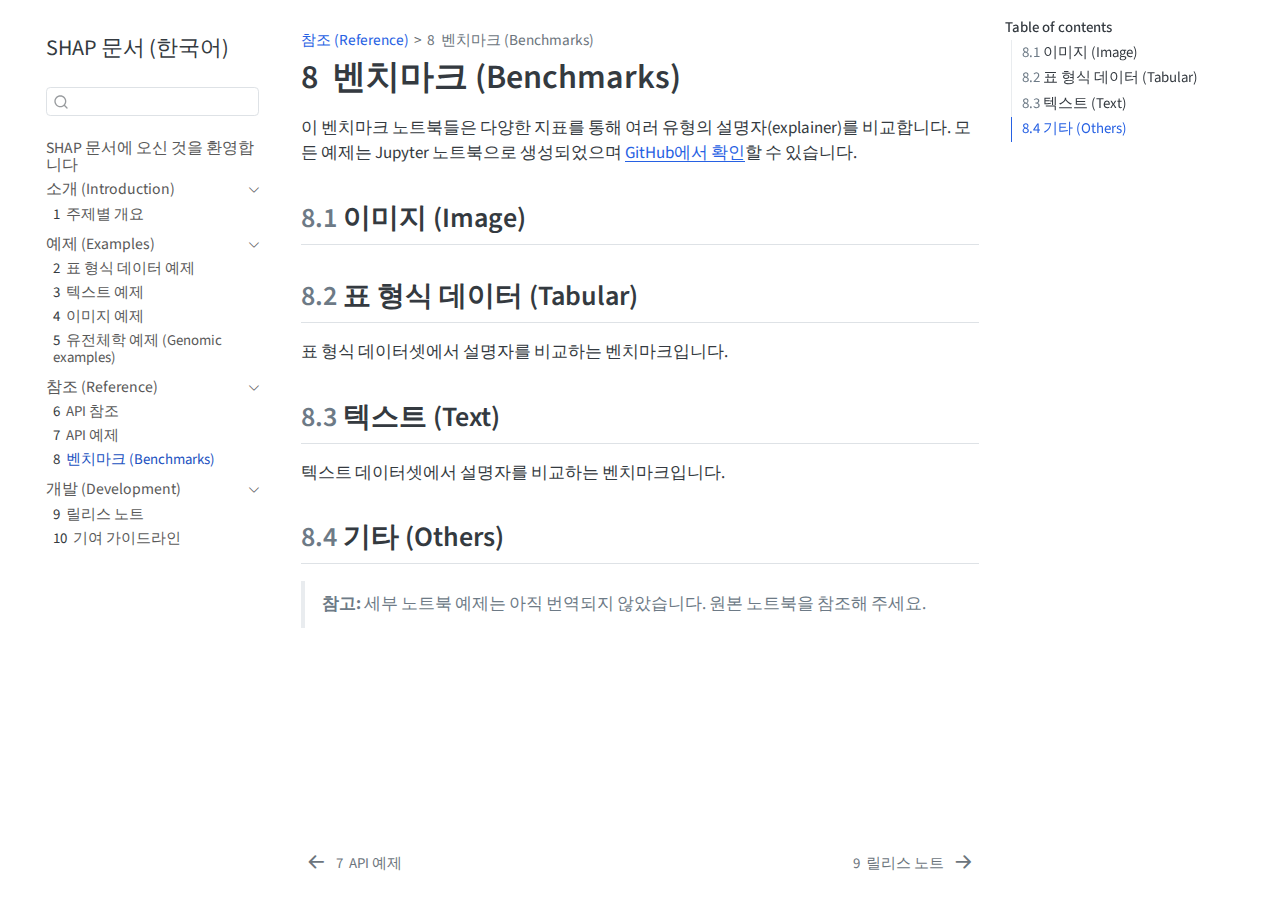
<file: benchmarks.html>
<!DOCTYPE html>
<html xmlns="http://www.w3.org/1999/xhtml" lang="en" xml:lang="en"><head>

<meta charset="utf-8">
<meta name="generator" content="quarto-1.8.27">

<meta name="viewport" content="width=device-width, initial-scale=1.0, user-scalable=yes">


<title>8&nbsp; 벤치마크 (Benchmarks) – SHAP 문서 (한국어)</title>
<style>
code{white-space: pre-wrap;}
span.smallcaps{font-variant: small-caps;}
div.columns{display: flex; gap: min(4vw, 1.5em);}
div.column{flex: auto; overflow-x: auto;}
div.hanging-indent{margin-left: 1.5em; text-indent: -1.5em;}
ul.task-list{list-style: none;}
ul.task-list li input[type="checkbox"] {
  width: 0.8em;
  margin: 0 0.8em 0.2em -1em; /* quarto-specific, see https://github.com/quarto-dev/quarto-cli/issues/4556 */ 
  vertical-align: middle;
}
</style>


<script src="site_libs/quarto-nav/quarto-nav.js"></script>
<script src="site_libs/quarto-nav/headroom.min.js"></script>
<script src="site_libs/clipboard/clipboard.min.js"></script>
<script src="site_libs/quarto-search/autocomplete.umd.js"></script>
<script src="site_libs/quarto-search/fuse.min.js"></script>
<script src="site_libs/quarto-search/quarto-search.js"></script>
<meta name="quarto:offset" content="./">
<link href="./release_notes.html" rel="next">
<link href="./api_examples.html" rel="prev">
<script src="site_libs/quarto-html/quarto.js" type="module"></script>
<script src="site_libs/quarto-html/tabsets/tabsets.js" type="module"></script>
<script src="site_libs/quarto-html/axe/axe-check.js" type="module"></script>
<script src="site_libs/quarto-html/popper.min.js"></script>
<script src="site_libs/quarto-html/tippy.umd.min.js"></script>
<script src="site_libs/quarto-html/anchor.min.js"></script>
<link href="site_libs/quarto-html/tippy.css" rel="stylesheet">
<link href="site_libs/quarto-html/quarto-syntax-highlighting-ed96de9b727972fe78a7b5d16c58bf87.css" rel="stylesheet" id="quarto-text-highlighting-styles">
<script src="site_libs/bootstrap/bootstrap.min.js"></script>
<link href="site_libs/bootstrap/bootstrap-icons.css" rel="stylesheet">
<link href="site_libs/bootstrap/bootstrap-803ae4f7a8810f475153517dc3c4ebae.min.css" rel="stylesheet" append-hash="true" id="quarto-bootstrap" data-mode="light">
<script id="quarto-search-options" type="application/json">{
  "location": "sidebar",
  "copy-button": false,
  "collapse-after": 3,
  "panel-placement": "start",
  "type": "textbox",
  "limit": 50,
  "keyboard-shortcut": [
    "f",
    "/",
    "s"
  ],
  "show-item-context": false,
  "language": {
    "search-no-results-text": "No results",
    "search-matching-documents-text": "matching documents",
    "search-copy-link-title": "Copy link to search",
    "search-hide-matches-text": "Hide additional matches",
    "search-more-match-text": "more match in this document",
    "search-more-matches-text": "more matches in this document",
    "search-clear-button-title": "Clear",
    "search-text-placeholder": "",
    "search-detached-cancel-button-title": "Cancel",
    "search-submit-button-title": "Submit",
    "search-label": "Search"
  }
}</script>


</head>

<body class="nav-sidebar floating quarto-light">

<div id="quarto-search-results"></div>
  <header id="quarto-header" class="headroom fixed-top">
  <nav class="quarto-secondary-nav">
    <div class="container-fluid d-flex">
      <button type="button" class="quarto-btn-toggle btn" data-bs-toggle="collapse" role="button" data-bs-target=".quarto-sidebar-collapse-item" aria-controls="quarto-sidebar" aria-expanded="false" aria-label="Toggle sidebar navigation" onclick="if (window.quartoToggleHeadroom) { window.quartoToggleHeadroom(); }">
        <i class="bi bi-layout-text-sidebar-reverse"></i>
      </button>
        <nav class="quarto-page-breadcrumbs" aria-label="breadcrumb"><ol class="breadcrumb"><li class="breadcrumb-item"><a href="./api.html">참조 (Reference)</a></li><li class="breadcrumb-item"><a href="./benchmarks.html"><span class="chapter-number">8</span>&nbsp; <span class="chapter-title">벤치마크 (Benchmarks)</span></a></li></ol></nav>
        <a class="flex-grow-1" role="navigation" data-bs-toggle="collapse" data-bs-target=".quarto-sidebar-collapse-item" aria-controls="quarto-sidebar" aria-expanded="false" aria-label="Toggle sidebar navigation" onclick="if (window.quartoToggleHeadroom) { window.quartoToggleHeadroom(); }">      
        </a>
      <button type="button" class="btn quarto-search-button" aria-label="Search" onclick="window.quartoOpenSearch();">
        <i class="bi bi-search"></i>
      </button>
    </div>
  </nav>
</header>
<!-- content -->
<div id="quarto-content" class="quarto-container page-columns page-rows-contents page-layout-article">
<!-- sidebar -->
  <nav id="quarto-sidebar" class="sidebar collapse collapse-horizontal quarto-sidebar-collapse-item sidebar-navigation floating overflow-auto">
    <div class="pt-lg-2 mt-2 text-left sidebar-header">
    <div class="sidebar-title mb-0 py-0">
      <a href="./">SHAP 문서 (한국어)</a> 
    </div>
      </div>
        <div class="mt-2 flex-shrink-0 align-items-center">
        <div class="sidebar-search">
        <div id="quarto-search" class="" title="Search"></div>
        </div>
        </div>
    <div class="sidebar-menu-container"> 
    <ul class="list-unstyled mt-1">
        <li class="sidebar-item">
  <div class="sidebar-item-container"> 
  <a href="./index.html" class="sidebar-item-text sidebar-link">
 <span class="menu-text">SHAP 문서에 오신 것을 환영합니다</span></a>
  </div>
</li>
        <li class="sidebar-item sidebar-item-section">
      <div class="sidebar-item-container"> 
            <a class="sidebar-item-text sidebar-link text-start" data-bs-toggle="collapse" data-bs-target="#quarto-sidebar-section-1" role="navigation" aria-expanded="true">
 <span class="menu-text">소개 (Introduction)</span></a>
          <a class="sidebar-item-toggle text-start" data-bs-toggle="collapse" data-bs-target="#quarto-sidebar-section-1" role="navigation" aria-expanded="true" aria-label="Toggle section">
            <i class="bi bi-chevron-right ms-2"></i>
          </a> 
      </div>
      <ul id="quarto-sidebar-section-1" class="collapse list-unstyled sidebar-section depth1 show">  
          <li class="sidebar-item">
  <div class="sidebar-item-container"> 
  <a href="./overviews.html" class="sidebar-item-text sidebar-link">
 <span class="menu-text"><span class="chapter-number">1</span>&nbsp; <span class="chapter-title">주제별 개요</span></span></a>
  </div>
</li>
      </ul>
  </li>
        <li class="sidebar-item sidebar-item-section">
      <div class="sidebar-item-container"> 
            <a class="sidebar-item-text sidebar-link text-start" data-bs-toggle="collapse" data-bs-target="#quarto-sidebar-section-2" role="navigation" aria-expanded="true">
 <span class="menu-text">예제 (Examples)</span></a>
          <a class="sidebar-item-toggle text-start" data-bs-toggle="collapse" data-bs-target="#quarto-sidebar-section-2" role="navigation" aria-expanded="true" aria-label="Toggle section">
            <i class="bi bi-chevron-right ms-2"></i>
          </a> 
      </div>
      <ul id="quarto-sidebar-section-2" class="collapse list-unstyled sidebar-section depth1 show">  
          <li class="sidebar-item">
  <div class="sidebar-item-container"> 
  <a href="./tabular_examples.html" class="sidebar-item-text sidebar-link">
 <span class="menu-text"><span class="chapter-number">2</span>&nbsp; <span class="chapter-title">표 형식 데이터 예제</span></span></a>
  </div>
</li>
          <li class="sidebar-item">
  <div class="sidebar-item-container"> 
  <a href="./text_examples.html" class="sidebar-item-text sidebar-link">
 <span class="menu-text"><span class="chapter-number">3</span>&nbsp; <span class="chapter-title">텍스트 예제</span></span></a>
  </div>
</li>
          <li class="sidebar-item">
  <div class="sidebar-item-container"> 
  <a href="./image_examples.html" class="sidebar-item-text sidebar-link">
 <span class="menu-text"><span class="chapter-number">4</span>&nbsp; <span class="chapter-title">이미지 예제</span></span></a>
  </div>
</li>
          <li class="sidebar-item">
  <div class="sidebar-item-container"> 
  <a href="./genomic_examples.html" class="sidebar-item-text sidebar-link">
 <span class="menu-text"><span class="chapter-number">5</span>&nbsp; <span class="chapter-title">유전체학 예제 (Genomic examples)</span></span></a>
  </div>
</li>
      </ul>
  </li>
        <li class="sidebar-item sidebar-item-section">
      <div class="sidebar-item-container"> 
            <a class="sidebar-item-text sidebar-link text-start" data-bs-toggle="collapse" data-bs-target="#quarto-sidebar-section-3" role="navigation" aria-expanded="true">
 <span class="menu-text">참조 (Reference)</span></a>
          <a class="sidebar-item-toggle text-start" data-bs-toggle="collapse" data-bs-target="#quarto-sidebar-section-3" role="navigation" aria-expanded="true" aria-label="Toggle section">
            <i class="bi bi-chevron-right ms-2"></i>
          </a> 
      </div>
      <ul id="quarto-sidebar-section-3" class="collapse list-unstyled sidebar-section depth1 show">  
          <li class="sidebar-item">
  <div class="sidebar-item-container"> 
  <a href="./api.html" class="sidebar-item-text sidebar-link">
 <span class="menu-text"><span class="chapter-number">6</span>&nbsp; <span class="chapter-title">API 참조</span></span></a>
  </div>
</li>
          <li class="sidebar-item">
  <div class="sidebar-item-container"> 
  <a href="./api_examples.html" class="sidebar-item-text sidebar-link">
 <span class="menu-text"><span class="chapter-number">7</span>&nbsp; <span class="chapter-title">API 예제</span></span></a>
  </div>
</li>
          <li class="sidebar-item">
  <div class="sidebar-item-container"> 
  <a href="./benchmarks.html" class="sidebar-item-text sidebar-link active">
 <span class="menu-text"><span class="chapter-number">8</span>&nbsp; <span class="chapter-title">벤치마크 (Benchmarks)</span></span></a>
  </div>
</li>
      </ul>
  </li>
        <li class="sidebar-item sidebar-item-section">
      <div class="sidebar-item-container"> 
            <a class="sidebar-item-text sidebar-link text-start" data-bs-toggle="collapse" data-bs-target="#quarto-sidebar-section-4" role="navigation" aria-expanded="true">
 <span class="menu-text">개발 (Development)</span></a>
          <a class="sidebar-item-toggle text-start" data-bs-toggle="collapse" data-bs-target="#quarto-sidebar-section-4" role="navigation" aria-expanded="true" aria-label="Toggle section">
            <i class="bi bi-chevron-right ms-2"></i>
          </a> 
      </div>
      <ul id="quarto-sidebar-section-4" class="collapse list-unstyled sidebar-section depth1 show">  
          <li class="sidebar-item">
  <div class="sidebar-item-container"> 
  <a href="./release_notes.html" class="sidebar-item-text sidebar-link">
 <span class="menu-text"><span class="chapter-number">9</span>&nbsp; <span class="chapter-title">릴리스 노트</span></span></a>
  </div>
</li>
          <li class="sidebar-item">
  <div class="sidebar-item-container"> 
  <a href="./contributing.html" class="sidebar-item-text sidebar-link">
 <span class="menu-text"><span class="chapter-number">10</span>&nbsp; <span class="chapter-title">기여 가이드라인</span></span></a>
  </div>
</li>
      </ul>
  </li>
    </ul>
    </div>
</nav>
<div id="quarto-sidebar-glass" class="quarto-sidebar-collapse-item" data-bs-toggle="collapse" data-bs-target=".quarto-sidebar-collapse-item"></div>
<!-- margin-sidebar -->
    <div id="quarto-margin-sidebar" class="sidebar margin-sidebar">
        <nav id="TOC" role="doc-toc" class="toc-active">
    <h2 id="toc-title">Table of contents</h2>
   
  <ul>
  <li><a href="#이미지-image" id="toc-이미지-image" class="nav-link active" data-scroll-target="#이미지-image"><span class="header-section-number">8.1</span> 이미지 (Image)</a></li>
  <li><a href="#표-형식-데이터-tabular" id="toc-표-형식-데이터-tabular" class="nav-link" data-scroll-target="#표-형식-데이터-tabular"><span class="header-section-number">8.2</span> 표 형식 데이터 (Tabular)</a></li>
  <li><a href="#텍스트-text" id="toc-텍스트-text" class="nav-link" data-scroll-target="#텍스트-text"><span class="header-section-number">8.3</span> 텍스트 (Text)</a></li>
  <li><a href="#기타-others" id="toc-기타-others" class="nav-link" data-scroll-target="#기타-others"><span class="header-section-number">8.4</span> 기타 (Others)</a></li>
  </ul>
</nav>
    </div>
<!-- main -->
<main class="content" id="quarto-document-content">

<header id="title-block-header" class="quarto-title-block default"><nav class="quarto-page-breadcrumbs quarto-title-breadcrumbs d-none d-lg-block" aria-label="breadcrumb"><ol class="breadcrumb"><li class="breadcrumb-item"><a href="./api.html">참조 (Reference)</a></li><li class="breadcrumb-item"><a href="./benchmarks.html"><span class="chapter-number">8</span>&nbsp; <span class="chapter-title">벤치마크 (Benchmarks)</span></a></li></ol></nav>
<div class="quarto-title">
<h1 class="title"><span class="chapter-number">8</span>&nbsp; <span class="chapter-title">벤치마크 (Benchmarks)</span></h1>
</div>



<div class="quarto-title-meta">

    
  
    
  </div>
  


</header>


<p>이 벤치마크 노트북들은 다양한 지표를 통해 여러 유형의 설명자(explainer)를 비교합니다. 모든 예제는 Jupyter 노트북으로 생성되었으며 <a href="https://github.com/shap/shap/tree/master/notebooks/benchmarks">GitHub에서 확인</a>할 수 있습니다.</p>
<section id="이미지-image" class="level2" data-number="8.1">
<h2 data-number="8.1" class="anchored" data-anchor-id="이미지-image"><span class="header-section-number">8.1</span> 이미지 (Image)</h2>
</section>
<section id="표-형식-데이터-tabular" class="level2" data-number="8.2">
<h2 data-number="8.2" class="anchored" data-anchor-id="표-형식-데이터-tabular"><span class="header-section-number">8.2</span> 표 형식 데이터 (Tabular)</h2>
<p>표 형식 데이터셋에서 설명자를 비교하는 벤치마크입니다.</p>
</section>
<section id="텍스트-text" class="level2" data-number="8.3">
<h2 data-number="8.3" class="anchored" data-anchor-id="텍스트-text"><span class="header-section-number">8.3</span> 텍스트 (Text)</h2>
<p>텍스트 데이터셋에서 설명자를 비교하는 벤치마크입니다.</p>
</section>
<section id="기타-others" class="level2" data-number="8.4">
<h2 data-number="8.4" class="anchored" data-anchor-id="기타-others"><span class="header-section-number">8.4</span> 기타 (Others)</h2>
<blockquote class="blockquote">
<p><strong>참고:</strong> 세부 노트북 예제는 아직 번역되지 않았습니다. 원본 노트북을 참조해 주세요.</p>
</blockquote>


</section>

</main> <!-- /main -->
<script id="quarto-html-after-body" type="application/javascript">
  window.document.addEventListener("DOMContentLoaded", function (event) {
    const icon = "";
    const anchorJS = new window.AnchorJS();
    anchorJS.options = {
      placement: 'right',
      icon: icon
    };
    anchorJS.add('.anchored');
    const isCodeAnnotation = (el) => {
      for (const clz of el.classList) {
        if (clz.startsWith('code-annotation-')) {                     
          return true;
        }
      }
      return false;
    }
    const onCopySuccess = function(e) {
      // button target
      const button = e.trigger;
      // don't keep focus
      button.blur();
      // flash "checked"
      button.classList.add('code-copy-button-checked');
      var currentTitle = button.getAttribute("title");
      button.setAttribute("title", "Copied!");
      let tooltip;
      if (window.bootstrap) {
        button.setAttribute("data-bs-toggle", "tooltip");
        button.setAttribute("data-bs-placement", "left");
        button.setAttribute("data-bs-title", "Copied!");
        tooltip = new bootstrap.Tooltip(button, 
          { trigger: "manual", 
            customClass: "code-copy-button-tooltip",
            offset: [0, -8]});
        tooltip.show();    
      }
      setTimeout(function() {
        if (tooltip) {
          tooltip.hide();
          button.removeAttribute("data-bs-title");
          button.removeAttribute("data-bs-toggle");
          button.removeAttribute("data-bs-placement");
        }
        button.setAttribute("title", currentTitle);
        button.classList.remove('code-copy-button-checked');
      }, 1000);
      // clear code selection
      e.clearSelection();
    }
    const getTextToCopy = function(trigger) {
      const outerScaffold = trigger.parentElement.cloneNode(true);
      const codeEl = outerScaffold.querySelector('code');
      for (const childEl of codeEl.children) {
        if (isCodeAnnotation(childEl)) {
          childEl.remove();
        }
      }
      return codeEl.innerText;
    }
    const clipboard = new window.ClipboardJS('.code-copy-button:not([data-in-quarto-modal])', {
      text: getTextToCopy
    });
    clipboard.on('success', onCopySuccess);
    if (window.document.getElementById('quarto-embedded-source-code-modal')) {
      const clipboardModal = new window.ClipboardJS('.code-copy-button[data-in-quarto-modal]', {
        text: getTextToCopy,
        container: window.document.getElementById('quarto-embedded-source-code-modal')
      });
      clipboardModal.on('success', onCopySuccess);
    }
      var localhostRegex = new RegExp(/^(?:http|https):\/\/localhost\:?[0-9]*\//);
      var mailtoRegex = new RegExp(/^mailto:/);
        var filterRegex = new RegExp('/' + window.location.host + '/');
      var isInternal = (href) => {
          return filterRegex.test(href) || localhostRegex.test(href) || mailtoRegex.test(href);
      }
      // Inspect non-navigation links and adorn them if external
     var links = window.document.querySelectorAll('a[href]:not(.nav-link):not(.navbar-brand):not(.toc-action):not(.sidebar-link):not(.sidebar-item-toggle):not(.pagination-link):not(.no-external):not([aria-hidden]):not(.dropdown-item):not(.quarto-navigation-tool):not(.about-link)');
      for (var i=0; i<links.length; i++) {
        const link = links[i];
        if (!isInternal(link.href)) {
          // undo the damage that might have been done by quarto-nav.js in the case of
          // links that we want to consider external
          if (link.dataset.originalHref !== undefined) {
            link.href = link.dataset.originalHref;
          }
        }
      }
    function tippyHover(el, contentFn, onTriggerFn, onUntriggerFn) {
      const config = {
        allowHTML: true,
        maxWidth: 500,
        delay: 100,
        arrow: false,
        appendTo: function(el) {
            return el.parentElement;
        },
        interactive: true,
        interactiveBorder: 10,
        theme: 'quarto',
        placement: 'bottom-start',
      };
      if (contentFn) {
        config.content = contentFn;
      }
      if (onTriggerFn) {
        config.onTrigger = onTriggerFn;
      }
      if (onUntriggerFn) {
        config.onUntrigger = onUntriggerFn;
      }
      window.tippy(el, config); 
    }
    const noterefs = window.document.querySelectorAll('a[role="doc-noteref"]');
    for (var i=0; i<noterefs.length; i++) {
      const ref = noterefs[i];
      tippyHover(ref, function() {
        // use id or data attribute instead here
        let href = ref.getAttribute('data-footnote-href') || ref.getAttribute('href');
        try { href = new URL(href).hash; } catch {}
        const id = href.replace(/^#\/?/, "");
        const note = window.document.getElementById(id);
        if (note) {
          return note.innerHTML;
        } else {
          return "";
        }
      });
    }
    const xrefs = window.document.querySelectorAll('a.quarto-xref');
    const processXRef = (id, note) => {
      // Strip column container classes
      const stripColumnClz = (el) => {
        el.classList.remove("page-full", "page-columns");
        if (el.children) {
          for (const child of el.children) {
            stripColumnClz(child);
          }
        }
      }
      stripColumnClz(note)
      if (id === null || id.startsWith('sec-')) {
        // Special case sections, only their first couple elements
        const container = document.createElement("div");
        if (note.children && note.children.length > 2) {
          container.appendChild(note.children[0].cloneNode(true));
          for (let i = 1; i < note.children.length; i++) {
            const child = note.children[i];
            if (child.tagName === "P" && child.innerText === "") {
              continue;
            } else {
              container.appendChild(child.cloneNode(true));
              break;
            }
          }
          if (window.Quarto?.typesetMath) {
            window.Quarto.typesetMath(container);
          }
          return container.innerHTML
        } else {
          if (window.Quarto?.typesetMath) {
            window.Quarto.typesetMath(note);
          }
          return note.innerHTML;
        }
      } else {
        // Remove any anchor links if they are present
        const anchorLink = note.querySelector('a.anchorjs-link');
        if (anchorLink) {
          anchorLink.remove();
        }
        if (window.Quarto?.typesetMath) {
          window.Quarto.typesetMath(note);
        }
        if (note.classList.contains("callout")) {
          return note.outerHTML;
        } else {
          return note.innerHTML;
        }
      }
    }
    for (var i=0; i<xrefs.length; i++) {
      const xref = xrefs[i];
      tippyHover(xref, undefined, function(instance) {
        instance.disable();
        let url = xref.getAttribute('href');
        let hash = undefined; 
        if (url.startsWith('#')) {
          hash = url;
        } else {
          try { hash = new URL(url).hash; } catch {}
        }
        if (hash) {
          const id = hash.replace(/^#\/?/, "");
          const note = window.document.getElementById(id);
          if (note !== null) {
            try {
              const html = processXRef(id, note.cloneNode(true));
              instance.setContent(html);
            } finally {
              instance.enable();
              instance.show();
            }
          } else {
            // See if we can fetch this
            fetch(url.split('#')[0])
            .then(res => res.text())
            .then(html => {
              const parser = new DOMParser();
              const htmlDoc = parser.parseFromString(html, "text/html");
              const note = htmlDoc.getElementById(id);
              if (note !== null) {
                const html = processXRef(id, note);
                instance.setContent(html);
              } 
            }).finally(() => {
              instance.enable();
              instance.show();
            });
          }
        } else {
          // See if we can fetch a full url (with no hash to target)
          // This is a special case and we should probably do some content thinning / targeting
          fetch(url)
          .then(res => res.text())
          .then(html => {
            const parser = new DOMParser();
            const htmlDoc = parser.parseFromString(html, "text/html");
            const note = htmlDoc.querySelector('main.content');
            if (note !== null) {
              // This should only happen for chapter cross references
              // (since there is no id in the URL)
              // remove the first header
              if (note.children.length > 0 && note.children[0].tagName === "HEADER") {
                note.children[0].remove();
              }
              const html = processXRef(null, note);
              instance.setContent(html);
            } 
          }).finally(() => {
            instance.enable();
            instance.show();
          });
        }
      }, function(instance) {
      });
    }
        let selectedAnnoteEl;
        const selectorForAnnotation = ( cell, annotation) => {
          let cellAttr = 'data-code-cell="' + cell + '"';
          let lineAttr = 'data-code-annotation="' +  annotation + '"';
          const selector = 'span[' + cellAttr + '][' + lineAttr + ']';
          return selector;
        }
        const selectCodeLines = (annoteEl) => {
          const doc = window.document;
          const targetCell = annoteEl.getAttribute("data-target-cell");
          const targetAnnotation = annoteEl.getAttribute("data-target-annotation");
          const annoteSpan = window.document.querySelector(selectorForAnnotation(targetCell, targetAnnotation));
          const lines = annoteSpan.getAttribute("data-code-lines").split(",");
          const lineIds = lines.map((line) => {
            return targetCell + "-" + line;
          })
          let top = null;
          let height = null;
          let parent = null;
          if (lineIds.length > 0) {
              //compute the position of the single el (top and bottom and make a div)
              const el = window.document.getElementById(lineIds[0]);
              top = el.offsetTop;
              height = el.offsetHeight;
              parent = el.parentElement.parentElement;
            if (lineIds.length > 1) {
              const lastEl = window.document.getElementById(lineIds[lineIds.length - 1]);
              const bottom = lastEl.offsetTop + lastEl.offsetHeight;
              height = bottom - top;
            }
            if (top !== null && height !== null && parent !== null) {
              // cook up a div (if necessary) and position it 
              let div = window.document.getElementById("code-annotation-line-highlight");
              if (div === null) {
                div = window.document.createElement("div");
                div.setAttribute("id", "code-annotation-line-highlight");
                div.style.position = 'absolute';
                parent.appendChild(div);
              }
              div.style.top = top - 2 + "px";
              div.style.height = height + 4 + "px";
              div.style.left = 0;
              let gutterDiv = window.document.getElementById("code-annotation-line-highlight-gutter");
              if (gutterDiv === null) {
                gutterDiv = window.document.createElement("div");
                gutterDiv.setAttribute("id", "code-annotation-line-highlight-gutter");
                gutterDiv.style.position = 'absolute';
                const codeCell = window.document.getElementById(targetCell);
                const gutter = codeCell.querySelector('.code-annotation-gutter');
                gutter.appendChild(gutterDiv);
              }
              gutterDiv.style.top = top - 2 + "px";
              gutterDiv.style.height = height + 4 + "px";
            }
            selectedAnnoteEl = annoteEl;
          }
        };
        const unselectCodeLines = () => {
          const elementsIds = ["code-annotation-line-highlight", "code-annotation-line-highlight-gutter"];
          elementsIds.forEach((elId) => {
            const div = window.document.getElementById(elId);
            if (div) {
              div.remove();
            }
          });
          selectedAnnoteEl = undefined;
        };
          // Handle positioning of the toggle
      window.addEventListener(
        "resize",
        throttle(() => {
          elRect = undefined;
          if (selectedAnnoteEl) {
            selectCodeLines(selectedAnnoteEl);
          }
        }, 10)
      );
      function throttle(fn, ms) {
      let throttle = false;
      let timer;
        return (...args) => {
          if(!throttle) { // first call gets through
              fn.apply(this, args);
              throttle = true;
          } else { // all the others get throttled
              if(timer) clearTimeout(timer); // cancel #2
              timer = setTimeout(() => {
                fn.apply(this, args);
                timer = throttle = false;
              }, ms);
          }
        };
      }
        // Attach click handler to the DT
        const annoteDls = window.document.querySelectorAll('dt[data-target-cell]');
        for (const annoteDlNode of annoteDls) {
          annoteDlNode.addEventListener('click', (event) => {
            const clickedEl = event.target;
            if (clickedEl !== selectedAnnoteEl) {
              unselectCodeLines();
              const activeEl = window.document.querySelector('dt[data-target-cell].code-annotation-active');
              if (activeEl) {
                activeEl.classList.remove('code-annotation-active');
              }
              selectCodeLines(clickedEl);
              clickedEl.classList.add('code-annotation-active');
            } else {
              // Unselect the line
              unselectCodeLines();
              clickedEl.classList.remove('code-annotation-active');
            }
          });
        }
    const findCites = (el) => {
      const parentEl = el.parentElement;
      if (parentEl) {
        const cites = parentEl.dataset.cites;
        if (cites) {
          return {
            el,
            cites: cites.split(' ')
          };
        } else {
          return findCites(el.parentElement)
        }
      } else {
        return undefined;
      }
    };
    var bibliorefs = window.document.querySelectorAll('a[role="doc-biblioref"]');
    for (var i=0; i<bibliorefs.length; i++) {
      const ref = bibliorefs[i];
      const citeInfo = findCites(ref);
      if (citeInfo) {
        tippyHover(citeInfo.el, function() {
          var popup = window.document.createElement('div');
          citeInfo.cites.forEach(function(cite) {
            var citeDiv = window.document.createElement('div');
            citeDiv.classList.add('hanging-indent');
            citeDiv.classList.add('csl-entry');
            var biblioDiv = window.document.getElementById('ref-' + cite);
            if (biblioDiv) {
              citeDiv.innerHTML = biblioDiv.innerHTML;
            }
            popup.appendChild(citeDiv);
          });
          return popup.innerHTML;
        });
      }
    }
  });
  </script>
<nav class="page-navigation">
  <div class="nav-page nav-page-previous">
      <a href="./api_examples.html" class="pagination-link" aria-label="API 예제">
        <i class="bi bi-arrow-left-short"></i> <span class="nav-page-text"><span class="chapter-number">7</span>&nbsp; <span class="chapter-title">API 예제</span></span>
      </a>          
  </div>
  <div class="nav-page nav-page-next">
      <a href="./release_notes.html" class="pagination-link" aria-label="릴리스 노트">
        <span class="nav-page-text"><span class="chapter-number">9</span>&nbsp; <span class="chapter-title">릴리스 노트</span></span> <i class="bi bi-arrow-right-short"></i>
      </a>
  </div>
</nav>
</div> <!-- /content -->




</body></html>
</file>
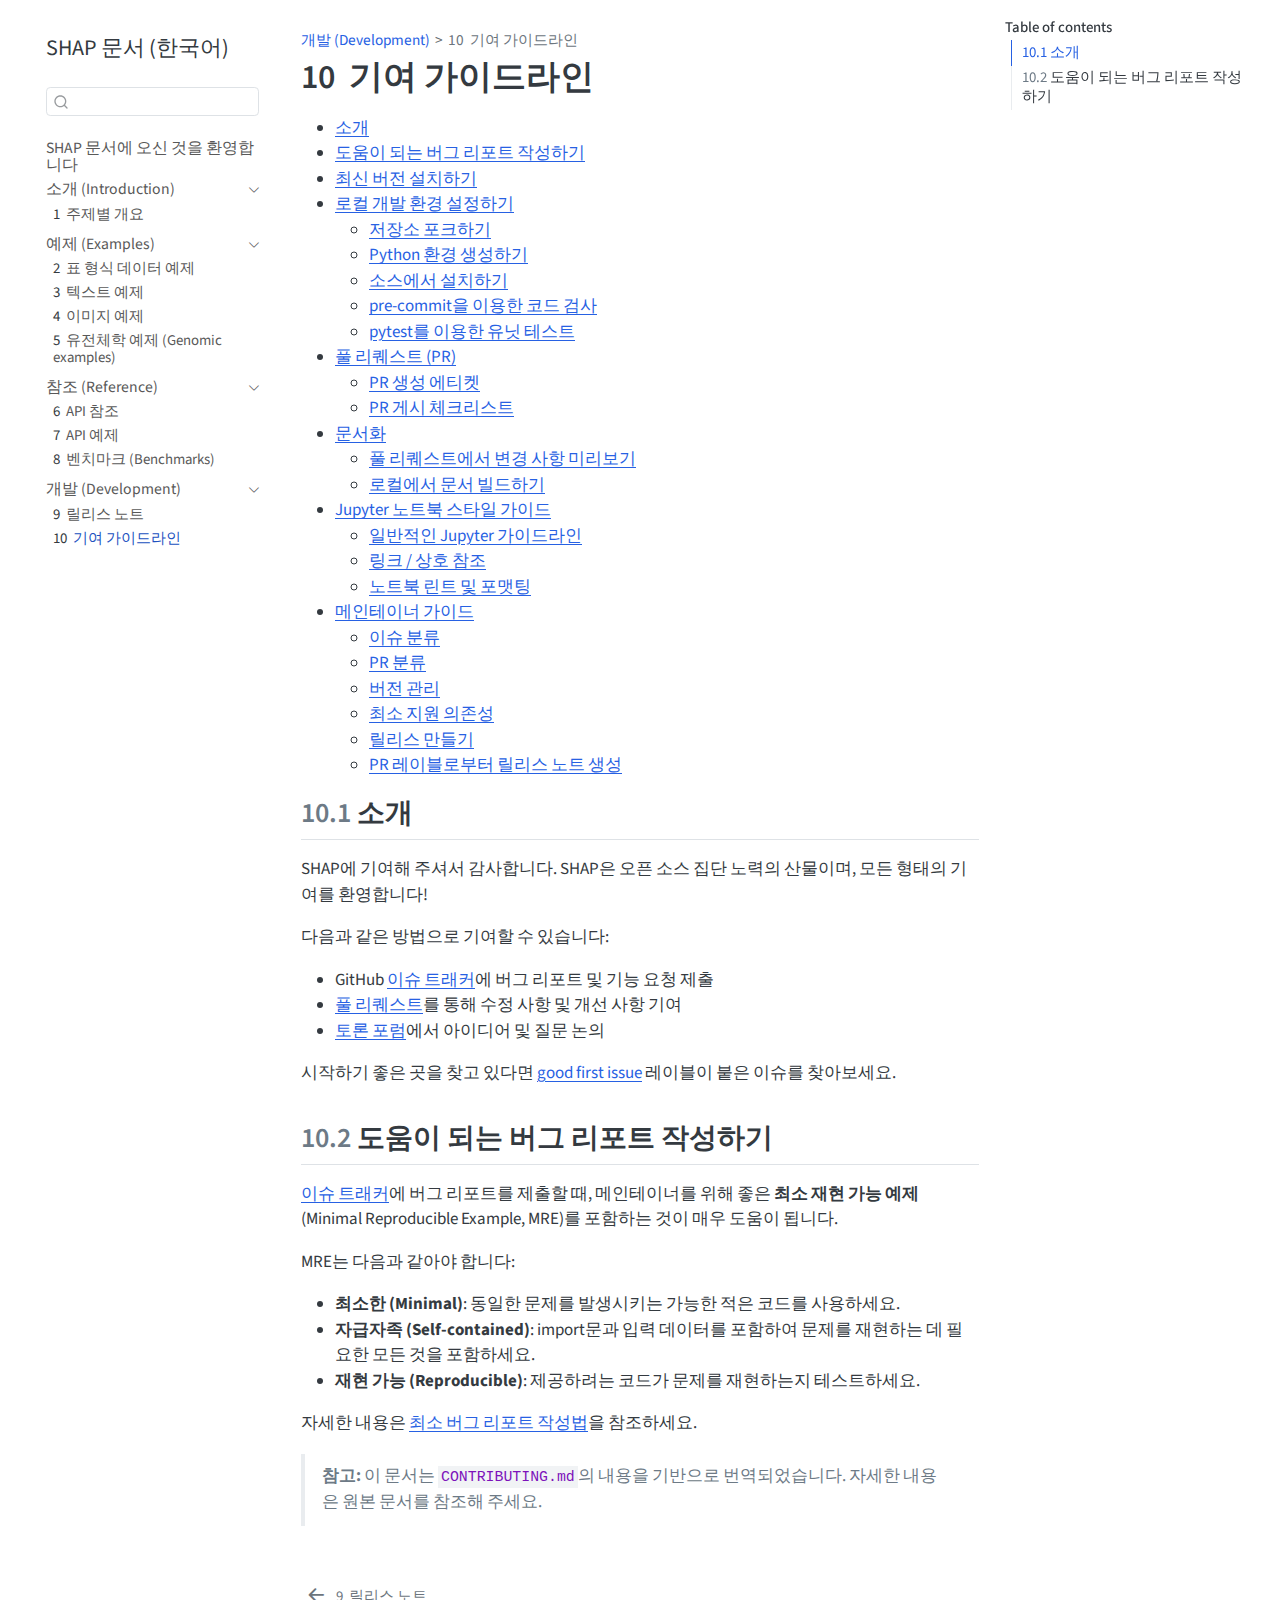
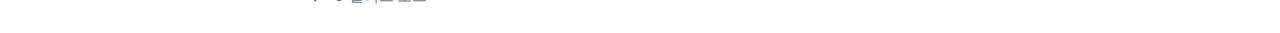
<file: contributing.html>
<!DOCTYPE html>
<html xmlns="http://www.w3.org/1999/xhtml" lang="en" xml:lang="en"><head>

<meta charset="utf-8">
<meta name="generator" content="quarto-1.8.27">

<meta name="viewport" content="width=device-width, initial-scale=1.0, user-scalable=yes">


<title>10&nbsp; 기여 가이드라인 – SHAP 문서 (한국어)</title>
<style>
code{white-space: pre-wrap;}
span.smallcaps{font-variant: small-caps;}
div.columns{display: flex; gap: min(4vw, 1.5em);}
div.column{flex: auto; overflow-x: auto;}
div.hanging-indent{margin-left: 1.5em; text-indent: -1.5em;}
ul.task-list{list-style: none;}
ul.task-list li input[type="checkbox"] {
  width: 0.8em;
  margin: 0 0.8em 0.2em -1em; /* quarto-specific, see https://github.com/quarto-dev/quarto-cli/issues/4556 */ 
  vertical-align: middle;
}
</style>


<script src="site_libs/quarto-nav/quarto-nav.js"></script>
<script src="site_libs/quarto-nav/headroom.min.js"></script>
<script src="site_libs/clipboard/clipboard.min.js"></script>
<script src="site_libs/quarto-search/autocomplete.umd.js"></script>
<script src="site_libs/quarto-search/fuse.min.js"></script>
<script src="site_libs/quarto-search/quarto-search.js"></script>
<meta name="quarto:offset" content="./">
<link href="./release_notes.html" rel="prev">
<script src="site_libs/quarto-html/quarto.js" type="module"></script>
<script src="site_libs/quarto-html/tabsets/tabsets.js" type="module"></script>
<script src="site_libs/quarto-html/axe/axe-check.js" type="module"></script>
<script src="site_libs/quarto-html/popper.min.js"></script>
<script src="site_libs/quarto-html/tippy.umd.min.js"></script>
<script src="site_libs/quarto-html/anchor.min.js"></script>
<link href="site_libs/quarto-html/tippy.css" rel="stylesheet">
<link href="site_libs/quarto-html/quarto-syntax-highlighting-ed96de9b727972fe78a7b5d16c58bf87.css" rel="stylesheet" id="quarto-text-highlighting-styles">
<script src="site_libs/bootstrap/bootstrap.min.js"></script>
<link href="site_libs/bootstrap/bootstrap-icons.css" rel="stylesheet">
<link href="site_libs/bootstrap/bootstrap-803ae4f7a8810f475153517dc3c4ebae.min.css" rel="stylesheet" append-hash="true" id="quarto-bootstrap" data-mode="light">
<script id="quarto-search-options" type="application/json">{
  "location": "sidebar",
  "copy-button": false,
  "collapse-after": 3,
  "panel-placement": "start",
  "type": "textbox",
  "limit": 50,
  "keyboard-shortcut": [
    "f",
    "/",
    "s"
  ],
  "show-item-context": false,
  "language": {
    "search-no-results-text": "No results",
    "search-matching-documents-text": "matching documents",
    "search-copy-link-title": "Copy link to search",
    "search-hide-matches-text": "Hide additional matches",
    "search-more-match-text": "more match in this document",
    "search-more-matches-text": "more matches in this document",
    "search-clear-button-title": "Clear",
    "search-text-placeholder": "",
    "search-detached-cancel-button-title": "Cancel",
    "search-submit-button-title": "Submit",
    "search-label": "Search"
  }
}</script>


</head>

<body class="nav-sidebar floating quarto-light">

<div id="quarto-search-results"></div>
  <header id="quarto-header" class="headroom fixed-top">
  <nav class="quarto-secondary-nav">
    <div class="container-fluid d-flex">
      <button type="button" class="quarto-btn-toggle btn" data-bs-toggle="collapse" role="button" data-bs-target=".quarto-sidebar-collapse-item" aria-controls="quarto-sidebar" aria-expanded="false" aria-label="Toggle sidebar navigation" onclick="if (window.quartoToggleHeadroom) { window.quartoToggleHeadroom(); }">
        <i class="bi bi-layout-text-sidebar-reverse"></i>
      </button>
        <nav class="quarto-page-breadcrumbs" aria-label="breadcrumb"><ol class="breadcrumb"><li class="breadcrumb-item"><a href="./release_notes.html">개발 (Development)</a></li><li class="breadcrumb-item"><a href="./contributing.html"><span class="chapter-number">10</span>&nbsp; <span class="chapter-title">기여 가이드라인</span></a></li></ol></nav>
        <a class="flex-grow-1" role="navigation" data-bs-toggle="collapse" data-bs-target=".quarto-sidebar-collapse-item" aria-controls="quarto-sidebar" aria-expanded="false" aria-label="Toggle sidebar navigation" onclick="if (window.quartoToggleHeadroom) { window.quartoToggleHeadroom(); }">      
        </a>
      <button type="button" class="btn quarto-search-button" aria-label="Search" onclick="window.quartoOpenSearch();">
        <i class="bi bi-search"></i>
      </button>
    </div>
  </nav>
</header>
<!-- content -->
<div id="quarto-content" class="quarto-container page-columns page-rows-contents page-layout-article">
<!-- sidebar -->
  <nav id="quarto-sidebar" class="sidebar collapse collapse-horizontal quarto-sidebar-collapse-item sidebar-navigation floating overflow-auto">
    <div class="pt-lg-2 mt-2 text-left sidebar-header">
    <div class="sidebar-title mb-0 py-0">
      <a href="./">SHAP 문서 (한국어)</a> 
    </div>
      </div>
        <div class="mt-2 flex-shrink-0 align-items-center">
        <div class="sidebar-search">
        <div id="quarto-search" class="" title="Search"></div>
        </div>
        </div>
    <div class="sidebar-menu-container"> 
    <ul class="list-unstyled mt-1">
        <li class="sidebar-item">
  <div class="sidebar-item-container"> 
  <a href="./index.html" class="sidebar-item-text sidebar-link">
 <span class="menu-text">SHAP 문서에 오신 것을 환영합니다</span></a>
  </div>
</li>
        <li class="sidebar-item sidebar-item-section">
      <div class="sidebar-item-container"> 
            <a class="sidebar-item-text sidebar-link text-start" data-bs-toggle="collapse" data-bs-target="#quarto-sidebar-section-1" role="navigation" aria-expanded="true">
 <span class="menu-text">소개 (Introduction)</span></a>
          <a class="sidebar-item-toggle text-start" data-bs-toggle="collapse" data-bs-target="#quarto-sidebar-section-1" role="navigation" aria-expanded="true" aria-label="Toggle section">
            <i class="bi bi-chevron-right ms-2"></i>
          </a> 
      </div>
      <ul id="quarto-sidebar-section-1" class="collapse list-unstyled sidebar-section depth1 show">  
          <li class="sidebar-item">
  <div class="sidebar-item-container"> 
  <a href="./overviews.html" class="sidebar-item-text sidebar-link">
 <span class="menu-text"><span class="chapter-number">1</span>&nbsp; <span class="chapter-title">주제별 개요</span></span></a>
  </div>
</li>
      </ul>
  </li>
        <li class="sidebar-item sidebar-item-section">
      <div class="sidebar-item-container"> 
            <a class="sidebar-item-text sidebar-link text-start" data-bs-toggle="collapse" data-bs-target="#quarto-sidebar-section-2" role="navigation" aria-expanded="true">
 <span class="menu-text">예제 (Examples)</span></a>
          <a class="sidebar-item-toggle text-start" data-bs-toggle="collapse" data-bs-target="#quarto-sidebar-section-2" role="navigation" aria-expanded="true" aria-label="Toggle section">
            <i class="bi bi-chevron-right ms-2"></i>
          </a> 
      </div>
      <ul id="quarto-sidebar-section-2" class="collapse list-unstyled sidebar-section depth1 show">  
          <li class="sidebar-item">
  <div class="sidebar-item-container"> 
  <a href="./tabular_examples.html" class="sidebar-item-text sidebar-link">
 <span class="menu-text"><span class="chapter-number">2</span>&nbsp; <span class="chapter-title">표 형식 데이터 예제</span></span></a>
  </div>
</li>
          <li class="sidebar-item">
  <div class="sidebar-item-container"> 
  <a href="./text_examples.html" class="sidebar-item-text sidebar-link">
 <span class="menu-text"><span class="chapter-number">3</span>&nbsp; <span class="chapter-title">텍스트 예제</span></span></a>
  </div>
</li>
          <li class="sidebar-item">
  <div class="sidebar-item-container"> 
  <a href="./image_examples.html" class="sidebar-item-text sidebar-link">
 <span class="menu-text"><span class="chapter-number">4</span>&nbsp; <span class="chapter-title">이미지 예제</span></span></a>
  </div>
</li>
          <li class="sidebar-item">
  <div class="sidebar-item-container"> 
  <a href="./genomic_examples.html" class="sidebar-item-text sidebar-link">
 <span class="menu-text"><span class="chapter-number">5</span>&nbsp; <span class="chapter-title">유전체학 예제 (Genomic examples)</span></span></a>
  </div>
</li>
      </ul>
  </li>
        <li class="sidebar-item sidebar-item-section">
      <div class="sidebar-item-container"> 
            <a class="sidebar-item-text sidebar-link text-start" data-bs-toggle="collapse" data-bs-target="#quarto-sidebar-section-3" role="navigation" aria-expanded="true">
 <span class="menu-text">참조 (Reference)</span></a>
          <a class="sidebar-item-toggle text-start" data-bs-toggle="collapse" data-bs-target="#quarto-sidebar-section-3" role="navigation" aria-expanded="true" aria-label="Toggle section">
            <i class="bi bi-chevron-right ms-2"></i>
          </a> 
      </div>
      <ul id="quarto-sidebar-section-3" class="collapse list-unstyled sidebar-section depth1 show">  
          <li class="sidebar-item">
  <div class="sidebar-item-container"> 
  <a href="./api.html" class="sidebar-item-text sidebar-link">
 <span class="menu-text"><span class="chapter-number">6</span>&nbsp; <span class="chapter-title">API 참조</span></span></a>
  </div>
</li>
          <li class="sidebar-item">
  <div class="sidebar-item-container"> 
  <a href="./api_examples.html" class="sidebar-item-text sidebar-link">
 <span class="menu-text"><span class="chapter-number">7</span>&nbsp; <span class="chapter-title">API 예제</span></span></a>
  </div>
</li>
          <li class="sidebar-item">
  <div class="sidebar-item-container"> 
  <a href="./benchmarks.html" class="sidebar-item-text sidebar-link">
 <span class="menu-text"><span class="chapter-number">8</span>&nbsp; <span class="chapter-title">벤치마크 (Benchmarks)</span></span></a>
  </div>
</li>
      </ul>
  </li>
        <li class="sidebar-item sidebar-item-section">
      <div class="sidebar-item-container"> 
            <a class="sidebar-item-text sidebar-link text-start" data-bs-toggle="collapse" data-bs-target="#quarto-sidebar-section-4" role="navigation" aria-expanded="true">
 <span class="menu-text">개발 (Development)</span></a>
          <a class="sidebar-item-toggle text-start" data-bs-toggle="collapse" data-bs-target="#quarto-sidebar-section-4" role="navigation" aria-expanded="true" aria-label="Toggle section">
            <i class="bi bi-chevron-right ms-2"></i>
          </a> 
      </div>
      <ul id="quarto-sidebar-section-4" class="collapse list-unstyled sidebar-section depth1 show">  
          <li class="sidebar-item">
  <div class="sidebar-item-container"> 
  <a href="./release_notes.html" class="sidebar-item-text sidebar-link">
 <span class="menu-text"><span class="chapter-number">9</span>&nbsp; <span class="chapter-title">릴리스 노트</span></span></a>
  </div>
</li>
          <li class="sidebar-item">
  <div class="sidebar-item-container"> 
  <a href="./contributing.html" class="sidebar-item-text sidebar-link active">
 <span class="menu-text"><span class="chapter-number">10</span>&nbsp; <span class="chapter-title">기여 가이드라인</span></span></a>
  </div>
</li>
      </ul>
  </li>
    </ul>
    </div>
</nav>
<div id="quarto-sidebar-glass" class="quarto-sidebar-collapse-item" data-bs-toggle="collapse" data-bs-target=".quarto-sidebar-collapse-item"></div>
<!-- margin-sidebar -->
    <div id="quarto-margin-sidebar" class="sidebar margin-sidebar">
        <nav id="TOC" role="doc-toc" class="toc-active">
    <h2 id="toc-title">Table of contents</h2>
   
  <ul>
  <li><a href="#소개" id="toc-소개" class="nav-link active" data-scroll-target="#소개"><span class="header-section-number">10.1</span> 소개</a></li>
  <li><a href="#도움이-되는-버그-리포트-작성하기" id="toc-도움이-되는-버그-리포트-작성하기" class="nav-link" data-scroll-target="#도움이-되는-버그-리포트-작성하기"><span class="header-section-number">10.2</span> 도움이 되는 버그 리포트 작성하기</a></li>
  </ul>
</nav>
    </div>
<!-- main -->
<main class="content" id="quarto-document-content">

<header id="title-block-header" class="quarto-title-block default"><nav class="quarto-page-breadcrumbs quarto-title-breadcrumbs d-none d-lg-block" aria-label="breadcrumb"><ol class="breadcrumb"><li class="breadcrumb-item"><a href="./release_notes.html">개발 (Development)</a></li><li class="breadcrumb-item"><a href="./contributing.html"><span class="chapter-number">10</span>&nbsp; <span class="chapter-title">기여 가이드라인</span></a></li></ol></nav>
<div class="quarto-title">
<h1 class="title"><span class="chapter-number">10</span>&nbsp; <span class="chapter-title">기여 가이드라인</span></h1>
</div>



<div class="quarto-title-meta">

    
  
    
  </div>
  


</header>


<ul>
<li><a href="#introduction">소개</a></li>
<li><a href="#writing-helpful-bug-reports">도움이 되는 버그 리포트 작성하기</a></li>
<li><a href="#installing-the-latest-version">최신 버전 설치하기</a></li>
<li><a href="#setting-up-a-local-development-environment">로컬 개발 환경 설정하기</a>
<ul>
<li><a href="#fork-the-repository">저장소 포크하기</a></li>
<li><a href="#creating-a-python-environment">Python 환경 생성하기</a></li>
<li><a href="#installing-from-source">소스에서 설치하기</a></li>
<li><a href="#code-checks-with-precommit">pre-commit을 이용한 코드 검사</a></li>
<li><a href="#unit-tests-with-pytest">pytest를 이용한 유닛 테스트</a></li>
</ul></li>
<li><a href="#pull-requests-prs">풀 리퀘스트 (PR)</a>
<ul>
<li><a href="#etiquette-for-creating-prs">PR 생성 에티켓</a></li>
<li><a href="#checklist-for-publishing-prs">PR 게시 체크리스트</a></li>
</ul></li>
<li><a href="#documentation">문서화</a>
<ul>
<li><a href="#previewing-changes-on-pull-requests">풀 리퀘스트에서 변경 사항 미리보기</a></li>
<li><a href="#building-the-docs-locally">로컬에서 문서 빌드하기</a></li>
</ul></li>
<li><a href="#jupyter-notebook-style-guide">Jupyter 노트북 스타일 가이드</a>
<ul>
<li><a href="#general-jupyter-guidelines">일반적인 Jupyter 가이드라인</a></li>
<li><a href="#links--cross-references">링크 / 상호 참조</a></li>
<li><a href="#notebook-linting-and-formatting">노트북 린트 및 포맷팅</a></li>
</ul></li>
<li><a href="#maintainer-guide">메인테이너 가이드</a>
<ul>
<li><a href="#issue-triage">이슈 분류</a></li>
<li><a href="#pr-triage">PR 분류</a></li>
<li><a href="#versioning">버전 관리</a></li>
<li><a href="#minimum-supported-dependencies">최소 지원 의존성</a></li>
<li><a href="#making-releases">릴리스 만들기</a></li>
<li><a href="#release-notes-from-pr-labels">PR 레이블로부터 릴리스 노트 생성</a></li>
</ul></li>
</ul>
<section id="소개" class="level2" data-number="10.1">
<h2 data-number="10.1" class="anchored" data-anchor-id="소개"><span class="header-section-number">10.1</span> 소개</h2>
<p>SHAP에 기여해 주셔서 감사합니다. SHAP은 오픈 소스 집단 노력의 산물이며, 모든 형태의 기여를 환영합니다!</p>
<p>다음과 같은 방법으로 기여할 수 있습니다:</p>
<ul>
<li>GitHub <a href="https://github.com/shap/shap/issues">이슈 트래커</a>에 버그 리포트 및 기능 요청 제출</li>
<li><a href="https://github.com/shap/shap/pulls">풀 리퀘스트</a>를 통해 수정 사항 및 개선 사항 기여</li>
<li><a href="https://github.com/shap/shap/discussions">토론 포럼</a>에서 아이디어 및 질문 논의</li>
</ul>
<p>시작하기 좋은 곳을 찾고 있다면 <a href="https://github.com/shap/shap/issues?q=is%3Aopen+is%3Aissue+label%3A%22good+first+issue%22">good first issue</a> 레이블이 붙은 이슈를 찾아보세요.</p>
</section>
<section id="도움이-되는-버그-리포트-작성하기" class="level2" data-number="10.2">
<h2 data-number="10.2" class="anchored" data-anchor-id="도움이-되는-버그-리포트-작성하기"><span class="header-section-number">10.2</span> 도움이 되는 버그 리포트 작성하기</h2>
<p><a href="https://github.com/shap/shap/issues">이슈 트래커</a>에 버그 리포트를 제출할 때, 메인테이너를 위해 좋은 <strong>최소 재현 가능 예제</strong> (Minimal Reproducible Example, MRE)를 포함하는 것이 매우 도움이 됩니다.</p>
<p>MRE는 다음과 같아야 합니다:</p>
<ul>
<li><strong>최소한 (Minimal)</strong>: 동일한 문제를 발생시키는 가능한 적은 코드를 사용하세요.</li>
<li><strong>자급자족 (Self-contained)</strong>: import문과 입력 데이터를 포함하여 문제를 재현하는 데 필요한 모든 것을 포함하세요.</li>
<li><strong>재현 가능 (Reproducible)</strong>: 제공하려는 코드가 문제를 재현하는지 테스트하세요.</li>
</ul>
<p>자세한 내용은 <a href="https://matthewrocklin.com/minimal-bug-reports">최소 버그 리포트 작성법</a>을 참조하세요.</p>
<blockquote class="blockquote">
<p><strong>참고:</strong> 이 문서는 <code>CONTRIBUTING.md</code>의 내용을 기반으로 번역되었습니다. 자세한 내용은 원본 문서를 참조해 주세요.</p>
</blockquote>


</section>

</main> <!-- /main -->
<script id="quarto-html-after-body" type="application/javascript">
  window.document.addEventListener("DOMContentLoaded", function (event) {
    const icon = "";
    const anchorJS = new window.AnchorJS();
    anchorJS.options = {
      placement: 'right',
      icon: icon
    };
    anchorJS.add('.anchored');
    const isCodeAnnotation = (el) => {
      for (const clz of el.classList) {
        if (clz.startsWith('code-annotation-')) {                     
          return true;
        }
      }
      return false;
    }
    const onCopySuccess = function(e) {
      // button target
      const button = e.trigger;
      // don't keep focus
      button.blur();
      // flash "checked"
      button.classList.add('code-copy-button-checked');
      var currentTitle = button.getAttribute("title");
      button.setAttribute("title", "Copied!");
      let tooltip;
      if (window.bootstrap) {
        button.setAttribute("data-bs-toggle", "tooltip");
        button.setAttribute("data-bs-placement", "left");
        button.setAttribute("data-bs-title", "Copied!");
        tooltip = new bootstrap.Tooltip(button, 
          { trigger: "manual", 
            customClass: "code-copy-button-tooltip",
            offset: [0, -8]});
        tooltip.show();    
      }
      setTimeout(function() {
        if (tooltip) {
          tooltip.hide();
          button.removeAttribute("data-bs-title");
          button.removeAttribute("data-bs-toggle");
          button.removeAttribute("data-bs-placement");
        }
        button.setAttribute("title", currentTitle);
        button.classList.remove('code-copy-button-checked');
      }, 1000);
      // clear code selection
      e.clearSelection();
    }
    const getTextToCopy = function(trigger) {
      const outerScaffold = trigger.parentElement.cloneNode(true);
      const codeEl = outerScaffold.querySelector('code');
      for (const childEl of codeEl.children) {
        if (isCodeAnnotation(childEl)) {
          childEl.remove();
        }
      }
      return codeEl.innerText;
    }
    const clipboard = new window.ClipboardJS('.code-copy-button:not([data-in-quarto-modal])', {
      text: getTextToCopy
    });
    clipboard.on('success', onCopySuccess);
    if (window.document.getElementById('quarto-embedded-source-code-modal')) {
      const clipboardModal = new window.ClipboardJS('.code-copy-button[data-in-quarto-modal]', {
        text: getTextToCopy,
        container: window.document.getElementById('quarto-embedded-source-code-modal')
      });
      clipboardModal.on('success', onCopySuccess);
    }
      var localhostRegex = new RegExp(/^(?:http|https):\/\/localhost\:?[0-9]*\//);
      var mailtoRegex = new RegExp(/^mailto:/);
        var filterRegex = new RegExp('/' + window.location.host + '/');
      var isInternal = (href) => {
          return filterRegex.test(href) || localhostRegex.test(href) || mailtoRegex.test(href);
      }
      // Inspect non-navigation links and adorn them if external
     var links = window.document.querySelectorAll('a[href]:not(.nav-link):not(.navbar-brand):not(.toc-action):not(.sidebar-link):not(.sidebar-item-toggle):not(.pagination-link):not(.no-external):not([aria-hidden]):not(.dropdown-item):not(.quarto-navigation-tool):not(.about-link)');
      for (var i=0; i<links.length; i++) {
        const link = links[i];
        if (!isInternal(link.href)) {
          // undo the damage that might have been done by quarto-nav.js in the case of
          // links that we want to consider external
          if (link.dataset.originalHref !== undefined) {
            link.href = link.dataset.originalHref;
          }
        }
      }
    function tippyHover(el, contentFn, onTriggerFn, onUntriggerFn) {
      const config = {
        allowHTML: true,
        maxWidth: 500,
        delay: 100,
        arrow: false,
        appendTo: function(el) {
            return el.parentElement;
        },
        interactive: true,
        interactiveBorder: 10,
        theme: 'quarto',
        placement: 'bottom-start',
      };
      if (contentFn) {
        config.content = contentFn;
      }
      if (onTriggerFn) {
        config.onTrigger = onTriggerFn;
      }
      if (onUntriggerFn) {
        config.onUntrigger = onUntriggerFn;
      }
      window.tippy(el, config); 
    }
    const noterefs = window.document.querySelectorAll('a[role="doc-noteref"]');
    for (var i=0; i<noterefs.length; i++) {
      const ref = noterefs[i];
      tippyHover(ref, function() {
        // use id or data attribute instead here
        let href = ref.getAttribute('data-footnote-href') || ref.getAttribute('href');
        try { href = new URL(href).hash; } catch {}
        const id = href.replace(/^#\/?/, "");
        const note = window.document.getElementById(id);
        if (note) {
          return note.innerHTML;
        } else {
          return "";
        }
      });
    }
    const xrefs = window.document.querySelectorAll('a.quarto-xref');
    const processXRef = (id, note) => {
      // Strip column container classes
      const stripColumnClz = (el) => {
        el.classList.remove("page-full", "page-columns");
        if (el.children) {
          for (const child of el.children) {
            stripColumnClz(child);
          }
        }
      }
      stripColumnClz(note)
      if (id === null || id.startsWith('sec-')) {
        // Special case sections, only their first couple elements
        const container = document.createElement("div");
        if (note.children && note.children.length > 2) {
          container.appendChild(note.children[0].cloneNode(true));
          for (let i = 1; i < note.children.length; i++) {
            const child = note.children[i];
            if (child.tagName === "P" && child.innerText === "") {
              continue;
            } else {
              container.appendChild(child.cloneNode(true));
              break;
            }
          }
          if (window.Quarto?.typesetMath) {
            window.Quarto.typesetMath(container);
          }
          return container.innerHTML
        } else {
          if (window.Quarto?.typesetMath) {
            window.Quarto.typesetMath(note);
          }
          return note.innerHTML;
        }
      } else {
        // Remove any anchor links if they are present
        const anchorLink = note.querySelector('a.anchorjs-link');
        if (anchorLink) {
          anchorLink.remove();
        }
        if (window.Quarto?.typesetMath) {
          window.Quarto.typesetMath(note);
        }
        if (note.classList.contains("callout")) {
          return note.outerHTML;
        } else {
          return note.innerHTML;
        }
      }
    }
    for (var i=0; i<xrefs.length; i++) {
      const xref = xrefs[i];
      tippyHover(xref, undefined, function(instance) {
        instance.disable();
        let url = xref.getAttribute('href');
        let hash = undefined; 
        if (url.startsWith('#')) {
          hash = url;
        } else {
          try { hash = new URL(url).hash; } catch {}
        }
        if (hash) {
          const id = hash.replace(/^#\/?/, "");
          const note = window.document.getElementById(id);
          if (note !== null) {
            try {
              const html = processXRef(id, note.cloneNode(true));
              instance.setContent(html);
            } finally {
              instance.enable();
              instance.show();
            }
          } else {
            // See if we can fetch this
            fetch(url.split('#')[0])
            .then(res => res.text())
            .then(html => {
              const parser = new DOMParser();
              const htmlDoc = parser.parseFromString(html, "text/html");
              const note = htmlDoc.getElementById(id);
              if (note !== null) {
                const html = processXRef(id, note);
                instance.setContent(html);
              } 
            }).finally(() => {
              instance.enable();
              instance.show();
            });
          }
        } else {
          // See if we can fetch a full url (with no hash to target)
          // This is a special case and we should probably do some content thinning / targeting
          fetch(url)
          .then(res => res.text())
          .then(html => {
            const parser = new DOMParser();
            const htmlDoc = parser.parseFromString(html, "text/html");
            const note = htmlDoc.querySelector('main.content');
            if (note !== null) {
              // This should only happen for chapter cross references
              // (since there is no id in the URL)
              // remove the first header
              if (note.children.length > 0 && note.children[0].tagName === "HEADER") {
                note.children[0].remove();
              }
              const html = processXRef(null, note);
              instance.setContent(html);
            } 
          }).finally(() => {
            instance.enable();
            instance.show();
          });
        }
      }, function(instance) {
      });
    }
        let selectedAnnoteEl;
        const selectorForAnnotation = ( cell, annotation) => {
          let cellAttr = 'data-code-cell="' + cell + '"';
          let lineAttr = 'data-code-annotation="' +  annotation + '"';
          const selector = 'span[' + cellAttr + '][' + lineAttr + ']';
          return selector;
        }
        const selectCodeLines = (annoteEl) => {
          const doc = window.document;
          const targetCell = annoteEl.getAttribute("data-target-cell");
          const targetAnnotation = annoteEl.getAttribute("data-target-annotation");
          const annoteSpan = window.document.querySelector(selectorForAnnotation(targetCell, targetAnnotation));
          const lines = annoteSpan.getAttribute("data-code-lines").split(",");
          const lineIds = lines.map((line) => {
            return targetCell + "-" + line;
          })
          let top = null;
          let height = null;
          let parent = null;
          if (lineIds.length > 0) {
              //compute the position of the single el (top and bottom and make a div)
              const el = window.document.getElementById(lineIds[0]);
              top = el.offsetTop;
              height = el.offsetHeight;
              parent = el.parentElement.parentElement;
            if (lineIds.length > 1) {
              const lastEl = window.document.getElementById(lineIds[lineIds.length - 1]);
              const bottom = lastEl.offsetTop + lastEl.offsetHeight;
              height = bottom - top;
            }
            if (top !== null && height !== null && parent !== null) {
              // cook up a div (if necessary) and position it 
              let div = window.document.getElementById("code-annotation-line-highlight");
              if (div === null) {
                div = window.document.createElement("div");
                div.setAttribute("id", "code-annotation-line-highlight");
                div.style.position = 'absolute';
                parent.appendChild(div);
              }
              div.style.top = top - 2 + "px";
              div.style.height = height + 4 + "px";
              div.style.left = 0;
              let gutterDiv = window.document.getElementById("code-annotation-line-highlight-gutter");
              if (gutterDiv === null) {
                gutterDiv = window.document.createElement("div");
                gutterDiv.setAttribute("id", "code-annotation-line-highlight-gutter");
                gutterDiv.style.position = 'absolute';
                const codeCell = window.document.getElementById(targetCell);
                const gutter = codeCell.querySelector('.code-annotation-gutter');
                gutter.appendChild(gutterDiv);
              }
              gutterDiv.style.top = top - 2 + "px";
              gutterDiv.style.height = height + 4 + "px";
            }
            selectedAnnoteEl = annoteEl;
          }
        };
        const unselectCodeLines = () => {
          const elementsIds = ["code-annotation-line-highlight", "code-annotation-line-highlight-gutter"];
          elementsIds.forEach((elId) => {
            const div = window.document.getElementById(elId);
            if (div) {
              div.remove();
            }
          });
          selectedAnnoteEl = undefined;
        };
          // Handle positioning of the toggle
      window.addEventListener(
        "resize",
        throttle(() => {
          elRect = undefined;
          if (selectedAnnoteEl) {
            selectCodeLines(selectedAnnoteEl);
          }
        }, 10)
      );
      function throttle(fn, ms) {
      let throttle = false;
      let timer;
        return (...args) => {
          if(!throttle) { // first call gets through
              fn.apply(this, args);
              throttle = true;
          } else { // all the others get throttled
              if(timer) clearTimeout(timer); // cancel #2
              timer = setTimeout(() => {
                fn.apply(this, args);
                timer = throttle = false;
              }, ms);
          }
        };
      }
        // Attach click handler to the DT
        const annoteDls = window.document.querySelectorAll('dt[data-target-cell]');
        for (const annoteDlNode of annoteDls) {
          annoteDlNode.addEventListener('click', (event) => {
            const clickedEl = event.target;
            if (clickedEl !== selectedAnnoteEl) {
              unselectCodeLines();
              const activeEl = window.document.querySelector('dt[data-target-cell].code-annotation-active');
              if (activeEl) {
                activeEl.classList.remove('code-annotation-active');
              }
              selectCodeLines(clickedEl);
              clickedEl.classList.add('code-annotation-active');
            } else {
              // Unselect the line
              unselectCodeLines();
              clickedEl.classList.remove('code-annotation-active');
            }
          });
        }
    const findCites = (el) => {
      const parentEl = el.parentElement;
      if (parentEl) {
        const cites = parentEl.dataset.cites;
        if (cites) {
          return {
            el,
            cites: cites.split(' ')
          };
        } else {
          return findCites(el.parentElement)
        }
      } else {
        return undefined;
      }
    };
    var bibliorefs = window.document.querySelectorAll('a[role="doc-biblioref"]');
    for (var i=0; i<bibliorefs.length; i++) {
      const ref = bibliorefs[i];
      const citeInfo = findCites(ref);
      if (citeInfo) {
        tippyHover(citeInfo.el, function() {
          var popup = window.document.createElement('div');
          citeInfo.cites.forEach(function(cite) {
            var citeDiv = window.document.createElement('div');
            citeDiv.classList.add('hanging-indent');
            citeDiv.classList.add('csl-entry');
            var biblioDiv = window.document.getElementById('ref-' + cite);
            if (biblioDiv) {
              citeDiv.innerHTML = biblioDiv.innerHTML;
            }
            popup.appendChild(citeDiv);
          });
          return popup.innerHTML;
        });
      }
    }
  });
  </script>
<nav class="page-navigation">
  <div class="nav-page nav-page-previous">
      <a href="./release_notes.html" class="pagination-link" aria-label="릴리스 노트">
        <i class="bi bi-arrow-left-short"></i> <span class="nav-page-text"><span class="chapter-number">9</span>&nbsp; <span class="chapter-title">릴리스 노트</span></span>
      </a>          
  </div>
  <div class="nav-page nav-page-next">
  </div>
</nav>
</div> <!-- /content -->




</body></html>
</file>
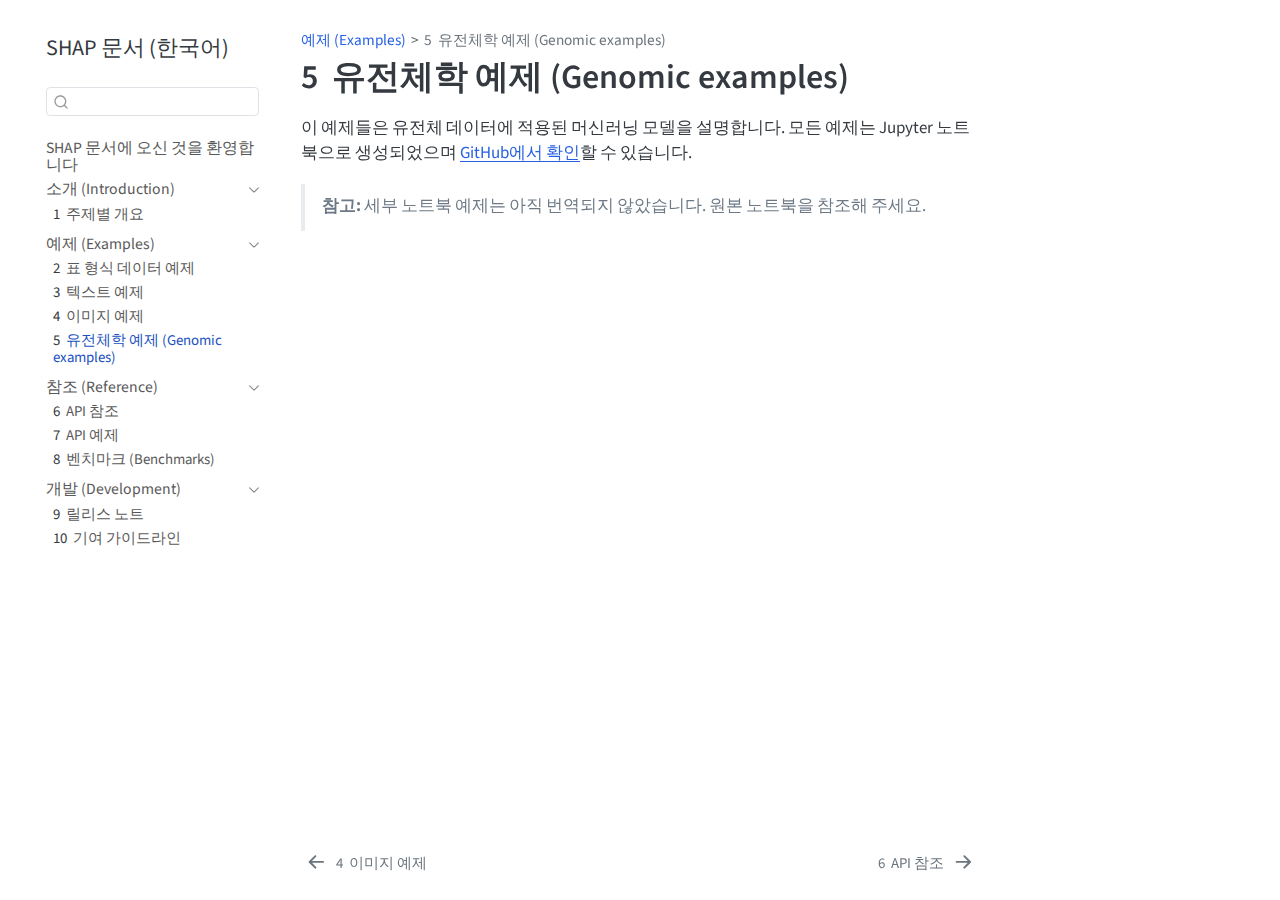
<file: genomic_examples.html>
<!DOCTYPE html>
<html xmlns="http://www.w3.org/1999/xhtml" lang="en" xml:lang="en"><head>

<meta charset="utf-8">
<meta name="generator" content="quarto-1.8.27">

<meta name="viewport" content="width=device-width, initial-scale=1.0, user-scalable=yes">


<title>5&nbsp; 유전체학 예제 (Genomic examples) – SHAP 문서 (한국어)</title>
<style>
code{white-space: pre-wrap;}
span.smallcaps{font-variant: small-caps;}
div.columns{display: flex; gap: min(4vw, 1.5em);}
div.column{flex: auto; overflow-x: auto;}
div.hanging-indent{margin-left: 1.5em; text-indent: -1.5em;}
ul.task-list{list-style: none;}
ul.task-list li input[type="checkbox"] {
  width: 0.8em;
  margin: 0 0.8em 0.2em -1em; /* quarto-specific, see https://github.com/quarto-dev/quarto-cli/issues/4556 */ 
  vertical-align: middle;
}
</style>


<script src="site_libs/quarto-nav/quarto-nav.js"></script>
<script src="site_libs/quarto-nav/headroom.min.js"></script>
<script src="site_libs/clipboard/clipboard.min.js"></script>
<script src="site_libs/quarto-search/autocomplete.umd.js"></script>
<script src="site_libs/quarto-search/fuse.min.js"></script>
<script src="site_libs/quarto-search/quarto-search.js"></script>
<meta name="quarto:offset" content="./">
<link href="./api.html" rel="next">
<link href="./image_examples.html" rel="prev">
<script src="site_libs/quarto-html/quarto.js" type="module"></script>
<script src="site_libs/quarto-html/tabsets/tabsets.js" type="module"></script>
<script src="site_libs/quarto-html/axe/axe-check.js" type="module"></script>
<script src="site_libs/quarto-html/popper.min.js"></script>
<script src="site_libs/quarto-html/tippy.umd.min.js"></script>
<script src="site_libs/quarto-html/anchor.min.js"></script>
<link href="site_libs/quarto-html/tippy.css" rel="stylesheet">
<link href="site_libs/quarto-html/quarto-syntax-highlighting-ed96de9b727972fe78a7b5d16c58bf87.css" rel="stylesheet" id="quarto-text-highlighting-styles">
<script src="site_libs/bootstrap/bootstrap.min.js"></script>
<link href="site_libs/bootstrap/bootstrap-icons.css" rel="stylesheet">
<link href="site_libs/bootstrap/bootstrap-803ae4f7a8810f475153517dc3c4ebae.min.css" rel="stylesheet" append-hash="true" id="quarto-bootstrap" data-mode="light">
<script id="quarto-search-options" type="application/json">{
  "location": "sidebar",
  "copy-button": false,
  "collapse-after": 3,
  "panel-placement": "start",
  "type": "textbox",
  "limit": 50,
  "keyboard-shortcut": [
    "f",
    "/",
    "s"
  ],
  "show-item-context": false,
  "language": {
    "search-no-results-text": "No results",
    "search-matching-documents-text": "matching documents",
    "search-copy-link-title": "Copy link to search",
    "search-hide-matches-text": "Hide additional matches",
    "search-more-match-text": "more match in this document",
    "search-more-matches-text": "more matches in this document",
    "search-clear-button-title": "Clear",
    "search-text-placeholder": "",
    "search-detached-cancel-button-title": "Cancel",
    "search-submit-button-title": "Submit",
    "search-label": "Search"
  }
}</script>


</head>

<body class="nav-sidebar floating quarto-light">

<div id="quarto-search-results"></div>
  <header id="quarto-header" class="headroom fixed-top">
  <nav class="quarto-secondary-nav">
    <div class="container-fluid d-flex">
      <button type="button" class="quarto-btn-toggle btn" data-bs-toggle="collapse" role="button" data-bs-target=".quarto-sidebar-collapse-item" aria-controls="quarto-sidebar" aria-expanded="false" aria-label="Toggle sidebar navigation" onclick="if (window.quartoToggleHeadroom) { window.quartoToggleHeadroom(); }">
        <i class="bi bi-layout-text-sidebar-reverse"></i>
      </button>
        <nav class="quarto-page-breadcrumbs" aria-label="breadcrumb"><ol class="breadcrumb"><li class="breadcrumb-item"><a href="./tabular_examples.html">예제 (Examples)</a></li><li class="breadcrumb-item"><a href="./genomic_examples.html"><span class="chapter-number">5</span>&nbsp; <span class="chapter-title">유전체학 예제 (Genomic examples)</span></a></li></ol></nav>
        <a class="flex-grow-1" role="navigation" data-bs-toggle="collapse" data-bs-target=".quarto-sidebar-collapse-item" aria-controls="quarto-sidebar" aria-expanded="false" aria-label="Toggle sidebar navigation" onclick="if (window.quartoToggleHeadroom) { window.quartoToggleHeadroom(); }">      
        </a>
      <button type="button" class="btn quarto-search-button" aria-label="Search" onclick="window.quartoOpenSearch();">
        <i class="bi bi-search"></i>
      </button>
    </div>
  </nav>
</header>
<!-- content -->
<div id="quarto-content" class="quarto-container page-columns page-rows-contents page-layout-article">
<!-- sidebar -->
  <nav id="quarto-sidebar" class="sidebar collapse collapse-horizontal quarto-sidebar-collapse-item sidebar-navigation floating overflow-auto">
    <div class="pt-lg-2 mt-2 text-left sidebar-header">
    <div class="sidebar-title mb-0 py-0">
      <a href="./">SHAP 문서 (한국어)</a> 
    </div>
      </div>
        <div class="mt-2 flex-shrink-0 align-items-center">
        <div class="sidebar-search">
        <div id="quarto-search" class="" title="Search"></div>
        </div>
        </div>
    <div class="sidebar-menu-container"> 
    <ul class="list-unstyled mt-1">
        <li class="sidebar-item">
  <div class="sidebar-item-container"> 
  <a href="./index.html" class="sidebar-item-text sidebar-link">
 <span class="menu-text">SHAP 문서에 오신 것을 환영합니다</span></a>
  </div>
</li>
        <li class="sidebar-item sidebar-item-section">
      <div class="sidebar-item-container"> 
            <a class="sidebar-item-text sidebar-link text-start" data-bs-toggle="collapse" data-bs-target="#quarto-sidebar-section-1" role="navigation" aria-expanded="true">
 <span class="menu-text">소개 (Introduction)</span></a>
          <a class="sidebar-item-toggle text-start" data-bs-toggle="collapse" data-bs-target="#quarto-sidebar-section-1" role="navigation" aria-expanded="true" aria-label="Toggle section">
            <i class="bi bi-chevron-right ms-2"></i>
          </a> 
      </div>
      <ul id="quarto-sidebar-section-1" class="collapse list-unstyled sidebar-section depth1 show">  
          <li class="sidebar-item">
  <div class="sidebar-item-container"> 
  <a href="./overviews.html" class="sidebar-item-text sidebar-link">
 <span class="menu-text"><span class="chapter-number">1</span>&nbsp; <span class="chapter-title">주제별 개요</span></span></a>
  </div>
</li>
      </ul>
  </li>
        <li class="sidebar-item sidebar-item-section">
      <div class="sidebar-item-container"> 
            <a class="sidebar-item-text sidebar-link text-start" data-bs-toggle="collapse" data-bs-target="#quarto-sidebar-section-2" role="navigation" aria-expanded="true">
 <span class="menu-text">예제 (Examples)</span></a>
          <a class="sidebar-item-toggle text-start" data-bs-toggle="collapse" data-bs-target="#quarto-sidebar-section-2" role="navigation" aria-expanded="true" aria-label="Toggle section">
            <i class="bi bi-chevron-right ms-2"></i>
          </a> 
      </div>
      <ul id="quarto-sidebar-section-2" class="collapse list-unstyled sidebar-section depth1 show">  
          <li class="sidebar-item">
  <div class="sidebar-item-container"> 
  <a href="./tabular_examples.html" class="sidebar-item-text sidebar-link">
 <span class="menu-text"><span class="chapter-number">2</span>&nbsp; <span class="chapter-title">표 형식 데이터 예제</span></span></a>
  </div>
</li>
          <li class="sidebar-item">
  <div class="sidebar-item-container"> 
  <a href="./text_examples.html" class="sidebar-item-text sidebar-link">
 <span class="menu-text"><span class="chapter-number">3</span>&nbsp; <span class="chapter-title">텍스트 예제</span></span></a>
  </div>
</li>
          <li class="sidebar-item">
  <div class="sidebar-item-container"> 
  <a href="./image_examples.html" class="sidebar-item-text sidebar-link">
 <span class="menu-text"><span class="chapter-number">4</span>&nbsp; <span class="chapter-title">이미지 예제</span></span></a>
  </div>
</li>
          <li class="sidebar-item">
  <div class="sidebar-item-container"> 
  <a href="./genomic_examples.html" class="sidebar-item-text sidebar-link active">
 <span class="menu-text"><span class="chapter-number">5</span>&nbsp; <span class="chapter-title">유전체학 예제 (Genomic examples)</span></span></a>
  </div>
</li>
      </ul>
  </li>
        <li class="sidebar-item sidebar-item-section">
      <div class="sidebar-item-container"> 
            <a class="sidebar-item-text sidebar-link text-start" data-bs-toggle="collapse" data-bs-target="#quarto-sidebar-section-3" role="navigation" aria-expanded="true">
 <span class="menu-text">참조 (Reference)</span></a>
          <a class="sidebar-item-toggle text-start" data-bs-toggle="collapse" data-bs-target="#quarto-sidebar-section-3" role="navigation" aria-expanded="true" aria-label="Toggle section">
            <i class="bi bi-chevron-right ms-2"></i>
          </a> 
      </div>
      <ul id="quarto-sidebar-section-3" class="collapse list-unstyled sidebar-section depth1 show">  
          <li class="sidebar-item">
  <div class="sidebar-item-container"> 
  <a href="./api.html" class="sidebar-item-text sidebar-link">
 <span class="menu-text"><span class="chapter-number">6</span>&nbsp; <span class="chapter-title">API 참조</span></span></a>
  </div>
</li>
          <li class="sidebar-item">
  <div class="sidebar-item-container"> 
  <a href="./api_examples.html" class="sidebar-item-text sidebar-link">
 <span class="menu-text"><span class="chapter-number">7</span>&nbsp; <span class="chapter-title">API 예제</span></span></a>
  </div>
</li>
          <li class="sidebar-item">
  <div class="sidebar-item-container"> 
  <a href="./benchmarks.html" class="sidebar-item-text sidebar-link">
 <span class="menu-text"><span class="chapter-number">8</span>&nbsp; <span class="chapter-title">벤치마크 (Benchmarks)</span></span></a>
  </div>
</li>
      </ul>
  </li>
        <li class="sidebar-item sidebar-item-section">
      <div class="sidebar-item-container"> 
            <a class="sidebar-item-text sidebar-link text-start" data-bs-toggle="collapse" data-bs-target="#quarto-sidebar-section-4" role="navigation" aria-expanded="true">
 <span class="menu-text">개발 (Development)</span></a>
          <a class="sidebar-item-toggle text-start" data-bs-toggle="collapse" data-bs-target="#quarto-sidebar-section-4" role="navigation" aria-expanded="true" aria-label="Toggle section">
            <i class="bi bi-chevron-right ms-2"></i>
          </a> 
      </div>
      <ul id="quarto-sidebar-section-4" class="collapse list-unstyled sidebar-section depth1 show">  
          <li class="sidebar-item">
  <div class="sidebar-item-container"> 
  <a href="./release_notes.html" class="sidebar-item-text sidebar-link">
 <span class="menu-text"><span class="chapter-number">9</span>&nbsp; <span class="chapter-title">릴리스 노트</span></span></a>
  </div>
</li>
          <li class="sidebar-item">
  <div class="sidebar-item-container"> 
  <a href="./contributing.html" class="sidebar-item-text sidebar-link">
 <span class="menu-text"><span class="chapter-number">10</span>&nbsp; <span class="chapter-title">기여 가이드라인</span></span></a>
  </div>
</li>
      </ul>
  </li>
    </ul>
    </div>
</nav>
<div id="quarto-sidebar-glass" class="quarto-sidebar-collapse-item" data-bs-toggle="collapse" data-bs-target=".quarto-sidebar-collapse-item"></div>
<!-- margin-sidebar -->
    <div id="quarto-margin-sidebar" class="sidebar margin-sidebar zindex-bottom">
        
    </div>
<!-- main -->
<main class="content" id="quarto-document-content">

<header id="title-block-header" class="quarto-title-block default"><nav class="quarto-page-breadcrumbs quarto-title-breadcrumbs d-none d-lg-block" aria-label="breadcrumb"><ol class="breadcrumb"><li class="breadcrumb-item"><a href="./tabular_examples.html">예제 (Examples)</a></li><li class="breadcrumb-item"><a href="./genomic_examples.html"><span class="chapter-number">5</span>&nbsp; <span class="chapter-title">유전체학 예제 (Genomic examples)</span></a></li></ol></nav>
<div class="quarto-title">
<h1 class="title"><span class="chapter-number">5</span>&nbsp; <span class="chapter-title">유전체학 예제 (Genomic examples)</span></h1>
</div>



<div class="quarto-title-meta">

    
  
    
  </div>
  


</header>


<p>이 예제들은 유전체 데이터에 적용된 머신러닝 모델을 설명합니다. 모든 예제는 Jupyter 노트북으로 생성되었으며 <a href="https://github.com/shap/shap/tree/master/notebooks/genomic_examples">GitHub에서 확인</a>할 수 있습니다.</p>
<blockquote class="blockquote">
<p><strong>참고:</strong> 세부 노트북 예제는 아직 번역되지 않았습니다. 원본 노트북을 참조해 주세요.</p>
</blockquote>



</main> <!-- /main -->
<script id="quarto-html-after-body" type="application/javascript">
  window.document.addEventListener("DOMContentLoaded", function (event) {
    const icon = "";
    const anchorJS = new window.AnchorJS();
    anchorJS.options = {
      placement: 'right',
      icon: icon
    };
    anchorJS.add('.anchored');
    const isCodeAnnotation = (el) => {
      for (const clz of el.classList) {
        if (clz.startsWith('code-annotation-')) {                     
          return true;
        }
      }
      return false;
    }
    const onCopySuccess = function(e) {
      // button target
      const button = e.trigger;
      // don't keep focus
      button.blur();
      // flash "checked"
      button.classList.add('code-copy-button-checked');
      var currentTitle = button.getAttribute("title");
      button.setAttribute("title", "Copied!");
      let tooltip;
      if (window.bootstrap) {
        button.setAttribute("data-bs-toggle", "tooltip");
        button.setAttribute("data-bs-placement", "left");
        button.setAttribute("data-bs-title", "Copied!");
        tooltip = new bootstrap.Tooltip(button, 
          { trigger: "manual", 
            customClass: "code-copy-button-tooltip",
            offset: [0, -8]});
        tooltip.show();    
      }
      setTimeout(function() {
        if (tooltip) {
          tooltip.hide();
          button.removeAttribute("data-bs-title");
          button.removeAttribute("data-bs-toggle");
          button.removeAttribute("data-bs-placement");
        }
        button.setAttribute("title", currentTitle);
        button.classList.remove('code-copy-button-checked');
      }, 1000);
      // clear code selection
      e.clearSelection();
    }
    const getTextToCopy = function(trigger) {
      const outerScaffold = trigger.parentElement.cloneNode(true);
      const codeEl = outerScaffold.querySelector('code');
      for (const childEl of codeEl.children) {
        if (isCodeAnnotation(childEl)) {
          childEl.remove();
        }
      }
      return codeEl.innerText;
    }
    const clipboard = new window.ClipboardJS('.code-copy-button:not([data-in-quarto-modal])', {
      text: getTextToCopy
    });
    clipboard.on('success', onCopySuccess);
    if (window.document.getElementById('quarto-embedded-source-code-modal')) {
      const clipboardModal = new window.ClipboardJS('.code-copy-button[data-in-quarto-modal]', {
        text: getTextToCopy,
        container: window.document.getElementById('quarto-embedded-source-code-modal')
      });
      clipboardModal.on('success', onCopySuccess);
    }
      var localhostRegex = new RegExp(/^(?:http|https):\/\/localhost\:?[0-9]*\//);
      var mailtoRegex = new RegExp(/^mailto:/);
        var filterRegex = new RegExp('/' + window.location.host + '/');
      var isInternal = (href) => {
          return filterRegex.test(href) || localhostRegex.test(href) || mailtoRegex.test(href);
      }
      // Inspect non-navigation links and adorn them if external
     var links = window.document.querySelectorAll('a[href]:not(.nav-link):not(.navbar-brand):not(.toc-action):not(.sidebar-link):not(.sidebar-item-toggle):not(.pagination-link):not(.no-external):not([aria-hidden]):not(.dropdown-item):not(.quarto-navigation-tool):not(.about-link)');
      for (var i=0; i<links.length; i++) {
        const link = links[i];
        if (!isInternal(link.href)) {
          // undo the damage that might have been done by quarto-nav.js in the case of
          // links that we want to consider external
          if (link.dataset.originalHref !== undefined) {
            link.href = link.dataset.originalHref;
          }
        }
      }
    function tippyHover(el, contentFn, onTriggerFn, onUntriggerFn) {
      const config = {
        allowHTML: true,
        maxWidth: 500,
        delay: 100,
        arrow: false,
        appendTo: function(el) {
            return el.parentElement;
        },
        interactive: true,
        interactiveBorder: 10,
        theme: 'quarto',
        placement: 'bottom-start',
      };
      if (contentFn) {
        config.content = contentFn;
      }
      if (onTriggerFn) {
        config.onTrigger = onTriggerFn;
      }
      if (onUntriggerFn) {
        config.onUntrigger = onUntriggerFn;
      }
      window.tippy(el, config); 
    }
    const noterefs = window.document.querySelectorAll('a[role="doc-noteref"]');
    for (var i=0; i<noterefs.length; i++) {
      const ref = noterefs[i];
      tippyHover(ref, function() {
        // use id or data attribute instead here
        let href = ref.getAttribute('data-footnote-href') || ref.getAttribute('href');
        try { href = new URL(href).hash; } catch {}
        const id = href.replace(/^#\/?/, "");
        const note = window.document.getElementById(id);
        if (note) {
          return note.innerHTML;
        } else {
          return "";
        }
      });
    }
    const xrefs = window.document.querySelectorAll('a.quarto-xref');
    const processXRef = (id, note) => {
      // Strip column container classes
      const stripColumnClz = (el) => {
        el.classList.remove("page-full", "page-columns");
        if (el.children) {
          for (const child of el.children) {
            stripColumnClz(child);
          }
        }
      }
      stripColumnClz(note)
      if (id === null || id.startsWith('sec-')) {
        // Special case sections, only their first couple elements
        const container = document.createElement("div");
        if (note.children && note.children.length > 2) {
          container.appendChild(note.children[0].cloneNode(true));
          for (let i = 1; i < note.children.length; i++) {
            const child = note.children[i];
            if (child.tagName === "P" && child.innerText === "") {
              continue;
            } else {
              container.appendChild(child.cloneNode(true));
              break;
            }
          }
          if (window.Quarto?.typesetMath) {
            window.Quarto.typesetMath(container);
          }
          return container.innerHTML
        } else {
          if (window.Quarto?.typesetMath) {
            window.Quarto.typesetMath(note);
          }
          return note.innerHTML;
        }
      } else {
        // Remove any anchor links if they are present
        const anchorLink = note.querySelector('a.anchorjs-link');
        if (anchorLink) {
          anchorLink.remove();
        }
        if (window.Quarto?.typesetMath) {
          window.Quarto.typesetMath(note);
        }
        if (note.classList.contains("callout")) {
          return note.outerHTML;
        } else {
          return note.innerHTML;
        }
      }
    }
    for (var i=0; i<xrefs.length; i++) {
      const xref = xrefs[i];
      tippyHover(xref, undefined, function(instance) {
        instance.disable();
        let url = xref.getAttribute('href');
        let hash = undefined; 
        if (url.startsWith('#')) {
          hash = url;
        } else {
          try { hash = new URL(url).hash; } catch {}
        }
        if (hash) {
          const id = hash.replace(/^#\/?/, "");
          const note = window.document.getElementById(id);
          if (note !== null) {
            try {
              const html = processXRef(id, note.cloneNode(true));
              instance.setContent(html);
            } finally {
              instance.enable();
              instance.show();
            }
          } else {
            // See if we can fetch this
            fetch(url.split('#')[0])
            .then(res => res.text())
            .then(html => {
              const parser = new DOMParser();
              const htmlDoc = parser.parseFromString(html, "text/html");
              const note = htmlDoc.getElementById(id);
              if (note !== null) {
                const html = processXRef(id, note);
                instance.setContent(html);
              } 
            }).finally(() => {
              instance.enable();
              instance.show();
            });
          }
        } else {
          // See if we can fetch a full url (with no hash to target)
          // This is a special case and we should probably do some content thinning / targeting
          fetch(url)
          .then(res => res.text())
          .then(html => {
            const parser = new DOMParser();
            const htmlDoc = parser.parseFromString(html, "text/html");
            const note = htmlDoc.querySelector('main.content');
            if (note !== null) {
              // This should only happen for chapter cross references
              // (since there is no id in the URL)
              // remove the first header
              if (note.children.length > 0 && note.children[0].tagName === "HEADER") {
                note.children[0].remove();
              }
              const html = processXRef(null, note);
              instance.setContent(html);
            } 
          }).finally(() => {
            instance.enable();
            instance.show();
          });
        }
      }, function(instance) {
      });
    }
        let selectedAnnoteEl;
        const selectorForAnnotation = ( cell, annotation) => {
          let cellAttr = 'data-code-cell="' + cell + '"';
          let lineAttr = 'data-code-annotation="' +  annotation + '"';
          const selector = 'span[' + cellAttr + '][' + lineAttr + ']';
          return selector;
        }
        const selectCodeLines = (annoteEl) => {
          const doc = window.document;
          const targetCell = annoteEl.getAttribute("data-target-cell");
          const targetAnnotation = annoteEl.getAttribute("data-target-annotation");
          const annoteSpan = window.document.querySelector(selectorForAnnotation(targetCell, targetAnnotation));
          const lines = annoteSpan.getAttribute("data-code-lines").split(",");
          const lineIds = lines.map((line) => {
            return targetCell + "-" + line;
          })
          let top = null;
          let height = null;
          let parent = null;
          if (lineIds.length > 0) {
              //compute the position of the single el (top and bottom and make a div)
              const el = window.document.getElementById(lineIds[0]);
              top = el.offsetTop;
              height = el.offsetHeight;
              parent = el.parentElement.parentElement;
            if (lineIds.length > 1) {
              const lastEl = window.document.getElementById(lineIds[lineIds.length - 1]);
              const bottom = lastEl.offsetTop + lastEl.offsetHeight;
              height = bottom - top;
            }
            if (top !== null && height !== null && parent !== null) {
              // cook up a div (if necessary) and position it 
              let div = window.document.getElementById("code-annotation-line-highlight");
              if (div === null) {
                div = window.document.createElement("div");
                div.setAttribute("id", "code-annotation-line-highlight");
                div.style.position = 'absolute';
                parent.appendChild(div);
              }
              div.style.top = top - 2 + "px";
              div.style.height = height + 4 + "px";
              div.style.left = 0;
              let gutterDiv = window.document.getElementById("code-annotation-line-highlight-gutter");
              if (gutterDiv === null) {
                gutterDiv = window.document.createElement("div");
                gutterDiv.setAttribute("id", "code-annotation-line-highlight-gutter");
                gutterDiv.style.position = 'absolute';
                const codeCell = window.document.getElementById(targetCell);
                const gutter = codeCell.querySelector('.code-annotation-gutter');
                gutter.appendChild(gutterDiv);
              }
              gutterDiv.style.top = top - 2 + "px";
              gutterDiv.style.height = height + 4 + "px";
            }
            selectedAnnoteEl = annoteEl;
          }
        };
        const unselectCodeLines = () => {
          const elementsIds = ["code-annotation-line-highlight", "code-annotation-line-highlight-gutter"];
          elementsIds.forEach((elId) => {
            const div = window.document.getElementById(elId);
            if (div) {
              div.remove();
            }
          });
          selectedAnnoteEl = undefined;
        };
          // Handle positioning of the toggle
      window.addEventListener(
        "resize",
        throttle(() => {
          elRect = undefined;
          if (selectedAnnoteEl) {
            selectCodeLines(selectedAnnoteEl);
          }
        }, 10)
      );
      function throttle(fn, ms) {
      let throttle = false;
      let timer;
        return (...args) => {
          if(!throttle) { // first call gets through
              fn.apply(this, args);
              throttle = true;
          } else { // all the others get throttled
              if(timer) clearTimeout(timer); // cancel #2
              timer = setTimeout(() => {
                fn.apply(this, args);
                timer = throttle = false;
              }, ms);
          }
        };
      }
        // Attach click handler to the DT
        const annoteDls = window.document.querySelectorAll('dt[data-target-cell]');
        for (const annoteDlNode of annoteDls) {
          annoteDlNode.addEventListener('click', (event) => {
            const clickedEl = event.target;
            if (clickedEl !== selectedAnnoteEl) {
              unselectCodeLines();
              const activeEl = window.document.querySelector('dt[data-target-cell].code-annotation-active');
              if (activeEl) {
                activeEl.classList.remove('code-annotation-active');
              }
              selectCodeLines(clickedEl);
              clickedEl.classList.add('code-annotation-active');
            } else {
              // Unselect the line
              unselectCodeLines();
              clickedEl.classList.remove('code-annotation-active');
            }
          });
        }
    const findCites = (el) => {
      const parentEl = el.parentElement;
      if (parentEl) {
        const cites = parentEl.dataset.cites;
        if (cites) {
          return {
            el,
            cites: cites.split(' ')
          };
        } else {
          return findCites(el.parentElement)
        }
      } else {
        return undefined;
      }
    };
    var bibliorefs = window.document.querySelectorAll('a[role="doc-biblioref"]');
    for (var i=0; i<bibliorefs.length; i++) {
      const ref = bibliorefs[i];
      const citeInfo = findCites(ref);
      if (citeInfo) {
        tippyHover(citeInfo.el, function() {
          var popup = window.document.createElement('div');
          citeInfo.cites.forEach(function(cite) {
            var citeDiv = window.document.createElement('div');
            citeDiv.classList.add('hanging-indent');
            citeDiv.classList.add('csl-entry');
            var biblioDiv = window.document.getElementById('ref-' + cite);
            if (biblioDiv) {
              citeDiv.innerHTML = biblioDiv.innerHTML;
            }
            popup.appendChild(citeDiv);
          });
          return popup.innerHTML;
        });
      }
    }
  });
  </script>
<nav class="page-navigation">
  <div class="nav-page nav-page-previous">
      <a href="./image_examples.html" class="pagination-link" aria-label="이미지 예제">
        <i class="bi bi-arrow-left-short"></i> <span class="nav-page-text"><span class="chapter-number">4</span>&nbsp; <span class="chapter-title">이미지 예제</span></span>
      </a>          
  </div>
  <div class="nav-page nav-page-next">
      <a href="./api.html" class="pagination-link" aria-label="API 참조">
        <span class="nav-page-text"><span class="chapter-number">6</span>&nbsp; <span class="chapter-title">API 참조</span></span> <i class="bi bi-arrow-right-short"></i>
      </a>
  </div>
</nav>
</div> <!-- /content -->




</body></html>
</file>
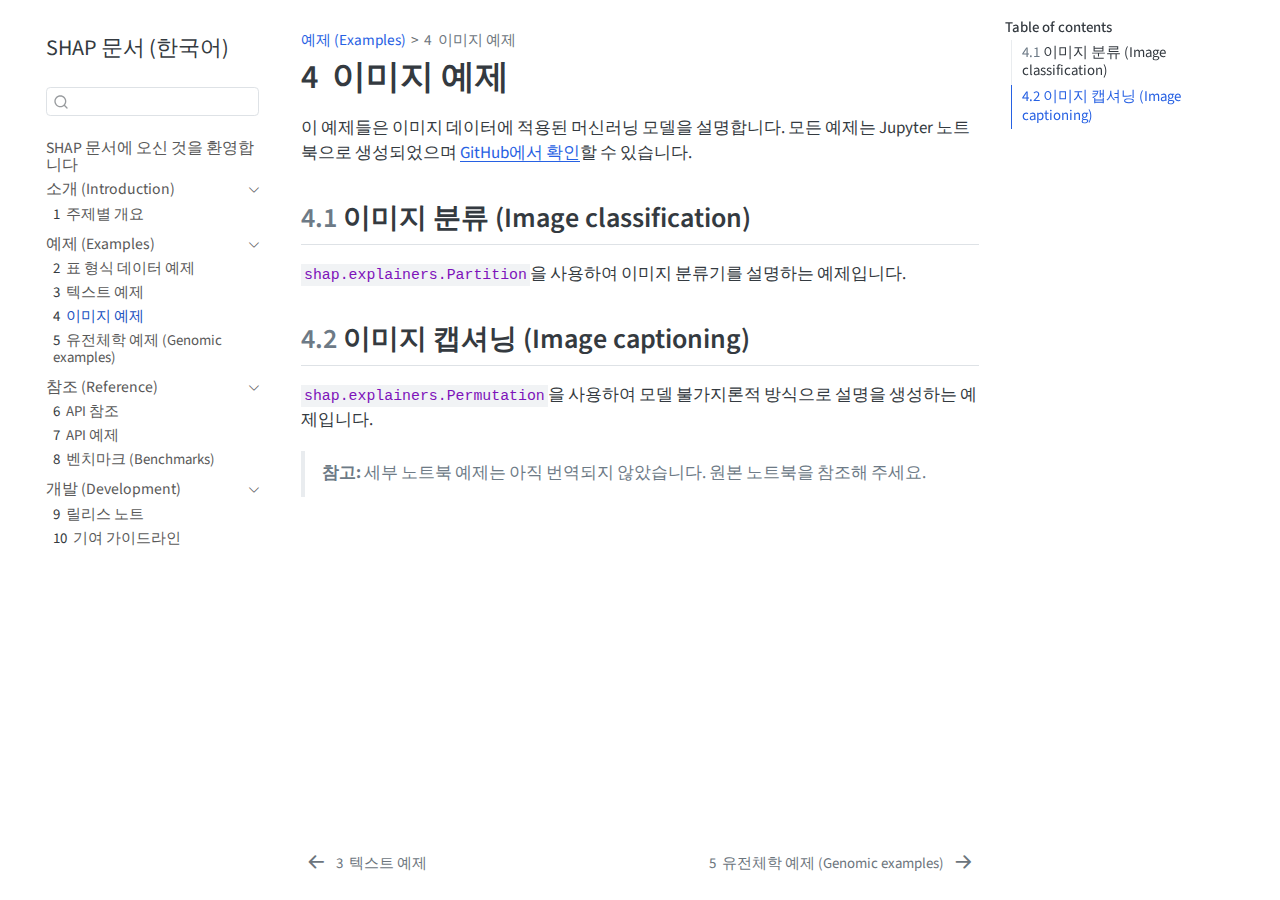
<file: image_examples.html>
<!DOCTYPE html>
<html xmlns="http://www.w3.org/1999/xhtml" lang="en" xml:lang="en"><head>

<meta charset="utf-8">
<meta name="generator" content="quarto-1.8.27">

<meta name="viewport" content="width=device-width, initial-scale=1.0, user-scalable=yes">


<title>4&nbsp; 이미지 예제 – SHAP 문서 (한국어)</title>
<style>
code{white-space: pre-wrap;}
span.smallcaps{font-variant: small-caps;}
div.columns{display: flex; gap: min(4vw, 1.5em);}
div.column{flex: auto; overflow-x: auto;}
div.hanging-indent{margin-left: 1.5em; text-indent: -1.5em;}
ul.task-list{list-style: none;}
ul.task-list li input[type="checkbox"] {
  width: 0.8em;
  margin: 0 0.8em 0.2em -1em; /* quarto-specific, see https://github.com/quarto-dev/quarto-cli/issues/4556 */ 
  vertical-align: middle;
}
</style>


<script src="site_libs/quarto-nav/quarto-nav.js"></script>
<script src="site_libs/quarto-nav/headroom.min.js"></script>
<script src="site_libs/clipboard/clipboard.min.js"></script>
<script src="site_libs/quarto-search/autocomplete.umd.js"></script>
<script src="site_libs/quarto-search/fuse.min.js"></script>
<script src="site_libs/quarto-search/quarto-search.js"></script>
<meta name="quarto:offset" content="./">
<link href="./genomic_examples.html" rel="next">
<link href="./text_examples.html" rel="prev">
<script src="site_libs/quarto-html/quarto.js" type="module"></script>
<script src="site_libs/quarto-html/tabsets/tabsets.js" type="module"></script>
<script src="site_libs/quarto-html/axe/axe-check.js" type="module"></script>
<script src="site_libs/quarto-html/popper.min.js"></script>
<script src="site_libs/quarto-html/tippy.umd.min.js"></script>
<script src="site_libs/quarto-html/anchor.min.js"></script>
<link href="site_libs/quarto-html/tippy.css" rel="stylesheet">
<link href="site_libs/quarto-html/quarto-syntax-highlighting-ed96de9b727972fe78a7b5d16c58bf87.css" rel="stylesheet" id="quarto-text-highlighting-styles">
<script src="site_libs/bootstrap/bootstrap.min.js"></script>
<link href="site_libs/bootstrap/bootstrap-icons.css" rel="stylesheet">
<link href="site_libs/bootstrap/bootstrap-803ae4f7a8810f475153517dc3c4ebae.min.css" rel="stylesheet" append-hash="true" id="quarto-bootstrap" data-mode="light">
<script id="quarto-search-options" type="application/json">{
  "location": "sidebar",
  "copy-button": false,
  "collapse-after": 3,
  "panel-placement": "start",
  "type": "textbox",
  "limit": 50,
  "keyboard-shortcut": [
    "f",
    "/",
    "s"
  ],
  "show-item-context": false,
  "language": {
    "search-no-results-text": "No results",
    "search-matching-documents-text": "matching documents",
    "search-copy-link-title": "Copy link to search",
    "search-hide-matches-text": "Hide additional matches",
    "search-more-match-text": "more match in this document",
    "search-more-matches-text": "more matches in this document",
    "search-clear-button-title": "Clear",
    "search-text-placeholder": "",
    "search-detached-cancel-button-title": "Cancel",
    "search-submit-button-title": "Submit",
    "search-label": "Search"
  }
}</script>


</head>

<body class="nav-sidebar floating quarto-light">

<div id="quarto-search-results"></div>
  <header id="quarto-header" class="headroom fixed-top">
  <nav class="quarto-secondary-nav">
    <div class="container-fluid d-flex">
      <button type="button" class="quarto-btn-toggle btn" data-bs-toggle="collapse" role="button" data-bs-target=".quarto-sidebar-collapse-item" aria-controls="quarto-sidebar" aria-expanded="false" aria-label="Toggle sidebar navigation" onclick="if (window.quartoToggleHeadroom) { window.quartoToggleHeadroom(); }">
        <i class="bi bi-layout-text-sidebar-reverse"></i>
      </button>
        <nav class="quarto-page-breadcrumbs" aria-label="breadcrumb"><ol class="breadcrumb"><li class="breadcrumb-item"><a href="./tabular_examples.html">예제 (Examples)</a></li><li class="breadcrumb-item"><a href="./image_examples.html"><span class="chapter-number">4</span>&nbsp; <span class="chapter-title">이미지 예제</span></a></li></ol></nav>
        <a class="flex-grow-1" role="navigation" data-bs-toggle="collapse" data-bs-target=".quarto-sidebar-collapse-item" aria-controls="quarto-sidebar" aria-expanded="false" aria-label="Toggle sidebar navigation" onclick="if (window.quartoToggleHeadroom) { window.quartoToggleHeadroom(); }">      
        </a>
      <button type="button" class="btn quarto-search-button" aria-label="Search" onclick="window.quartoOpenSearch();">
        <i class="bi bi-search"></i>
      </button>
    </div>
  </nav>
</header>
<!-- content -->
<div id="quarto-content" class="quarto-container page-columns page-rows-contents page-layout-article">
<!-- sidebar -->
  <nav id="quarto-sidebar" class="sidebar collapse collapse-horizontal quarto-sidebar-collapse-item sidebar-navigation floating overflow-auto">
    <div class="pt-lg-2 mt-2 text-left sidebar-header">
    <div class="sidebar-title mb-0 py-0">
      <a href="./">SHAP 문서 (한국어)</a> 
    </div>
      </div>
        <div class="mt-2 flex-shrink-0 align-items-center">
        <div class="sidebar-search">
        <div id="quarto-search" class="" title="Search"></div>
        </div>
        </div>
    <div class="sidebar-menu-container"> 
    <ul class="list-unstyled mt-1">
        <li class="sidebar-item">
  <div class="sidebar-item-container"> 
  <a href="./index.html" class="sidebar-item-text sidebar-link">
 <span class="menu-text">SHAP 문서에 오신 것을 환영합니다</span></a>
  </div>
</li>
        <li class="sidebar-item sidebar-item-section">
      <div class="sidebar-item-container"> 
            <a class="sidebar-item-text sidebar-link text-start" data-bs-toggle="collapse" data-bs-target="#quarto-sidebar-section-1" role="navigation" aria-expanded="true">
 <span class="menu-text">소개 (Introduction)</span></a>
          <a class="sidebar-item-toggle text-start" data-bs-toggle="collapse" data-bs-target="#quarto-sidebar-section-1" role="navigation" aria-expanded="true" aria-label="Toggle section">
            <i class="bi bi-chevron-right ms-2"></i>
          </a> 
      </div>
      <ul id="quarto-sidebar-section-1" class="collapse list-unstyled sidebar-section depth1 show">  
          <li class="sidebar-item">
  <div class="sidebar-item-container"> 
  <a href="./overviews.html" class="sidebar-item-text sidebar-link">
 <span class="menu-text"><span class="chapter-number">1</span>&nbsp; <span class="chapter-title">주제별 개요</span></span></a>
  </div>
</li>
      </ul>
  </li>
        <li class="sidebar-item sidebar-item-section">
      <div class="sidebar-item-container"> 
            <a class="sidebar-item-text sidebar-link text-start" data-bs-toggle="collapse" data-bs-target="#quarto-sidebar-section-2" role="navigation" aria-expanded="true">
 <span class="menu-text">예제 (Examples)</span></a>
          <a class="sidebar-item-toggle text-start" data-bs-toggle="collapse" data-bs-target="#quarto-sidebar-section-2" role="navigation" aria-expanded="true" aria-label="Toggle section">
            <i class="bi bi-chevron-right ms-2"></i>
          </a> 
      </div>
      <ul id="quarto-sidebar-section-2" class="collapse list-unstyled sidebar-section depth1 show">  
          <li class="sidebar-item">
  <div class="sidebar-item-container"> 
  <a href="./tabular_examples.html" class="sidebar-item-text sidebar-link">
 <span class="menu-text"><span class="chapter-number">2</span>&nbsp; <span class="chapter-title">표 형식 데이터 예제</span></span></a>
  </div>
</li>
          <li class="sidebar-item">
  <div class="sidebar-item-container"> 
  <a href="./text_examples.html" class="sidebar-item-text sidebar-link">
 <span class="menu-text"><span class="chapter-number">3</span>&nbsp; <span class="chapter-title">텍스트 예제</span></span></a>
  </div>
</li>
          <li class="sidebar-item">
  <div class="sidebar-item-container"> 
  <a href="./image_examples.html" class="sidebar-item-text sidebar-link active">
 <span class="menu-text"><span class="chapter-number">4</span>&nbsp; <span class="chapter-title">이미지 예제</span></span></a>
  </div>
</li>
          <li class="sidebar-item">
  <div class="sidebar-item-container"> 
  <a href="./genomic_examples.html" class="sidebar-item-text sidebar-link">
 <span class="menu-text"><span class="chapter-number">5</span>&nbsp; <span class="chapter-title">유전체학 예제 (Genomic examples)</span></span></a>
  </div>
</li>
      </ul>
  </li>
        <li class="sidebar-item sidebar-item-section">
      <div class="sidebar-item-container"> 
            <a class="sidebar-item-text sidebar-link text-start" data-bs-toggle="collapse" data-bs-target="#quarto-sidebar-section-3" role="navigation" aria-expanded="true">
 <span class="menu-text">참조 (Reference)</span></a>
          <a class="sidebar-item-toggle text-start" data-bs-toggle="collapse" data-bs-target="#quarto-sidebar-section-3" role="navigation" aria-expanded="true" aria-label="Toggle section">
            <i class="bi bi-chevron-right ms-2"></i>
          </a> 
      </div>
      <ul id="quarto-sidebar-section-3" class="collapse list-unstyled sidebar-section depth1 show">  
          <li class="sidebar-item">
  <div class="sidebar-item-container"> 
  <a href="./api.html" class="sidebar-item-text sidebar-link">
 <span class="menu-text"><span class="chapter-number">6</span>&nbsp; <span class="chapter-title">API 참조</span></span></a>
  </div>
</li>
          <li class="sidebar-item">
  <div class="sidebar-item-container"> 
  <a href="./api_examples.html" class="sidebar-item-text sidebar-link">
 <span class="menu-text"><span class="chapter-number">7</span>&nbsp; <span class="chapter-title">API 예제</span></span></a>
  </div>
</li>
          <li class="sidebar-item">
  <div class="sidebar-item-container"> 
  <a href="./benchmarks.html" class="sidebar-item-text sidebar-link">
 <span class="menu-text"><span class="chapter-number">8</span>&nbsp; <span class="chapter-title">벤치마크 (Benchmarks)</span></span></a>
  </div>
</li>
      </ul>
  </li>
        <li class="sidebar-item sidebar-item-section">
      <div class="sidebar-item-container"> 
            <a class="sidebar-item-text sidebar-link text-start" data-bs-toggle="collapse" data-bs-target="#quarto-sidebar-section-4" role="navigation" aria-expanded="true">
 <span class="menu-text">개발 (Development)</span></a>
          <a class="sidebar-item-toggle text-start" data-bs-toggle="collapse" data-bs-target="#quarto-sidebar-section-4" role="navigation" aria-expanded="true" aria-label="Toggle section">
            <i class="bi bi-chevron-right ms-2"></i>
          </a> 
      </div>
      <ul id="quarto-sidebar-section-4" class="collapse list-unstyled sidebar-section depth1 show">  
          <li class="sidebar-item">
  <div class="sidebar-item-container"> 
  <a href="./release_notes.html" class="sidebar-item-text sidebar-link">
 <span class="menu-text"><span class="chapter-number">9</span>&nbsp; <span class="chapter-title">릴리스 노트</span></span></a>
  </div>
</li>
          <li class="sidebar-item">
  <div class="sidebar-item-container"> 
  <a href="./contributing.html" class="sidebar-item-text sidebar-link">
 <span class="menu-text"><span class="chapter-number">10</span>&nbsp; <span class="chapter-title">기여 가이드라인</span></span></a>
  </div>
</li>
      </ul>
  </li>
    </ul>
    </div>
</nav>
<div id="quarto-sidebar-glass" class="quarto-sidebar-collapse-item" data-bs-toggle="collapse" data-bs-target=".quarto-sidebar-collapse-item"></div>
<!-- margin-sidebar -->
    <div id="quarto-margin-sidebar" class="sidebar margin-sidebar">
        <nav id="TOC" role="doc-toc" class="toc-active">
    <h2 id="toc-title">Table of contents</h2>
   
  <ul>
  <li><a href="#이미지-분류-image-classification" id="toc-이미지-분류-image-classification" class="nav-link active" data-scroll-target="#이미지-분류-image-classification"><span class="header-section-number">4.1</span> 이미지 분류 (Image classification)</a></li>
  <li><a href="#이미지-캡셔닝-image-captioning" id="toc-이미지-캡셔닝-image-captioning" class="nav-link" data-scroll-target="#이미지-캡셔닝-image-captioning"><span class="header-section-number">4.2</span> 이미지 캡셔닝 (Image captioning)</a></li>
  </ul>
</nav>
    </div>
<!-- main -->
<main class="content" id="quarto-document-content">

<header id="title-block-header" class="quarto-title-block default"><nav class="quarto-page-breadcrumbs quarto-title-breadcrumbs d-none d-lg-block" aria-label="breadcrumb"><ol class="breadcrumb"><li class="breadcrumb-item"><a href="./tabular_examples.html">예제 (Examples)</a></li><li class="breadcrumb-item"><a href="./image_examples.html"><span class="chapter-number">4</span>&nbsp; <span class="chapter-title">이미지 예제</span></a></li></ol></nav>
<div class="quarto-title">
<h1 class="title"><span class="chapter-number">4</span>&nbsp; <span class="chapter-title">이미지 예제</span></h1>
</div>



<div class="quarto-title-meta">

    
  
    
  </div>
  


</header>


<p>이 예제들은 이미지 데이터에 적용된 머신러닝 모델을 설명합니다. 모든 예제는 Jupyter 노트북으로 생성되었으며 <a href="https://github.com/shap/shap/tree/master/notebooks/image_examples">GitHub에서 확인</a>할 수 있습니다.</p>
<section id="이미지-분류-image-classification" class="level2" data-number="4.1">
<h2 data-number="4.1" class="anchored" data-anchor-id="이미지-분류-image-classification"><span class="header-section-number">4.1</span> 이미지 분류 (Image classification)</h2>
<p><code>shap.explainers.Partition</code>을 사용하여 이미지 분류기를 설명하는 예제입니다.</p>
</section>
<section id="이미지-캡셔닝-image-captioning" class="level2" data-number="4.2">
<h2 data-number="4.2" class="anchored" data-anchor-id="이미지-캡셔닝-image-captioning"><span class="header-section-number">4.2</span> 이미지 캡셔닝 (Image captioning)</h2>
<p><code>shap.explainers.Permutation</code>을 사용하여 모델 불가지론적 방식으로 설명을 생성하는 예제입니다.</p>
<blockquote class="blockquote">
<p><strong>참고:</strong> 세부 노트북 예제는 아직 번역되지 않았습니다. 원본 노트북을 참조해 주세요.</p>
</blockquote>


</section>

</main> <!-- /main -->
<script id="quarto-html-after-body" type="application/javascript">
  window.document.addEventListener("DOMContentLoaded", function (event) {
    const icon = "";
    const anchorJS = new window.AnchorJS();
    anchorJS.options = {
      placement: 'right',
      icon: icon
    };
    anchorJS.add('.anchored');
    const isCodeAnnotation = (el) => {
      for (const clz of el.classList) {
        if (clz.startsWith('code-annotation-')) {                     
          return true;
        }
      }
      return false;
    }
    const onCopySuccess = function(e) {
      // button target
      const button = e.trigger;
      // don't keep focus
      button.blur();
      // flash "checked"
      button.classList.add('code-copy-button-checked');
      var currentTitle = button.getAttribute("title");
      button.setAttribute("title", "Copied!");
      let tooltip;
      if (window.bootstrap) {
        button.setAttribute("data-bs-toggle", "tooltip");
        button.setAttribute("data-bs-placement", "left");
        button.setAttribute("data-bs-title", "Copied!");
        tooltip = new bootstrap.Tooltip(button, 
          { trigger: "manual", 
            customClass: "code-copy-button-tooltip",
            offset: [0, -8]});
        tooltip.show();    
      }
      setTimeout(function() {
        if (tooltip) {
          tooltip.hide();
          button.removeAttribute("data-bs-title");
          button.removeAttribute("data-bs-toggle");
          button.removeAttribute("data-bs-placement");
        }
        button.setAttribute("title", currentTitle);
        button.classList.remove('code-copy-button-checked');
      }, 1000);
      // clear code selection
      e.clearSelection();
    }
    const getTextToCopy = function(trigger) {
      const outerScaffold = trigger.parentElement.cloneNode(true);
      const codeEl = outerScaffold.querySelector('code');
      for (const childEl of codeEl.children) {
        if (isCodeAnnotation(childEl)) {
          childEl.remove();
        }
      }
      return codeEl.innerText;
    }
    const clipboard = new window.ClipboardJS('.code-copy-button:not([data-in-quarto-modal])', {
      text: getTextToCopy
    });
    clipboard.on('success', onCopySuccess);
    if (window.document.getElementById('quarto-embedded-source-code-modal')) {
      const clipboardModal = new window.ClipboardJS('.code-copy-button[data-in-quarto-modal]', {
        text: getTextToCopy,
        container: window.document.getElementById('quarto-embedded-source-code-modal')
      });
      clipboardModal.on('success', onCopySuccess);
    }
      var localhostRegex = new RegExp(/^(?:http|https):\/\/localhost\:?[0-9]*\//);
      var mailtoRegex = new RegExp(/^mailto:/);
        var filterRegex = new RegExp('/' + window.location.host + '/');
      var isInternal = (href) => {
          return filterRegex.test(href) || localhostRegex.test(href) || mailtoRegex.test(href);
      }
      // Inspect non-navigation links and adorn them if external
     var links = window.document.querySelectorAll('a[href]:not(.nav-link):not(.navbar-brand):not(.toc-action):not(.sidebar-link):not(.sidebar-item-toggle):not(.pagination-link):not(.no-external):not([aria-hidden]):not(.dropdown-item):not(.quarto-navigation-tool):not(.about-link)');
      for (var i=0; i<links.length; i++) {
        const link = links[i];
        if (!isInternal(link.href)) {
          // undo the damage that might have been done by quarto-nav.js in the case of
          // links that we want to consider external
          if (link.dataset.originalHref !== undefined) {
            link.href = link.dataset.originalHref;
          }
        }
      }
    function tippyHover(el, contentFn, onTriggerFn, onUntriggerFn) {
      const config = {
        allowHTML: true,
        maxWidth: 500,
        delay: 100,
        arrow: false,
        appendTo: function(el) {
            return el.parentElement;
        },
        interactive: true,
        interactiveBorder: 10,
        theme: 'quarto',
        placement: 'bottom-start',
      };
      if (contentFn) {
        config.content = contentFn;
      }
      if (onTriggerFn) {
        config.onTrigger = onTriggerFn;
      }
      if (onUntriggerFn) {
        config.onUntrigger = onUntriggerFn;
      }
      window.tippy(el, config); 
    }
    const noterefs = window.document.querySelectorAll('a[role="doc-noteref"]');
    for (var i=0; i<noterefs.length; i++) {
      const ref = noterefs[i];
      tippyHover(ref, function() {
        // use id or data attribute instead here
        let href = ref.getAttribute('data-footnote-href') || ref.getAttribute('href');
        try { href = new URL(href).hash; } catch {}
        const id = href.replace(/^#\/?/, "");
        const note = window.document.getElementById(id);
        if (note) {
          return note.innerHTML;
        } else {
          return "";
        }
      });
    }
    const xrefs = window.document.querySelectorAll('a.quarto-xref');
    const processXRef = (id, note) => {
      // Strip column container classes
      const stripColumnClz = (el) => {
        el.classList.remove("page-full", "page-columns");
        if (el.children) {
          for (const child of el.children) {
            stripColumnClz(child);
          }
        }
      }
      stripColumnClz(note)
      if (id === null || id.startsWith('sec-')) {
        // Special case sections, only their first couple elements
        const container = document.createElement("div");
        if (note.children && note.children.length > 2) {
          container.appendChild(note.children[0].cloneNode(true));
          for (let i = 1; i < note.children.length; i++) {
            const child = note.children[i];
            if (child.tagName === "P" && child.innerText === "") {
              continue;
            } else {
              container.appendChild(child.cloneNode(true));
              break;
            }
          }
          if (window.Quarto?.typesetMath) {
            window.Quarto.typesetMath(container);
          }
          return container.innerHTML
        } else {
          if (window.Quarto?.typesetMath) {
            window.Quarto.typesetMath(note);
          }
          return note.innerHTML;
        }
      } else {
        // Remove any anchor links if they are present
        const anchorLink = note.querySelector('a.anchorjs-link');
        if (anchorLink) {
          anchorLink.remove();
        }
        if (window.Quarto?.typesetMath) {
          window.Quarto.typesetMath(note);
        }
        if (note.classList.contains("callout")) {
          return note.outerHTML;
        } else {
          return note.innerHTML;
        }
      }
    }
    for (var i=0; i<xrefs.length; i++) {
      const xref = xrefs[i];
      tippyHover(xref, undefined, function(instance) {
        instance.disable();
        let url = xref.getAttribute('href');
        let hash = undefined; 
        if (url.startsWith('#')) {
          hash = url;
        } else {
          try { hash = new URL(url).hash; } catch {}
        }
        if (hash) {
          const id = hash.replace(/^#\/?/, "");
          const note = window.document.getElementById(id);
          if (note !== null) {
            try {
              const html = processXRef(id, note.cloneNode(true));
              instance.setContent(html);
            } finally {
              instance.enable();
              instance.show();
            }
          } else {
            // See if we can fetch this
            fetch(url.split('#')[0])
            .then(res => res.text())
            .then(html => {
              const parser = new DOMParser();
              const htmlDoc = parser.parseFromString(html, "text/html");
              const note = htmlDoc.getElementById(id);
              if (note !== null) {
                const html = processXRef(id, note);
                instance.setContent(html);
              } 
            }).finally(() => {
              instance.enable();
              instance.show();
            });
          }
        } else {
          // See if we can fetch a full url (with no hash to target)
          // This is a special case and we should probably do some content thinning / targeting
          fetch(url)
          .then(res => res.text())
          .then(html => {
            const parser = new DOMParser();
            const htmlDoc = parser.parseFromString(html, "text/html");
            const note = htmlDoc.querySelector('main.content');
            if (note !== null) {
              // This should only happen for chapter cross references
              // (since there is no id in the URL)
              // remove the first header
              if (note.children.length > 0 && note.children[0].tagName === "HEADER") {
                note.children[0].remove();
              }
              const html = processXRef(null, note);
              instance.setContent(html);
            } 
          }).finally(() => {
            instance.enable();
            instance.show();
          });
        }
      }, function(instance) {
      });
    }
        let selectedAnnoteEl;
        const selectorForAnnotation = ( cell, annotation) => {
          let cellAttr = 'data-code-cell="' + cell + '"';
          let lineAttr = 'data-code-annotation="' +  annotation + '"';
          const selector = 'span[' + cellAttr + '][' + lineAttr + ']';
          return selector;
        }
        const selectCodeLines = (annoteEl) => {
          const doc = window.document;
          const targetCell = annoteEl.getAttribute("data-target-cell");
          const targetAnnotation = annoteEl.getAttribute("data-target-annotation");
          const annoteSpan = window.document.querySelector(selectorForAnnotation(targetCell, targetAnnotation));
          const lines = annoteSpan.getAttribute("data-code-lines").split(",");
          const lineIds = lines.map((line) => {
            return targetCell + "-" + line;
          })
          let top = null;
          let height = null;
          let parent = null;
          if (lineIds.length > 0) {
              //compute the position of the single el (top and bottom and make a div)
              const el = window.document.getElementById(lineIds[0]);
              top = el.offsetTop;
              height = el.offsetHeight;
              parent = el.parentElement.parentElement;
            if (lineIds.length > 1) {
              const lastEl = window.document.getElementById(lineIds[lineIds.length - 1]);
              const bottom = lastEl.offsetTop + lastEl.offsetHeight;
              height = bottom - top;
            }
            if (top !== null && height !== null && parent !== null) {
              // cook up a div (if necessary) and position it 
              let div = window.document.getElementById("code-annotation-line-highlight");
              if (div === null) {
                div = window.document.createElement("div");
                div.setAttribute("id", "code-annotation-line-highlight");
                div.style.position = 'absolute';
                parent.appendChild(div);
              }
              div.style.top = top - 2 + "px";
              div.style.height = height + 4 + "px";
              div.style.left = 0;
              let gutterDiv = window.document.getElementById("code-annotation-line-highlight-gutter");
              if (gutterDiv === null) {
                gutterDiv = window.document.createElement("div");
                gutterDiv.setAttribute("id", "code-annotation-line-highlight-gutter");
                gutterDiv.style.position = 'absolute';
                const codeCell = window.document.getElementById(targetCell);
                const gutter = codeCell.querySelector('.code-annotation-gutter');
                gutter.appendChild(gutterDiv);
              }
              gutterDiv.style.top = top - 2 + "px";
              gutterDiv.style.height = height + 4 + "px";
            }
            selectedAnnoteEl = annoteEl;
          }
        };
        const unselectCodeLines = () => {
          const elementsIds = ["code-annotation-line-highlight", "code-annotation-line-highlight-gutter"];
          elementsIds.forEach((elId) => {
            const div = window.document.getElementById(elId);
            if (div) {
              div.remove();
            }
          });
          selectedAnnoteEl = undefined;
        };
          // Handle positioning of the toggle
      window.addEventListener(
        "resize",
        throttle(() => {
          elRect = undefined;
          if (selectedAnnoteEl) {
            selectCodeLines(selectedAnnoteEl);
          }
        }, 10)
      );
      function throttle(fn, ms) {
      let throttle = false;
      let timer;
        return (...args) => {
          if(!throttle) { // first call gets through
              fn.apply(this, args);
              throttle = true;
          } else { // all the others get throttled
              if(timer) clearTimeout(timer); // cancel #2
              timer = setTimeout(() => {
                fn.apply(this, args);
                timer = throttle = false;
              }, ms);
          }
        };
      }
        // Attach click handler to the DT
        const annoteDls = window.document.querySelectorAll('dt[data-target-cell]');
        for (const annoteDlNode of annoteDls) {
          annoteDlNode.addEventListener('click', (event) => {
            const clickedEl = event.target;
            if (clickedEl !== selectedAnnoteEl) {
              unselectCodeLines();
              const activeEl = window.document.querySelector('dt[data-target-cell].code-annotation-active');
              if (activeEl) {
                activeEl.classList.remove('code-annotation-active');
              }
              selectCodeLines(clickedEl);
              clickedEl.classList.add('code-annotation-active');
            } else {
              // Unselect the line
              unselectCodeLines();
              clickedEl.classList.remove('code-annotation-active');
            }
          });
        }
    const findCites = (el) => {
      const parentEl = el.parentElement;
      if (parentEl) {
        const cites = parentEl.dataset.cites;
        if (cites) {
          return {
            el,
            cites: cites.split(' ')
          };
        } else {
          return findCites(el.parentElement)
        }
      } else {
        return undefined;
      }
    };
    var bibliorefs = window.document.querySelectorAll('a[role="doc-biblioref"]');
    for (var i=0; i<bibliorefs.length; i++) {
      const ref = bibliorefs[i];
      const citeInfo = findCites(ref);
      if (citeInfo) {
        tippyHover(citeInfo.el, function() {
          var popup = window.document.createElement('div');
          citeInfo.cites.forEach(function(cite) {
            var citeDiv = window.document.createElement('div');
            citeDiv.classList.add('hanging-indent');
            citeDiv.classList.add('csl-entry');
            var biblioDiv = window.document.getElementById('ref-' + cite);
            if (biblioDiv) {
              citeDiv.innerHTML = biblioDiv.innerHTML;
            }
            popup.appendChild(citeDiv);
          });
          return popup.innerHTML;
        });
      }
    }
  });
  </script>
<nav class="page-navigation">
  <div class="nav-page nav-page-previous">
      <a href="./text_examples.html" class="pagination-link" aria-label="텍스트 예제">
        <i class="bi bi-arrow-left-short"></i> <span class="nav-page-text"><span class="chapter-number">3</span>&nbsp; <span class="chapter-title">텍스트 예제</span></span>
      </a>          
  </div>
  <div class="nav-page nav-page-next">
      <a href="./genomic_examples.html" class="pagination-link" aria-label="유전체학 예제 (Genomic examples)">
        <span class="nav-page-text"><span class="chapter-number">5</span>&nbsp; <span class="chapter-title">유전체학 예제 (Genomic examples)</span></span> <i class="bi bi-arrow-right-short"></i>
      </a>
  </div>
</nav>
</div> <!-- /content -->




</body></html>
</file>
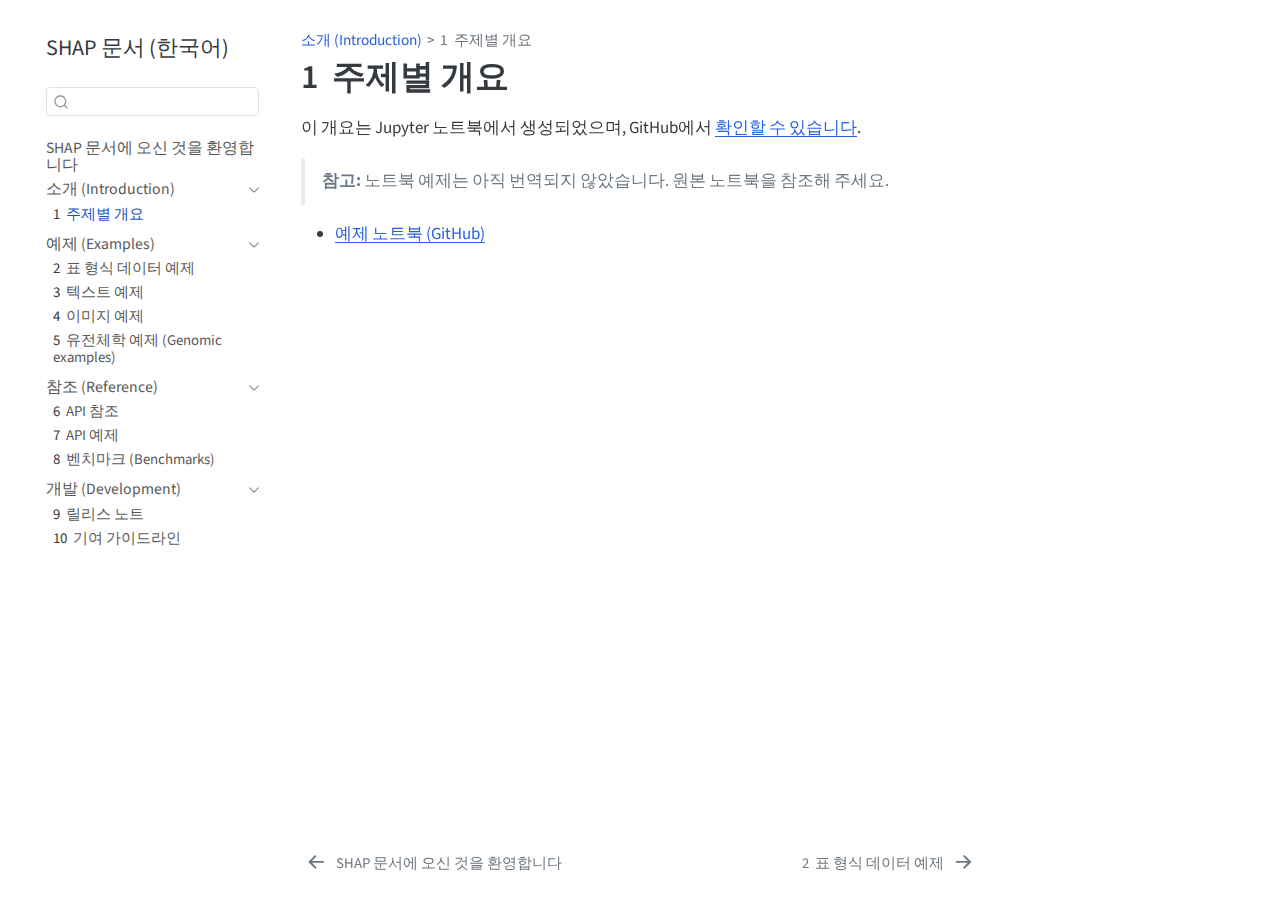
<file: overviews.html>
<!DOCTYPE html>
<html xmlns="http://www.w3.org/1999/xhtml" lang="en" xml:lang="en"><head>

<meta charset="utf-8">
<meta name="generator" content="quarto-1.8.27">

<meta name="viewport" content="width=device-width, initial-scale=1.0, user-scalable=yes">


<title>1&nbsp; 주제별 개요 – SHAP 문서 (한국어)</title>
<style>
code{white-space: pre-wrap;}
span.smallcaps{font-variant: small-caps;}
div.columns{display: flex; gap: min(4vw, 1.5em);}
div.column{flex: auto; overflow-x: auto;}
div.hanging-indent{margin-left: 1.5em; text-indent: -1.5em;}
ul.task-list{list-style: none;}
ul.task-list li input[type="checkbox"] {
  width: 0.8em;
  margin: 0 0.8em 0.2em -1em; /* quarto-specific, see https://github.com/quarto-dev/quarto-cli/issues/4556 */ 
  vertical-align: middle;
}
</style>


<script src="site_libs/quarto-nav/quarto-nav.js"></script>
<script src="site_libs/quarto-nav/headroom.min.js"></script>
<script src="site_libs/clipboard/clipboard.min.js"></script>
<script src="site_libs/quarto-search/autocomplete.umd.js"></script>
<script src="site_libs/quarto-search/fuse.min.js"></script>
<script src="site_libs/quarto-search/quarto-search.js"></script>
<meta name="quarto:offset" content="./">
<link href="./tabular_examples.html" rel="next">
<link href="./index.html" rel="prev">
<script src="site_libs/quarto-html/quarto.js" type="module"></script>
<script src="site_libs/quarto-html/tabsets/tabsets.js" type="module"></script>
<script src="site_libs/quarto-html/axe/axe-check.js" type="module"></script>
<script src="site_libs/quarto-html/popper.min.js"></script>
<script src="site_libs/quarto-html/tippy.umd.min.js"></script>
<script src="site_libs/quarto-html/anchor.min.js"></script>
<link href="site_libs/quarto-html/tippy.css" rel="stylesheet">
<link href="site_libs/quarto-html/quarto-syntax-highlighting-ed96de9b727972fe78a7b5d16c58bf87.css" rel="stylesheet" id="quarto-text-highlighting-styles">
<script src="site_libs/bootstrap/bootstrap.min.js"></script>
<link href="site_libs/bootstrap/bootstrap-icons.css" rel="stylesheet">
<link href="site_libs/bootstrap/bootstrap-803ae4f7a8810f475153517dc3c4ebae.min.css" rel="stylesheet" append-hash="true" id="quarto-bootstrap" data-mode="light">
<script id="quarto-search-options" type="application/json">{
  "location": "sidebar",
  "copy-button": false,
  "collapse-after": 3,
  "panel-placement": "start",
  "type": "textbox",
  "limit": 50,
  "keyboard-shortcut": [
    "f",
    "/",
    "s"
  ],
  "show-item-context": false,
  "language": {
    "search-no-results-text": "No results",
    "search-matching-documents-text": "matching documents",
    "search-copy-link-title": "Copy link to search",
    "search-hide-matches-text": "Hide additional matches",
    "search-more-match-text": "more match in this document",
    "search-more-matches-text": "more matches in this document",
    "search-clear-button-title": "Clear",
    "search-text-placeholder": "",
    "search-detached-cancel-button-title": "Cancel",
    "search-submit-button-title": "Submit",
    "search-label": "Search"
  }
}</script>


</head>

<body class="nav-sidebar floating quarto-light">

<div id="quarto-search-results"></div>
  <header id="quarto-header" class="headroom fixed-top">
  <nav class="quarto-secondary-nav">
    <div class="container-fluid d-flex">
      <button type="button" class="quarto-btn-toggle btn" data-bs-toggle="collapse" role="button" data-bs-target=".quarto-sidebar-collapse-item" aria-controls="quarto-sidebar" aria-expanded="false" aria-label="Toggle sidebar navigation" onclick="if (window.quartoToggleHeadroom) { window.quartoToggleHeadroom(); }">
        <i class="bi bi-layout-text-sidebar-reverse"></i>
      </button>
        <nav class="quarto-page-breadcrumbs" aria-label="breadcrumb"><ol class="breadcrumb"><li class="breadcrumb-item"><a href="./overviews.html">소개 (Introduction)</a></li><li class="breadcrumb-item"><a href="./overviews.html"><span class="chapter-number">1</span>&nbsp; <span class="chapter-title">주제별 개요</span></a></li></ol></nav>
        <a class="flex-grow-1" role="navigation" data-bs-toggle="collapse" data-bs-target=".quarto-sidebar-collapse-item" aria-controls="quarto-sidebar" aria-expanded="false" aria-label="Toggle sidebar navigation" onclick="if (window.quartoToggleHeadroom) { window.quartoToggleHeadroom(); }">      
        </a>
      <button type="button" class="btn quarto-search-button" aria-label="Search" onclick="window.quartoOpenSearch();">
        <i class="bi bi-search"></i>
      </button>
    </div>
  </nav>
</header>
<!-- content -->
<div id="quarto-content" class="quarto-container page-columns page-rows-contents page-layout-article">
<!-- sidebar -->
  <nav id="quarto-sidebar" class="sidebar collapse collapse-horizontal quarto-sidebar-collapse-item sidebar-navigation floating overflow-auto">
    <div class="pt-lg-2 mt-2 text-left sidebar-header">
    <div class="sidebar-title mb-0 py-0">
      <a href="./">SHAP 문서 (한국어)</a> 
    </div>
      </div>
        <div class="mt-2 flex-shrink-0 align-items-center">
        <div class="sidebar-search">
        <div id="quarto-search" class="" title="Search"></div>
        </div>
        </div>
    <div class="sidebar-menu-container"> 
    <ul class="list-unstyled mt-1">
        <li class="sidebar-item">
  <div class="sidebar-item-container"> 
  <a href="./index.html" class="sidebar-item-text sidebar-link">
 <span class="menu-text">SHAP 문서에 오신 것을 환영합니다</span></a>
  </div>
</li>
        <li class="sidebar-item sidebar-item-section">
      <div class="sidebar-item-container"> 
            <a class="sidebar-item-text sidebar-link text-start" data-bs-toggle="collapse" data-bs-target="#quarto-sidebar-section-1" role="navigation" aria-expanded="true">
 <span class="menu-text">소개 (Introduction)</span></a>
          <a class="sidebar-item-toggle text-start" data-bs-toggle="collapse" data-bs-target="#quarto-sidebar-section-1" role="navigation" aria-expanded="true" aria-label="Toggle section">
            <i class="bi bi-chevron-right ms-2"></i>
          </a> 
      </div>
      <ul id="quarto-sidebar-section-1" class="collapse list-unstyled sidebar-section depth1 show">  
          <li class="sidebar-item">
  <div class="sidebar-item-container"> 
  <a href="./overviews.html" class="sidebar-item-text sidebar-link active">
 <span class="menu-text"><span class="chapter-number">1</span>&nbsp; <span class="chapter-title">주제별 개요</span></span></a>
  </div>
</li>
      </ul>
  </li>
        <li class="sidebar-item sidebar-item-section">
      <div class="sidebar-item-container"> 
            <a class="sidebar-item-text sidebar-link text-start" data-bs-toggle="collapse" data-bs-target="#quarto-sidebar-section-2" role="navigation" aria-expanded="true">
 <span class="menu-text">예제 (Examples)</span></a>
          <a class="sidebar-item-toggle text-start" data-bs-toggle="collapse" data-bs-target="#quarto-sidebar-section-2" role="navigation" aria-expanded="true" aria-label="Toggle section">
            <i class="bi bi-chevron-right ms-2"></i>
          </a> 
      </div>
      <ul id="quarto-sidebar-section-2" class="collapse list-unstyled sidebar-section depth1 show">  
          <li class="sidebar-item">
  <div class="sidebar-item-container"> 
  <a href="./tabular_examples.html" class="sidebar-item-text sidebar-link">
 <span class="menu-text"><span class="chapter-number">2</span>&nbsp; <span class="chapter-title">표 형식 데이터 예제</span></span></a>
  </div>
</li>
          <li class="sidebar-item">
  <div class="sidebar-item-container"> 
  <a href="./text_examples.html" class="sidebar-item-text sidebar-link">
 <span class="menu-text"><span class="chapter-number">3</span>&nbsp; <span class="chapter-title">텍스트 예제</span></span></a>
  </div>
</li>
          <li class="sidebar-item">
  <div class="sidebar-item-container"> 
  <a href="./image_examples.html" class="sidebar-item-text sidebar-link">
 <span class="menu-text"><span class="chapter-number">4</span>&nbsp; <span class="chapter-title">이미지 예제</span></span></a>
  </div>
</li>
          <li class="sidebar-item">
  <div class="sidebar-item-container"> 
  <a href="./genomic_examples.html" class="sidebar-item-text sidebar-link">
 <span class="menu-text"><span class="chapter-number">5</span>&nbsp; <span class="chapter-title">유전체학 예제 (Genomic examples)</span></span></a>
  </div>
</li>
      </ul>
  </li>
        <li class="sidebar-item sidebar-item-section">
      <div class="sidebar-item-container"> 
            <a class="sidebar-item-text sidebar-link text-start" data-bs-toggle="collapse" data-bs-target="#quarto-sidebar-section-3" role="navigation" aria-expanded="true">
 <span class="menu-text">참조 (Reference)</span></a>
          <a class="sidebar-item-toggle text-start" data-bs-toggle="collapse" data-bs-target="#quarto-sidebar-section-3" role="navigation" aria-expanded="true" aria-label="Toggle section">
            <i class="bi bi-chevron-right ms-2"></i>
          </a> 
      </div>
      <ul id="quarto-sidebar-section-3" class="collapse list-unstyled sidebar-section depth1 show">  
          <li class="sidebar-item">
  <div class="sidebar-item-container"> 
  <a href="./api.html" class="sidebar-item-text sidebar-link">
 <span class="menu-text"><span class="chapter-number">6</span>&nbsp; <span class="chapter-title">API 참조</span></span></a>
  </div>
</li>
          <li class="sidebar-item">
  <div class="sidebar-item-container"> 
  <a href="./api_examples.html" class="sidebar-item-text sidebar-link">
 <span class="menu-text"><span class="chapter-number">7</span>&nbsp; <span class="chapter-title">API 예제</span></span></a>
  </div>
</li>
          <li class="sidebar-item">
  <div class="sidebar-item-container"> 
  <a href="./benchmarks.html" class="sidebar-item-text sidebar-link">
 <span class="menu-text"><span class="chapter-number">8</span>&nbsp; <span class="chapter-title">벤치마크 (Benchmarks)</span></span></a>
  </div>
</li>
      </ul>
  </li>
        <li class="sidebar-item sidebar-item-section">
      <div class="sidebar-item-container"> 
            <a class="sidebar-item-text sidebar-link text-start" data-bs-toggle="collapse" data-bs-target="#quarto-sidebar-section-4" role="navigation" aria-expanded="true">
 <span class="menu-text">개발 (Development)</span></a>
          <a class="sidebar-item-toggle text-start" data-bs-toggle="collapse" data-bs-target="#quarto-sidebar-section-4" role="navigation" aria-expanded="true" aria-label="Toggle section">
            <i class="bi bi-chevron-right ms-2"></i>
          </a> 
      </div>
      <ul id="quarto-sidebar-section-4" class="collapse list-unstyled sidebar-section depth1 show">  
          <li class="sidebar-item">
  <div class="sidebar-item-container"> 
  <a href="./release_notes.html" class="sidebar-item-text sidebar-link">
 <span class="menu-text"><span class="chapter-number">9</span>&nbsp; <span class="chapter-title">릴리스 노트</span></span></a>
  </div>
</li>
          <li class="sidebar-item">
  <div class="sidebar-item-container"> 
  <a href="./contributing.html" class="sidebar-item-text sidebar-link">
 <span class="menu-text"><span class="chapter-number">10</span>&nbsp; <span class="chapter-title">기여 가이드라인</span></span></a>
  </div>
</li>
      </ul>
  </li>
    </ul>
    </div>
</nav>
<div id="quarto-sidebar-glass" class="quarto-sidebar-collapse-item" data-bs-toggle="collapse" data-bs-target=".quarto-sidebar-collapse-item"></div>
<!-- margin-sidebar -->
    <div id="quarto-margin-sidebar" class="sidebar margin-sidebar zindex-bottom">
        
    </div>
<!-- main -->
<main class="content" id="quarto-document-content">

<header id="title-block-header" class="quarto-title-block default"><nav class="quarto-page-breadcrumbs quarto-title-breadcrumbs d-none d-lg-block" aria-label="breadcrumb"><ol class="breadcrumb"><li class="breadcrumb-item"><a href="./overviews.html">소개 (Introduction)</a></li><li class="breadcrumb-item"><a href="./overviews.html"><span class="chapter-number">1</span>&nbsp; <span class="chapter-title">주제별 개요</span></a></li></ol></nav>
<div class="quarto-title">
<h1 class="title"><span class="chapter-number">1</span>&nbsp; <span class="chapter-title">주제별 개요</span></h1>
</div>



<div class="quarto-title-meta">

    
  
    
  </div>
  


</header>


<p>이 개요는 Jupyter 노트북에서 생성되었으며, GitHub에서 <a href="https://github.com/shap/shap/tree/master/notebooks/overviews">확인할 수 있습니다</a>.</p>
<blockquote class="blockquote">
<p><strong>참고:</strong> 노트북 예제는 아직 번역되지 않았습니다. 원본 노트북을 참조해 주세요.</p>
</blockquote>
<ul>
<li><a href="https://github.com/shap/shap/tree/master/notebooks/overviews">예제 노트북 (GitHub)</a></li>
</ul>



</main> <!-- /main -->
<script id="quarto-html-after-body" type="application/javascript">
  window.document.addEventListener("DOMContentLoaded", function (event) {
    const icon = "";
    const anchorJS = new window.AnchorJS();
    anchorJS.options = {
      placement: 'right',
      icon: icon
    };
    anchorJS.add('.anchored');
    const isCodeAnnotation = (el) => {
      for (const clz of el.classList) {
        if (clz.startsWith('code-annotation-')) {                     
          return true;
        }
      }
      return false;
    }
    const onCopySuccess = function(e) {
      // button target
      const button = e.trigger;
      // don't keep focus
      button.blur();
      // flash "checked"
      button.classList.add('code-copy-button-checked');
      var currentTitle = button.getAttribute("title");
      button.setAttribute("title", "Copied!");
      let tooltip;
      if (window.bootstrap) {
        button.setAttribute("data-bs-toggle", "tooltip");
        button.setAttribute("data-bs-placement", "left");
        button.setAttribute("data-bs-title", "Copied!");
        tooltip = new bootstrap.Tooltip(button, 
          { trigger: "manual", 
            customClass: "code-copy-button-tooltip",
            offset: [0, -8]});
        tooltip.show();    
      }
      setTimeout(function() {
        if (tooltip) {
          tooltip.hide();
          button.removeAttribute("data-bs-title");
          button.removeAttribute("data-bs-toggle");
          button.removeAttribute("data-bs-placement");
        }
        button.setAttribute("title", currentTitle);
        button.classList.remove('code-copy-button-checked');
      }, 1000);
      // clear code selection
      e.clearSelection();
    }
    const getTextToCopy = function(trigger) {
      const outerScaffold = trigger.parentElement.cloneNode(true);
      const codeEl = outerScaffold.querySelector('code');
      for (const childEl of codeEl.children) {
        if (isCodeAnnotation(childEl)) {
          childEl.remove();
        }
      }
      return codeEl.innerText;
    }
    const clipboard = new window.ClipboardJS('.code-copy-button:not([data-in-quarto-modal])', {
      text: getTextToCopy
    });
    clipboard.on('success', onCopySuccess);
    if (window.document.getElementById('quarto-embedded-source-code-modal')) {
      const clipboardModal = new window.ClipboardJS('.code-copy-button[data-in-quarto-modal]', {
        text: getTextToCopy,
        container: window.document.getElementById('quarto-embedded-source-code-modal')
      });
      clipboardModal.on('success', onCopySuccess);
    }
      var localhostRegex = new RegExp(/^(?:http|https):\/\/localhost\:?[0-9]*\//);
      var mailtoRegex = new RegExp(/^mailto:/);
        var filterRegex = new RegExp('/' + window.location.host + '/');
      var isInternal = (href) => {
          return filterRegex.test(href) || localhostRegex.test(href) || mailtoRegex.test(href);
      }
      // Inspect non-navigation links and adorn them if external
     var links = window.document.querySelectorAll('a[href]:not(.nav-link):not(.navbar-brand):not(.toc-action):not(.sidebar-link):not(.sidebar-item-toggle):not(.pagination-link):not(.no-external):not([aria-hidden]):not(.dropdown-item):not(.quarto-navigation-tool):not(.about-link)');
      for (var i=0; i<links.length; i++) {
        const link = links[i];
        if (!isInternal(link.href)) {
          // undo the damage that might have been done by quarto-nav.js in the case of
          // links that we want to consider external
          if (link.dataset.originalHref !== undefined) {
            link.href = link.dataset.originalHref;
          }
        }
      }
    function tippyHover(el, contentFn, onTriggerFn, onUntriggerFn) {
      const config = {
        allowHTML: true,
        maxWidth: 500,
        delay: 100,
        arrow: false,
        appendTo: function(el) {
            return el.parentElement;
        },
        interactive: true,
        interactiveBorder: 10,
        theme: 'quarto',
        placement: 'bottom-start',
      };
      if (contentFn) {
        config.content = contentFn;
      }
      if (onTriggerFn) {
        config.onTrigger = onTriggerFn;
      }
      if (onUntriggerFn) {
        config.onUntrigger = onUntriggerFn;
      }
      window.tippy(el, config); 
    }
    const noterefs = window.document.querySelectorAll('a[role="doc-noteref"]');
    for (var i=0; i<noterefs.length; i++) {
      const ref = noterefs[i];
      tippyHover(ref, function() {
        // use id or data attribute instead here
        let href = ref.getAttribute('data-footnote-href') || ref.getAttribute('href');
        try { href = new URL(href).hash; } catch {}
        const id = href.replace(/^#\/?/, "");
        const note = window.document.getElementById(id);
        if (note) {
          return note.innerHTML;
        } else {
          return "";
        }
      });
    }
    const xrefs = window.document.querySelectorAll('a.quarto-xref');
    const processXRef = (id, note) => {
      // Strip column container classes
      const stripColumnClz = (el) => {
        el.classList.remove("page-full", "page-columns");
        if (el.children) {
          for (const child of el.children) {
            stripColumnClz(child);
          }
        }
      }
      stripColumnClz(note)
      if (id === null || id.startsWith('sec-')) {
        // Special case sections, only their first couple elements
        const container = document.createElement("div");
        if (note.children && note.children.length > 2) {
          container.appendChild(note.children[0].cloneNode(true));
          for (let i = 1; i < note.children.length; i++) {
            const child = note.children[i];
            if (child.tagName === "P" && child.innerText === "") {
              continue;
            } else {
              container.appendChild(child.cloneNode(true));
              break;
            }
          }
          if (window.Quarto?.typesetMath) {
            window.Quarto.typesetMath(container);
          }
          return container.innerHTML
        } else {
          if (window.Quarto?.typesetMath) {
            window.Quarto.typesetMath(note);
          }
          return note.innerHTML;
        }
      } else {
        // Remove any anchor links if they are present
        const anchorLink = note.querySelector('a.anchorjs-link');
        if (anchorLink) {
          anchorLink.remove();
        }
        if (window.Quarto?.typesetMath) {
          window.Quarto.typesetMath(note);
        }
        if (note.classList.contains("callout")) {
          return note.outerHTML;
        } else {
          return note.innerHTML;
        }
      }
    }
    for (var i=0; i<xrefs.length; i++) {
      const xref = xrefs[i];
      tippyHover(xref, undefined, function(instance) {
        instance.disable();
        let url = xref.getAttribute('href');
        let hash = undefined; 
        if (url.startsWith('#')) {
          hash = url;
        } else {
          try { hash = new URL(url).hash; } catch {}
        }
        if (hash) {
          const id = hash.replace(/^#\/?/, "");
          const note = window.document.getElementById(id);
          if (note !== null) {
            try {
              const html = processXRef(id, note.cloneNode(true));
              instance.setContent(html);
            } finally {
              instance.enable();
              instance.show();
            }
          } else {
            // See if we can fetch this
            fetch(url.split('#')[0])
            .then(res => res.text())
            .then(html => {
              const parser = new DOMParser();
              const htmlDoc = parser.parseFromString(html, "text/html");
              const note = htmlDoc.getElementById(id);
              if (note !== null) {
                const html = processXRef(id, note);
                instance.setContent(html);
              } 
            }).finally(() => {
              instance.enable();
              instance.show();
            });
          }
        } else {
          // See if we can fetch a full url (with no hash to target)
          // This is a special case and we should probably do some content thinning / targeting
          fetch(url)
          .then(res => res.text())
          .then(html => {
            const parser = new DOMParser();
            const htmlDoc = parser.parseFromString(html, "text/html");
            const note = htmlDoc.querySelector('main.content');
            if (note !== null) {
              // This should only happen for chapter cross references
              // (since there is no id in the URL)
              // remove the first header
              if (note.children.length > 0 && note.children[0].tagName === "HEADER") {
                note.children[0].remove();
              }
              const html = processXRef(null, note);
              instance.setContent(html);
            } 
          }).finally(() => {
            instance.enable();
            instance.show();
          });
        }
      }, function(instance) {
      });
    }
        let selectedAnnoteEl;
        const selectorForAnnotation = ( cell, annotation) => {
          let cellAttr = 'data-code-cell="' + cell + '"';
          let lineAttr = 'data-code-annotation="' +  annotation + '"';
          const selector = 'span[' + cellAttr + '][' + lineAttr + ']';
          return selector;
        }
        const selectCodeLines = (annoteEl) => {
          const doc = window.document;
          const targetCell = annoteEl.getAttribute("data-target-cell");
          const targetAnnotation = annoteEl.getAttribute("data-target-annotation");
          const annoteSpan = window.document.querySelector(selectorForAnnotation(targetCell, targetAnnotation));
          const lines = annoteSpan.getAttribute("data-code-lines").split(",");
          const lineIds = lines.map((line) => {
            return targetCell + "-" + line;
          })
          let top = null;
          let height = null;
          let parent = null;
          if (lineIds.length > 0) {
              //compute the position of the single el (top and bottom and make a div)
              const el = window.document.getElementById(lineIds[0]);
              top = el.offsetTop;
              height = el.offsetHeight;
              parent = el.parentElement.parentElement;
            if (lineIds.length > 1) {
              const lastEl = window.document.getElementById(lineIds[lineIds.length - 1]);
              const bottom = lastEl.offsetTop + lastEl.offsetHeight;
              height = bottom - top;
            }
            if (top !== null && height !== null && parent !== null) {
              // cook up a div (if necessary) and position it 
              let div = window.document.getElementById("code-annotation-line-highlight");
              if (div === null) {
                div = window.document.createElement("div");
                div.setAttribute("id", "code-annotation-line-highlight");
                div.style.position = 'absolute';
                parent.appendChild(div);
              }
              div.style.top = top - 2 + "px";
              div.style.height = height + 4 + "px";
              div.style.left = 0;
              let gutterDiv = window.document.getElementById("code-annotation-line-highlight-gutter");
              if (gutterDiv === null) {
                gutterDiv = window.document.createElement("div");
                gutterDiv.setAttribute("id", "code-annotation-line-highlight-gutter");
                gutterDiv.style.position = 'absolute';
                const codeCell = window.document.getElementById(targetCell);
                const gutter = codeCell.querySelector('.code-annotation-gutter');
                gutter.appendChild(gutterDiv);
              }
              gutterDiv.style.top = top - 2 + "px";
              gutterDiv.style.height = height + 4 + "px";
            }
            selectedAnnoteEl = annoteEl;
          }
        };
        const unselectCodeLines = () => {
          const elementsIds = ["code-annotation-line-highlight", "code-annotation-line-highlight-gutter"];
          elementsIds.forEach((elId) => {
            const div = window.document.getElementById(elId);
            if (div) {
              div.remove();
            }
          });
          selectedAnnoteEl = undefined;
        };
          // Handle positioning of the toggle
      window.addEventListener(
        "resize",
        throttle(() => {
          elRect = undefined;
          if (selectedAnnoteEl) {
            selectCodeLines(selectedAnnoteEl);
          }
        }, 10)
      );
      function throttle(fn, ms) {
      let throttle = false;
      let timer;
        return (...args) => {
          if(!throttle) { // first call gets through
              fn.apply(this, args);
              throttle = true;
          } else { // all the others get throttled
              if(timer) clearTimeout(timer); // cancel #2
              timer = setTimeout(() => {
                fn.apply(this, args);
                timer = throttle = false;
              }, ms);
          }
        };
      }
        // Attach click handler to the DT
        const annoteDls = window.document.querySelectorAll('dt[data-target-cell]');
        for (const annoteDlNode of annoteDls) {
          annoteDlNode.addEventListener('click', (event) => {
            const clickedEl = event.target;
            if (clickedEl !== selectedAnnoteEl) {
              unselectCodeLines();
              const activeEl = window.document.querySelector('dt[data-target-cell].code-annotation-active');
              if (activeEl) {
                activeEl.classList.remove('code-annotation-active');
              }
              selectCodeLines(clickedEl);
              clickedEl.classList.add('code-annotation-active');
            } else {
              // Unselect the line
              unselectCodeLines();
              clickedEl.classList.remove('code-annotation-active');
            }
          });
        }
    const findCites = (el) => {
      const parentEl = el.parentElement;
      if (parentEl) {
        const cites = parentEl.dataset.cites;
        if (cites) {
          return {
            el,
            cites: cites.split(' ')
          };
        } else {
          return findCites(el.parentElement)
        }
      } else {
        return undefined;
      }
    };
    var bibliorefs = window.document.querySelectorAll('a[role="doc-biblioref"]');
    for (var i=0; i<bibliorefs.length; i++) {
      const ref = bibliorefs[i];
      const citeInfo = findCites(ref);
      if (citeInfo) {
        tippyHover(citeInfo.el, function() {
          var popup = window.document.createElement('div');
          citeInfo.cites.forEach(function(cite) {
            var citeDiv = window.document.createElement('div');
            citeDiv.classList.add('hanging-indent');
            citeDiv.classList.add('csl-entry');
            var biblioDiv = window.document.getElementById('ref-' + cite);
            if (biblioDiv) {
              citeDiv.innerHTML = biblioDiv.innerHTML;
            }
            popup.appendChild(citeDiv);
          });
          return popup.innerHTML;
        });
      }
    }
  });
  </script>
<nav class="page-navigation">
  <div class="nav-page nav-page-previous">
      <a href="./index.html" class="pagination-link" aria-label="SHAP 문서에 오신 것을 환영합니다">
        <i class="bi bi-arrow-left-short"></i> <span class="nav-page-text">SHAP 문서에 오신 것을 환영합니다</span>
      </a>          
  </div>
  <div class="nav-page nav-page-next">
      <a href="./tabular_examples.html" class="pagination-link" aria-label="표 형식 데이터 예제">
        <span class="nav-page-text"><span class="chapter-number">2</span>&nbsp; <span class="chapter-title">표 형식 데이터 예제</span></span> <i class="bi bi-arrow-right-short"></i>
      </a>
  </div>
</nav>
</div> <!-- /content -->




</body></html>
</file>
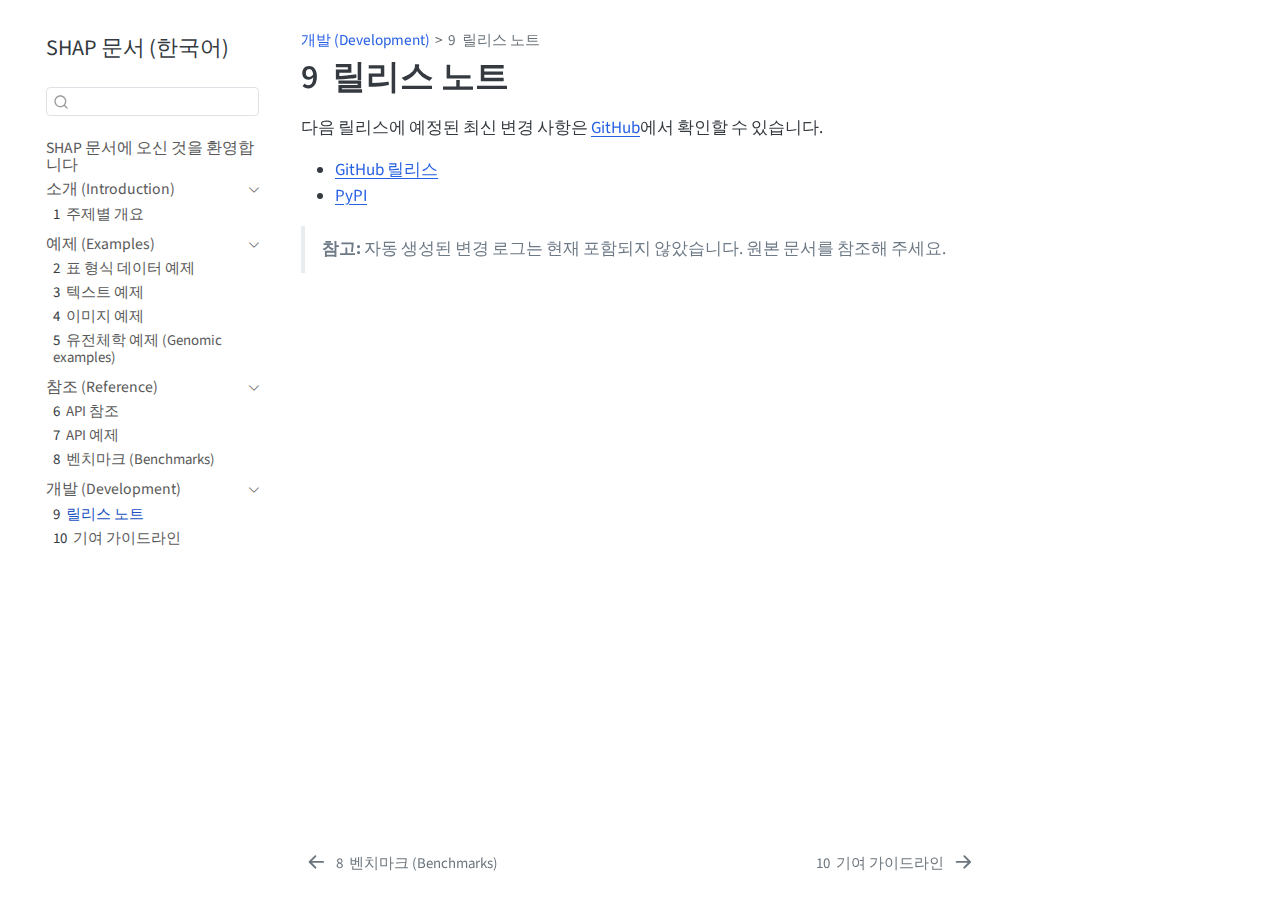
<file: release_notes.html>
<!DOCTYPE html>
<html xmlns="http://www.w3.org/1999/xhtml" lang="en" xml:lang="en"><head>

<meta charset="utf-8">
<meta name="generator" content="quarto-1.8.27">

<meta name="viewport" content="width=device-width, initial-scale=1.0, user-scalable=yes">


<title>9&nbsp; 릴리스 노트 – SHAP 문서 (한국어)</title>
<style>
code{white-space: pre-wrap;}
span.smallcaps{font-variant: small-caps;}
div.columns{display: flex; gap: min(4vw, 1.5em);}
div.column{flex: auto; overflow-x: auto;}
div.hanging-indent{margin-left: 1.5em; text-indent: -1.5em;}
ul.task-list{list-style: none;}
ul.task-list li input[type="checkbox"] {
  width: 0.8em;
  margin: 0 0.8em 0.2em -1em; /* quarto-specific, see https://github.com/quarto-dev/quarto-cli/issues/4556 */ 
  vertical-align: middle;
}
</style>


<script src="site_libs/quarto-nav/quarto-nav.js"></script>
<script src="site_libs/quarto-nav/headroom.min.js"></script>
<script src="site_libs/clipboard/clipboard.min.js"></script>
<script src="site_libs/quarto-search/autocomplete.umd.js"></script>
<script src="site_libs/quarto-search/fuse.min.js"></script>
<script src="site_libs/quarto-search/quarto-search.js"></script>
<meta name="quarto:offset" content="./">
<link href="./contributing.html" rel="next">
<link href="./benchmarks.html" rel="prev">
<script src="site_libs/quarto-html/quarto.js" type="module"></script>
<script src="site_libs/quarto-html/tabsets/tabsets.js" type="module"></script>
<script src="site_libs/quarto-html/axe/axe-check.js" type="module"></script>
<script src="site_libs/quarto-html/popper.min.js"></script>
<script src="site_libs/quarto-html/tippy.umd.min.js"></script>
<script src="site_libs/quarto-html/anchor.min.js"></script>
<link href="site_libs/quarto-html/tippy.css" rel="stylesheet">
<link href="site_libs/quarto-html/quarto-syntax-highlighting-ed96de9b727972fe78a7b5d16c58bf87.css" rel="stylesheet" id="quarto-text-highlighting-styles">
<script src="site_libs/bootstrap/bootstrap.min.js"></script>
<link href="site_libs/bootstrap/bootstrap-icons.css" rel="stylesheet">
<link href="site_libs/bootstrap/bootstrap-803ae4f7a8810f475153517dc3c4ebae.min.css" rel="stylesheet" append-hash="true" id="quarto-bootstrap" data-mode="light">
<script id="quarto-search-options" type="application/json">{
  "location": "sidebar",
  "copy-button": false,
  "collapse-after": 3,
  "panel-placement": "start",
  "type": "textbox",
  "limit": 50,
  "keyboard-shortcut": [
    "f",
    "/",
    "s"
  ],
  "show-item-context": false,
  "language": {
    "search-no-results-text": "No results",
    "search-matching-documents-text": "matching documents",
    "search-copy-link-title": "Copy link to search",
    "search-hide-matches-text": "Hide additional matches",
    "search-more-match-text": "more match in this document",
    "search-more-matches-text": "more matches in this document",
    "search-clear-button-title": "Clear",
    "search-text-placeholder": "",
    "search-detached-cancel-button-title": "Cancel",
    "search-submit-button-title": "Submit",
    "search-label": "Search"
  }
}</script>


</head>

<body class="nav-sidebar floating quarto-light">

<div id="quarto-search-results"></div>
  <header id="quarto-header" class="headroom fixed-top">
  <nav class="quarto-secondary-nav">
    <div class="container-fluid d-flex">
      <button type="button" class="quarto-btn-toggle btn" data-bs-toggle="collapse" role="button" data-bs-target=".quarto-sidebar-collapse-item" aria-controls="quarto-sidebar" aria-expanded="false" aria-label="Toggle sidebar navigation" onclick="if (window.quartoToggleHeadroom) { window.quartoToggleHeadroom(); }">
        <i class="bi bi-layout-text-sidebar-reverse"></i>
      </button>
        <nav class="quarto-page-breadcrumbs" aria-label="breadcrumb"><ol class="breadcrumb"><li class="breadcrumb-item"><a href="./release_notes.html">개발 (Development)</a></li><li class="breadcrumb-item"><a href="./release_notes.html"><span class="chapter-number">9</span>&nbsp; <span class="chapter-title">릴리스 노트</span></a></li></ol></nav>
        <a class="flex-grow-1" role="navigation" data-bs-toggle="collapse" data-bs-target=".quarto-sidebar-collapse-item" aria-controls="quarto-sidebar" aria-expanded="false" aria-label="Toggle sidebar navigation" onclick="if (window.quartoToggleHeadroom) { window.quartoToggleHeadroom(); }">      
        </a>
      <button type="button" class="btn quarto-search-button" aria-label="Search" onclick="window.quartoOpenSearch();">
        <i class="bi bi-search"></i>
      </button>
    </div>
  </nav>
</header>
<!-- content -->
<div id="quarto-content" class="quarto-container page-columns page-rows-contents page-layout-article">
<!-- sidebar -->
  <nav id="quarto-sidebar" class="sidebar collapse collapse-horizontal quarto-sidebar-collapse-item sidebar-navigation floating overflow-auto">
    <div class="pt-lg-2 mt-2 text-left sidebar-header">
    <div class="sidebar-title mb-0 py-0">
      <a href="./">SHAP 문서 (한국어)</a> 
    </div>
      </div>
        <div class="mt-2 flex-shrink-0 align-items-center">
        <div class="sidebar-search">
        <div id="quarto-search" class="" title="Search"></div>
        </div>
        </div>
    <div class="sidebar-menu-container"> 
    <ul class="list-unstyled mt-1">
        <li class="sidebar-item">
  <div class="sidebar-item-container"> 
  <a href="./index.html" class="sidebar-item-text sidebar-link">
 <span class="menu-text">SHAP 문서에 오신 것을 환영합니다</span></a>
  </div>
</li>
        <li class="sidebar-item sidebar-item-section">
      <div class="sidebar-item-container"> 
            <a class="sidebar-item-text sidebar-link text-start" data-bs-toggle="collapse" data-bs-target="#quarto-sidebar-section-1" role="navigation" aria-expanded="true">
 <span class="menu-text">소개 (Introduction)</span></a>
          <a class="sidebar-item-toggle text-start" data-bs-toggle="collapse" data-bs-target="#quarto-sidebar-section-1" role="navigation" aria-expanded="true" aria-label="Toggle section">
            <i class="bi bi-chevron-right ms-2"></i>
          </a> 
      </div>
      <ul id="quarto-sidebar-section-1" class="collapse list-unstyled sidebar-section depth1 show">  
          <li class="sidebar-item">
  <div class="sidebar-item-container"> 
  <a href="./overviews.html" class="sidebar-item-text sidebar-link">
 <span class="menu-text"><span class="chapter-number">1</span>&nbsp; <span class="chapter-title">주제별 개요</span></span></a>
  </div>
</li>
      </ul>
  </li>
        <li class="sidebar-item sidebar-item-section">
      <div class="sidebar-item-container"> 
            <a class="sidebar-item-text sidebar-link text-start" data-bs-toggle="collapse" data-bs-target="#quarto-sidebar-section-2" role="navigation" aria-expanded="true">
 <span class="menu-text">예제 (Examples)</span></a>
          <a class="sidebar-item-toggle text-start" data-bs-toggle="collapse" data-bs-target="#quarto-sidebar-section-2" role="navigation" aria-expanded="true" aria-label="Toggle section">
            <i class="bi bi-chevron-right ms-2"></i>
          </a> 
      </div>
      <ul id="quarto-sidebar-section-2" class="collapse list-unstyled sidebar-section depth1 show">  
          <li class="sidebar-item">
  <div class="sidebar-item-container"> 
  <a href="./tabular_examples.html" class="sidebar-item-text sidebar-link">
 <span class="menu-text"><span class="chapter-number">2</span>&nbsp; <span class="chapter-title">표 형식 데이터 예제</span></span></a>
  </div>
</li>
          <li class="sidebar-item">
  <div class="sidebar-item-container"> 
  <a href="./text_examples.html" class="sidebar-item-text sidebar-link">
 <span class="menu-text"><span class="chapter-number">3</span>&nbsp; <span class="chapter-title">텍스트 예제</span></span></a>
  </div>
</li>
          <li class="sidebar-item">
  <div class="sidebar-item-container"> 
  <a href="./image_examples.html" class="sidebar-item-text sidebar-link">
 <span class="menu-text"><span class="chapter-number">4</span>&nbsp; <span class="chapter-title">이미지 예제</span></span></a>
  </div>
</li>
          <li class="sidebar-item">
  <div class="sidebar-item-container"> 
  <a href="./genomic_examples.html" class="sidebar-item-text sidebar-link">
 <span class="menu-text"><span class="chapter-number">5</span>&nbsp; <span class="chapter-title">유전체학 예제 (Genomic examples)</span></span></a>
  </div>
</li>
      </ul>
  </li>
        <li class="sidebar-item sidebar-item-section">
      <div class="sidebar-item-container"> 
            <a class="sidebar-item-text sidebar-link text-start" data-bs-toggle="collapse" data-bs-target="#quarto-sidebar-section-3" role="navigation" aria-expanded="true">
 <span class="menu-text">참조 (Reference)</span></a>
          <a class="sidebar-item-toggle text-start" data-bs-toggle="collapse" data-bs-target="#quarto-sidebar-section-3" role="navigation" aria-expanded="true" aria-label="Toggle section">
            <i class="bi bi-chevron-right ms-2"></i>
          </a> 
      </div>
      <ul id="quarto-sidebar-section-3" class="collapse list-unstyled sidebar-section depth1 show">  
          <li class="sidebar-item">
  <div class="sidebar-item-container"> 
  <a href="./api.html" class="sidebar-item-text sidebar-link">
 <span class="menu-text"><span class="chapter-number">6</span>&nbsp; <span class="chapter-title">API 참조</span></span></a>
  </div>
</li>
          <li class="sidebar-item">
  <div class="sidebar-item-container"> 
  <a href="./api_examples.html" class="sidebar-item-text sidebar-link">
 <span class="menu-text"><span class="chapter-number">7</span>&nbsp; <span class="chapter-title">API 예제</span></span></a>
  </div>
</li>
          <li class="sidebar-item">
  <div class="sidebar-item-container"> 
  <a href="./benchmarks.html" class="sidebar-item-text sidebar-link">
 <span class="menu-text"><span class="chapter-number">8</span>&nbsp; <span class="chapter-title">벤치마크 (Benchmarks)</span></span></a>
  </div>
</li>
      </ul>
  </li>
        <li class="sidebar-item sidebar-item-section">
      <div class="sidebar-item-container"> 
            <a class="sidebar-item-text sidebar-link text-start" data-bs-toggle="collapse" data-bs-target="#quarto-sidebar-section-4" role="navigation" aria-expanded="true">
 <span class="menu-text">개발 (Development)</span></a>
          <a class="sidebar-item-toggle text-start" data-bs-toggle="collapse" data-bs-target="#quarto-sidebar-section-4" role="navigation" aria-expanded="true" aria-label="Toggle section">
            <i class="bi bi-chevron-right ms-2"></i>
          </a> 
      </div>
      <ul id="quarto-sidebar-section-4" class="collapse list-unstyled sidebar-section depth1 show">  
          <li class="sidebar-item">
  <div class="sidebar-item-container"> 
  <a href="./release_notes.html" class="sidebar-item-text sidebar-link active">
 <span class="menu-text"><span class="chapter-number">9</span>&nbsp; <span class="chapter-title">릴리스 노트</span></span></a>
  </div>
</li>
          <li class="sidebar-item">
  <div class="sidebar-item-container"> 
  <a href="./contributing.html" class="sidebar-item-text sidebar-link">
 <span class="menu-text"><span class="chapter-number">10</span>&nbsp; <span class="chapter-title">기여 가이드라인</span></span></a>
  </div>
</li>
      </ul>
  </li>
    </ul>
    </div>
</nav>
<div id="quarto-sidebar-glass" class="quarto-sidebar-collapse-item" data-bs-toggle="collapse" data-bs-target=".quarto-sidebar-collapse-item"></div>
<!-- margin-sidebar -->
    <div id="quarto-margin-sidebar" class="sidebar margin-sidebar zindex-bottom">
        
    </div>
<!-- main -->
<main class="content" id="quarto-document-content">

<header id="title-block-header" class="quarto-title-block default"><nav class="quarto-page-breadcrumbs quarto-title-breadcrumbs d-none d-lg-block" aria-label="breadcrumb"><ol class="breadcrumb"><li class="breadcrumb-item"><a href="./release_notes.html">개발 (Development)</a></li><li class="breadcrumb-item"><a href="./release_notes.html"><span class="chapter-number">9</span>&nbsp; <span class="chapter-title">릴리스 노트</span></a></li></ol></nav>
<div class="quarto-title">
<h1 class="title"><span class="chapter-number">9</span>&nbsp; <span class="chapter-title">릴리스 노트</span></h1>
</div>



<div class="quarto-title-meta">

    
  
    
  </div>
  


</header>


<p>다음 릴리스에 예정된 최신 변경 사항은 <a href="https://github.com/shap/shap/compare/latest...master">GitHub</a>에서 확인할 수 있습니다.</p>
<ul>
<li><a href="https://github.com/shap/shap/releases/">GitHub 릴리스</a></li>
<li><a href="https://pypi.org/project/shap/">PyPI</a></li>
</ul>
<blockquote class="blockquote">
<p><strong>참고:</strong> 자동 생성된 변경 로그는 현재 포함되지 않았습니다. 원본 문서를 참조해 주세요.</p>
</blockquote>



</main> <!-- /main -->
<script id="quarto-html-after-body" type="application/javascript">
  window.document.addEventListener("DOMContentLoaded", function (event) {
    const icon = "";
    const anchorJS = new window.AnchorJS();
    anchorJS.options = {
      placement: 'right',
      icon: icon
    };
    anchorJS.add('.anchored');
    const isCodeAnnotation = (el) => {
      for (const clz of el.classList) {
        if (clz.startsWith('code-annotation-')) {                     
          return true;
        }
      }
      return false;
    }
    const onCopySuccess = function(e) {
      // button target
      const button = e.trigger;
      // don't keep focus
      button.blur();
      // flash "checked"
      button.classList.add('code-copy-button-checked');
      var currentTitle = button.getAttribute("title");
      button.setAttribute("title", "Copied!");
      let tooltip;
      if (window.bootstrap) {
        button.setAttribute("data-bs-toggle", "tooltip");
        button.setAttribute("data-bs-placement", "left");
        button.setAttribute("data-bs-title", "Copied!");
        tooltip = new bootstrap.Tooltip(button, 
          { trigger: "manual", 
            customClass: "code-copy-button-tooltip",
            offset: [0, -8]});
        tooltip.show();    
      }
      setTimeout(function() {
        if (tooltip) {
          tooltip.hide();
          button.removeAttribute("data-bs-title");
          button.removeAttribute("data-bs-toggle");
          button.removeAttribute("data-bs-placement");
        }
        button.setAttribute("title", currentTitle);
        button.classList.remove('code-copy-button-checked');
      }, 1000);
      // clear code selection
      e.clearSelection();
    }
    const getTextToCopy = function(trigger) {
      const outerScaffold = trigger.parentElement.cloneNode(true);
      const codeEl = outerScaffold.querySelector('code');
      for (const childEl of codeEl.children) {
        if (isCodeAnnotation(childEl)) {
          childEl.remove();
        }
      }
      return codeEl.innerText;
    }
    const clipboard = new window.ClipboardJS('.code-copy-button:not([data-in-quarto-modal])', {
      text: getTextToCopy
    });
    clipboard.on('success', onCopySuccess);
    if (window.document.getElementById('quarto-embedded-source-code-modal')) {
      const clipboardModal = new window.ClipboardJS('.code-copy-button[data-in-quarto-modal]', {
        text: getTextToCopy,
        container: window.document.getElementById('quarto-embedded-source-code-modal')
      });
      clipboardModal.on('success', onCopySuccess);
    }
      var localhostRegex = new RegExp(/^(?:http|https):\/\/localhost\:?[0-9]*\//);
      var mailtoRegex = new RegExp(/^mailto:/);
        var filterRegex = new RegExp('/' + window.location.host + '/');
      var isInternal = (href) => {
          return filterRegex.test(href) || localhostRegex.test(href) || mailtoRegex.test(href);
      }
      // Inspect non-navigation links and adorn them if external
     var links = window.document.querySelectorAll('a[href]:not(.nav-link):not(.navbar-brand):not(.toc-action):not(.sidebar-link):not(.sidebar-item-toggle):not(.pagination-link):not(.no-external):not([aria-hidden]):not(.dropdown-item):not(.quarto-navigation-tool):not(.about-link)');
      for (var i=0; i<links.length; i++) {
        const link = links[i];
        if (!isInternal(link.href)) {
          // undo the damage that might have been done by quarto-nav.js in the case of
          // links that we want to consider external
          if (link.dataset.originalHref !== undefined) {
            link.href = link.dataset.originalHref;
          }
        }
      }
    function tippyHover(el, contentFn, onTriggerFn, onUntriggerFn) {
      const config = {
        allowHTML: true,
        maxWidth: 500,
        delay: 100,
        arrow: false,
        appendTo: function(el) {
            return el.parentElement;
        },
        interactive: true,
        interactiveBorder: 10,
        theme: 'quarto',
        placement: 'bottom-start',
      };
      if (contentFn) {
        config.content = contentFn;
      }
      if (onTriggerFn) {
        config.onTrigger = onTriggerFn;
      }
      if (onUntriggerFn) {
        config.onUntrigger = onUntriggerFn;
      }
      window.tippy(el, config); 
    }
    const noterefs = window.document.querySelectorAll('a[role="doc-noteref"]');
    for (var i=0; i<noterefs.length; i++) {
      const ref = noterefs[i];
      tippyHover(ref, function() {
        // use id or data attribute instead here
        let href = ref.getAttribute('data-footnote-href') || ref.getAttribute('href');
        try { href = new URL(href).hash; } catch {}
        const id = href.replace(/^#\/?/, "");
        const note = window.document.getElementById(id);
        if (note) {
          return note.innerHTML;
        } else {
          return "";
        }
      });
    }
    const xrefs = window.document.querySelectorAll('a.quarto-xref');
    const processXRef = (id, note) => {
      // Strip column container classes
      const stripColumnClz = (el) => {
        el.classList.remove("page-full", "page-columns");
        if (el.children) {
          for (const child of el.children) {
            stripColumnClz(child);
          }
        }
      }
      stripColumnClz(note)
      if (id === null || id.startsWith('sec-')) {
        // Special case sections, only their first couple elements
        const container = document.createElement("div");
        if (note.children && note.children.length > 2) {
          container.appendChild(note.children[0].cloneNode(true));
          for (let i = 1; i < note.children.length; i++) {
            const child = note.children[i];
            if (child.tagName === "P" && child.innerText === "") {
              continue;
            } else {
              container.appendChild(child.cloneNode(true));
              break;
            }
          }
          if (window.Quarto?.typesetMath) {
            window.Quarto.typesetMath(container);
          }
          return container.innerHTML
        } else {
          if (window.Quarto?.typesetMath) {
            window.Quarto.typesetMath(note);
          }
          return note.innerHTML;
        }
      } else {
        // Remove any anchor links if they are present
        const anchorLink = note.querySelector('a.anchorjs-link');
        if (anchorLink) {
          anchorLink.remove();
        }
        if (window.Quarto?.typesetMath) {
          window.Quarto.typesetMath(note);
        }
        if (note.classList.contains("callout")) {
          return note.outerHTML;
        } else {
          return note.innerHTML;
        }
      }
    }
    for (var i=0; i<xrefs.length; i++) {
      const xref = xrefs[i];
      tippyHover(xref, undefined, function(instance) {
        instance.disable();
        let url = xref.getAttribute('href');
        let hash = undefined; 
        if (url.startsWith('#')) {
          hash = url;
        } else {
          try { hash = new URL(url).hash; } catch {}
        }
        if (hash) {
          const id = hash.replace(/^#\/?/, "");
          const note = window.document.getElementById(id);
          if (note !== null) {
            try {
              const html = processXRef(id, note.cloneNode(true));
              instance.setContent(html);
            } finally {
              instance.enable();
              instance.show();
            }
          } else {
            // See if we can fetch this
            fetch(url.split('#')[0])
            .then(res => res.text())
            .then(html => {
              const parser = new DOMParser();
              const htmlDoc = parser.parseFromString(html, "text/html");
              const note = htmlDoc.getElementById(id);
              if (note !== null) {
                const html = processXRef(id, note);
                instance.setContent(html);
              } 
            }).finally(() => {
              instance.enable();
              instance.show();
            });
          }
        } else {
          // See if we can fetch a full url (with no hash to target)
          // This is a special case and we should probably do some content thinning / targeting
          fetch(url)
          .then(res => res.text())
          .then(html => {
            const parser = new DOMParser();
            const htmlDoc = parser.parseFromString(html, "text/html");
            const note = htmlDoc.querySelector('main.content');
            if (note !== null) {
              // This should only happen for chapter cross references
              // (since there is no id in the URL)
              // remove the first header
              if (note.children.length > 0 && note.children[0].tagName === "HEADER") {
                note.children[0].remove();
              }
              const html = processXRef(null, note);
              instance.setContent(html);
            } 
          }).finally(() => {
            instance.enable();
            instance.show();
          });
        }
      }, function(instance) {
      });
    }
        let selectedAnnoteEl;
        const selectorForAnnotation = ( cell, annotation) => {
          let cellAttr = 'data-code-cell="' + cell + '"';
          let lineAttr = 'data-code-annotation="' +  annotation + '"';
          const selector = 'span[' + cellAttr + '][' + lineAttr + ']';
          return selector;
        }
        const selectCodeLines = (annoteEl) => {
          const doc = window.document;
          const targetCell = annoteEl.getAttribute("data-target-cell");
          const targetAnnotation = annoteEl.getAttribute("data-target-annotation");
          const annoteSpan = window.document.querySelector(selectorForAnnotation(targetCell, targetAnnotation));
          const lines = annoteSpan.getAttribute("data-code-lines").split(",");
          const lineIds = lines.map((line) => {
            return targetCell + "-" + line;
          })
          let top = null;
          let height = null;
          let parent = null;
          if (lineIds.length > 0) {
              //compute the position of the single el (top and bottom and make a div)
              const el = window.document.getElementById(lineIds[0]);
              top = el.offsetTop;
              height = el.offsetHeight;
              parent = el.parentElement.parentElement;
            if (lineIds.length > 1) {
              const lastEl = window.document.getElementById(lineIds[lineIds.length - 1]);
              const bottom = lastEl.offsetTop + lastEl.offsetHeight;
              height = bottom - top;
            }
            if (top !== null && height !== null && parent !== null) {
              // cook up a div (if necessary) and position it 
              let div = window.document.getElementById("code-annotation-line-highlight");
              if (div === null) {
                div = window.document.createElement("div");
                div.setAttribute("id", "code-annotation-line-highlight");
                div.style.position = 'absolute';
                parent.appendChild(div);
              }
              div.style.top = top - 2 + "px";
              div.style.height = height + 4 + "px";
              div.style.left = 0;
              let gutterDiv = window.document.getElementById("code-annotation-line-highlight-gutter");
              if (gutterDiv === null) {
                gutterDiv = window.document.createElement("div");
                gutterDiv.setAttribute("id", "code-annotation-line-highlight-gutter");
                gutterDiv.style.position = 'absolute';
                const codeCell = window.document.getElementById(targetCell);
                const gutter = codeCell.querySelector('.code-annotation-gutter');
                gutter.appendChild(gutterDiv);
              }
              gutterDiv.style.top = top - 2 + "px";
              gutterDiv.style.height = height + 4 + "px";
            }
            selectedAnnoteEl = annoteEl;
          }
        };
        const unselectCodeLines = () => {
          const elementsIds = ["code-annotation-line-highlight", "code-annotation-line-highlight-gutter"];
          elementsIds.forEach((elId) => {
            const div = window.document.getElementById(elId);
            if (div) {
              div.remove();
            }
          });
          selectedAnnoteEl = undefined;
        };
          // Handle positioning of the toggle
      window.addEventListener(
        "resize",
        throttle(() => {
          elRect = undefined;
          if (selectedAnnoteEl) {
            selectCodeLines(selectedAnnoteEl);
          }
        }, 10)
      );
      function throttle(fn, ms) {
      let throttle = false;
      let timer;
        return (...args) => {
          if(!throttle) { // first call gets through
              fn.apply(this, args);
              throttle = true;
          } else { // all the others get throttled
              if(timer) clearTimeout(timer); // cancel #2
              timer = setTimeout(() => {
                fn.apply(this, args);
                timer = throttle = false;
              }, ms);
          }
        };
      }
        // Attach click handler to the DT
        const annoteDls = window.document.querySelectorAll('dt[data-target-cell]');
        for (const annoteDlNode of annoteDls) {
          annoteDlNode.addEventListener('click', (event) => {
            const clickedEl = event.target;
            if (clickedEl !== selectedAnnoteEl) {
              unselectCodeLines();
              const activeEl = window.document.querySelector('dt[data-target-cell].code-annotation-active');
              if (activeEl) {
                activeEl.classList.remove('code-annotation-active');
              }
              selectCodeLines(clickedEl);
              clickedEl.classList.add('code-annotation-active');
            } else {
              // Unselect the line
              unselectCodeLines();
              clickedEl.classList.remove('code-annotation-active');
            }
          });
        }
    const findCites = (el) => {
      const parentEl = el.parentElement;
      if (parentEl) {
        const cites = parentEl.dataset.cites;
        if (cites) {
          return {
            el,
            cites: cites.split(' ')
          };
        } else {
          return findCites(el.parentElement)
        }
      } else {
        return undefined;
      }
    };
    var bibliorefs = window.document.querySelectorAll('a[role="doc-biblioref"]');
    for (var i=0; i<bibliorefs.length; i++) {
      const ref = bibliorefs[i];
      const citeInfo = findCites(ref);
      if (citeInfo) {
        tippyHover(citeInfo.el, function() {
          var popup = window.document.createElement('div');
          citeInfo.cites.forEach(function(cite) {
            var citeDiv = window.document.createElement('div');
            citeDiv.classList.add('hanging-indent');
            citeDiv.classList.add('csl-entry');
            var biblioDiv = window.document.getElementById('ref-' + cite);
            if (biblioDiv) {
              citeDiv.innerHTML = biblioDiv.innerHTML;
            }
            popup.appendChild(citeDiv);
          });
          return popup.innerHTML;
        });
      }
    }
  });
  </script>
<nav class="page-navigation">
  <div class="nav-page nav-page-previous">
      <a href="./benchmarks.html" class="pagination-link" aria-label="벤치마크 (Benchmarks)">
        <i class="bi bi-arrow-left-short"></i> <span class="nav-page-text"><span class="chapter-number">8</span>&nbsp; <span class="chapter-title">벤치마크 (Benchmarks)</span></span>
      </a>          
  </div>
  <div class="nav-page nav-page-next">
      <a href="./contributing.html" class="pagination-link" aria-label="기여 가이드라인">
        <span class="nav-page-text"><span class="chapter-number">10</span>&nbsp; <span class="chapter-title">기여 가이드라인</span></span> <i class="bi bi-arrow-right-short"></i>
      </a>
  </div>
</nav>
</div> <!-- /content -->




</body></html>
</file>
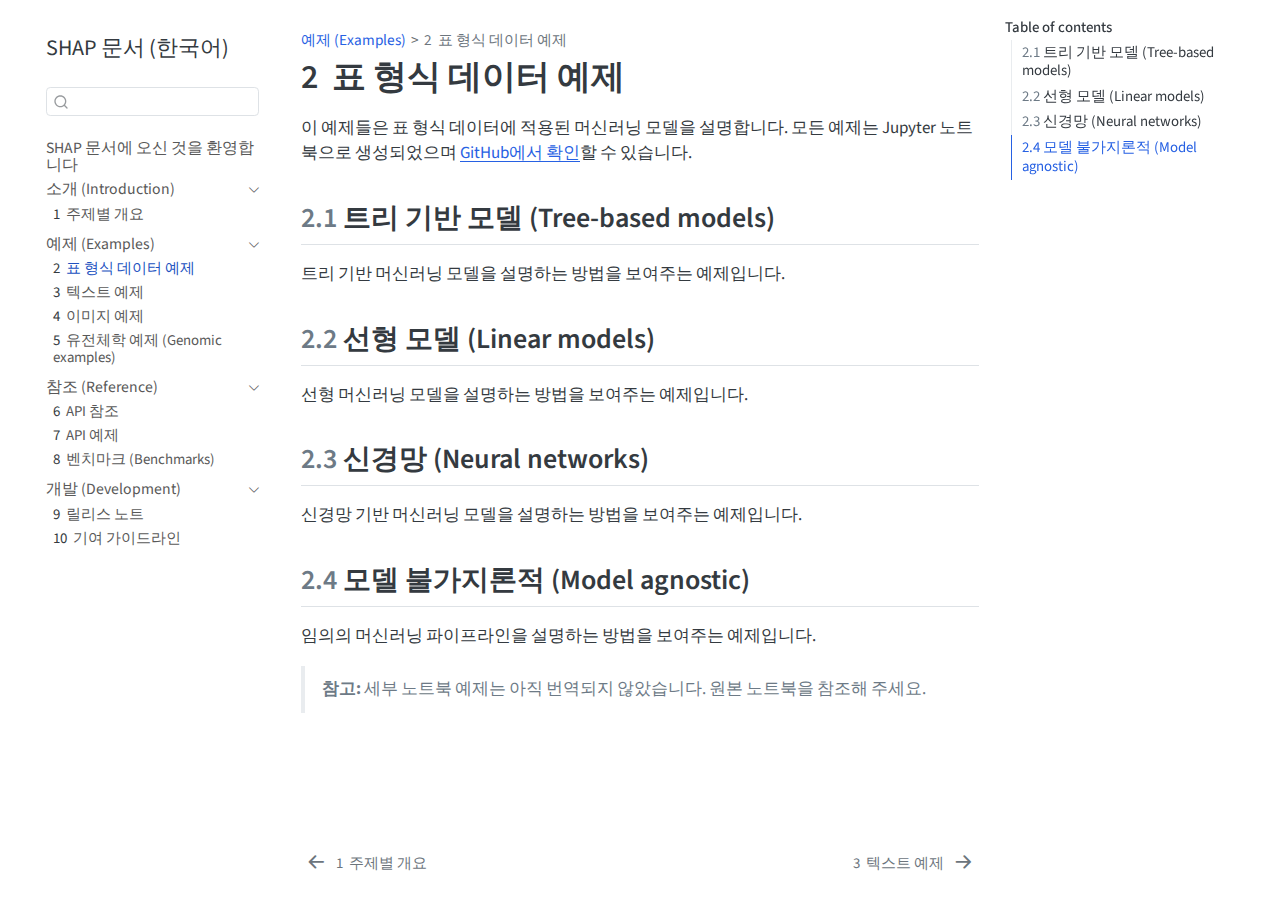
<file: tabular_examples.html>
<!DOCTYPE html>
<html xmlns="http://www.w3.org/1999/xhtml" lang="en" xml:lang="en"><head>

<meta charset="utf-8">
<meta name="generator" content="quarto-1.8.27">

<meta name="viewport" content="width=device-width, initial-scale=1.0, user-scalable=yes">


<title>2&nbsp; 표 형식 데이터 예제 – SHAP 문서 (한국어)</title>
<style>
code{white-space: pre-wrap;}
span.smallcaps{font-variant: small-caps;}
div.columns{display: flex; gap: min(4vw, 1.5em);}
div.column{flex: auto; overflow-x: auto;}
div.hanging-indent{margin-left: 1.5em; text-indent: -1.5em;}
ul.task-list{list-style: none;}
ul.task-list li input[type="checkbox"] {
  width: 0.8em;
  margin: 0 0.8em 0.2em -1em; /* quarto-specific, see https://github.com/quarto-dev/quarto-cli/issues/4556 */ 
  vertical-align: middle;
}
</style>


<script src="site_libs/quarto-nav/quarto-nav.js"></script>
<script src="site_libs/quarto-nav/headroom.min.js"></script>
<script src="site_libs/clipboard/clipboard.min.js"></script>
<script src="site_libs/quarto-search/autocomplete.umd.js"></script>
<script src="site_libs/quarto-search/fuse.min.js"></script>
<script src="site_libs/quarto-search/quarto-search.js"></script>
<meta name="quarto:offset" content="./">
<link href="./text_examples.html" rel="next">
<link href="./overviews.html" rel="prev">
<script src="site_libs/quarto-html/quarto.js" type="module"></script>
<script src="site_libs/quarto-html/tabsets/tabsets.js" type="module"></script>
<script src="site_libs/quarto-html/axe/axe-check.js" type="module"></script>
<script src="site_libs/quarto-html/popper.min.js"></script>
<script src="site_libs/quarto-html/tippy.umd.min.js"></script>
<script src="site_libs/quarto-html/anchor.min.js"></script>
<link href="site_libs/quarto-html/tippy.css" rel="stylesheet">
<link href="site_libs/quarto-html/quarto-syntax-highlighting-ed96de9b727972fe78a7b5d16c58bf87.css" rel="stylesheet" id="quarto-text-highlighting-styles">
<script src="site_libs/bootstrap/bootstrap.min.js"></script>
<link href="site_libs/bootstrap/bootstrap-icons.css" rel="stylesheet">
<link href="site_libs/bootstrap/bootstrap-803ae4f7a8810f475153517dc3c4ebae.min.css" rel="stylesheet" append-hash="true" id="quarto-bootstrap" data-mode="light">
<script id="quarto-search-options" type="application/json">{
  "location": "sidebar",
  "copy-button": false,
  "collapse-after": 3,
  "panel-placement": "start",
  "type": "textbox",
  "limit": 50,
  "keyboard-shortcut": [
    "f",
    "/",
    "s"
  ],
  "show-item-context": false,
  "language": {
    "search-no-results-text": "No results",
    "search-matching-documents-text": "matching documents",
    "search-copy-link-title": "Copy link to search",
    "search-hide-matches-text": "Hide additional matches",
    "search-more-match-text": "more match in this document",
    "search-more-matches-text": "more matches in this document",
    "search-clear-button-title": "Clear",
    "search-text-placeholder": "",
    "search-detached-cancel-button-title": "Cancel",
    "search-submit-button-title": "Submit",
    "search-label": "Search"
  }
}</script>


</head>

<body class="nav-sidebar floating quarto-light">

<div id="quarto-search-results"></div>
  <header id="quarto-header" class="headroom fixed-top">
  <nav class="quarto-secondary-nav">
    <div class="container-fluid d-flex">
      <button type="button" class="quarto-btn-toggle btn" data-bs-toggle="collapse" role="button" data-bs-target=".quarto-sidebar-collapse-item" aria-controls="quarto-sidebar" aria-expanded="false" aria-label="Toggle sidebar navigation" onclick="if (window.quartoToggleHeadroom) { window.quartoToggleHeadroom(); }">
        <i class="bi bi-layout-text-sidebar-reverse"></i>
      </button>
        <nav class="quarto-page-breadcrumbs" aria-label="breadcrumb"><ol class="breadcrumb"><li class="breadcrumb-item"><a href="./tabular_examples.html">예제 (Examples)</a></li><li class="breadcrumb-item"><a href="./tabular_examples.html"><span class="chapter-number">2</span>&nbsp; <span class="chapter-title">표 형식 데이터 예제</span></a></li></ol></nav>
        <a class="flex-grow-1" role="navigation" data-bs-toggle="collapse" data-bs-target=".quarto-sidebar-collapse-item" aria-controls="quarto-sidebar" aria-expanded="false" aria-label="Toggle sidebar navigation" onclick="if (window.quartoToggleHeadroom) { window.quartoToggleHeadroom(); }">      
        </a>
      <button type="button" class="btn quarto-search-button" aria-label="Search" onclick="window.quartoOpenSearch();">
        <i class="bi bi-search"></i>
      </button>
    </div>
  </nav>
</header>
<!-- content -->
<div id="quarto-content" class="quarto-container page-columns page-rows-contents page-layout-article">
<!-- sidebar -->
  <nav id="quarto-sidebar" class="sidebar collapse collapse-horizontal quarto-sidebar-collapse-item sidebar-navigation floating overflow-auto">
    <div class="pt-lg-2 mt-2 text-left sidebar-header">
    <div class="sidebar-title mb-0 py-0">
      <a href="./">SHAP 문서 (한국어)</a> 
    </div>
      </div>
        <div class="mt-2 flex-shrink-0 align-items-center">
        <div class="sidebar-search">
        <div id="quarto-search" class="" title="Search"></div>
        </div>
        </div>
    <div class="sidebar-menu-container"> 
    <ul class="list-unstyled mt-1">
        <li class="sidebar-item">
  <div class="sidebar-item-container"> 
  <a href="./index.html" class="sidebar-item-text sidebar-link">
 <span class="menu-text">SHAP 문서에 오신 것을 환영합니다</span></a>
  </div>
</li>
        <li class="sidebar-item sidebar-item-section">
      <div class="sidebar-item-container"> 
            <a class="sidebar-item-text sidebar-link text-start" data-bs-toggle="collapse" data-bs-target="#quarto-sidebar-section-1" role="navigation" aria-expanded="true">
 <span class="menu-text">소개 (Introduction)</span></a>
          <a class="sidebar-item-toggle text-start" data-bs-toggle="collapse" data-bs-target="#quarto-sidebar-section-1" role="navigation" aria-expanded="true" aria-label="Toggle section">
            <i class="bi bi-chevron-right ms-2"></i>
          </a> 
      </div>
      <ul id="quarto-sidebar-section-1" class="collapse list-unstyled sidebar-section depth1 show">  
          <li class="sidebar-item">
  <div class="sidebar-item-container"> 
  <a href="./overviews.html" class="sidebar-item-text sidebar-link">
 <span class="menu-text"><span class="chapter-number">1</span>&nbsp; <span class="chapter-title">주제별 개요</span></span></a>
  </div>
</li>
      </ul>
  </li>
        <li class="sidebar-item sidebar-item-section">
      <div class="sidebar-item-container"> 
            <a class="sidebar-item-text sidebar-link text-start" data-bs-toggle="collapse" data-bs-target="#quarto-sidebar-section-2" role="navigation" aria-expanded="true">
 <span class="menu-text">예제 (Examples)</span></a>
          <a class="sidebar-item-toggle text-start" data-bs-toggle="collapse" data-bs-target="#quarto-sidebar-section-2" role="navigation" aria-expanded="true" aria-label="Toggle section">
            <i class="bi bi-chevron-right ms-2"></i>
          </a> 
      </div>
      <ul id="quarto-sidebar-section-2" class="collapse list-unstyled sidebar-section depth1 show">  
          <li class="sidebar-item">
  <div class="sidebar-item-container"> 
  <a href="./tabular_examples.html" class="sidebar-item-text sidebar-link active">
 <span class="menu-text"><span class="chapter-number">2</span>&nbsp; <span class="chapter-title">표 형식 데이터 예제</span></span></a>
  </div>
</li>
          <li class="sidebar-item">
  <div class="sidebar-item-container"> 
  <a href="./text_examples.html" class="sidebar-item-text sidebar-link">
 <span class="menu-text"><span class="chapter-number">3</span>&nbsp; <span class="chapter-title">텍스트 예제</span></span></a>
  </div>
</li>
          <li class="sidebar-item">
  <div class="sidebar-item-container"> 
  <a href="./image_examples.html" class="sidebar-item-text sidebar-link">
 <span class="menu-text"><span class="chapter-number">4</span>&nbsp; <span class="chapter-title">이미지 예제</span></span></a>
  </div>
</li>
          <li class="sidebar-item">
  <div class="sidebar-item-container"> 
  <a href="./genomic_examples.html" class="sidebar-item-text sidebar-link">
 <span class="menu-text"><span class="chapter-number">5</span>&nbsp; <span class="chapter-title">유전체학 예제 (Genomic examples)</span></span></a>
  </div>
</li>
      </ul>
  </li>
        <li class="sidebar-item sidebar-item-section">
      <div class="sidebar-item-container"> 
            <a class="sidebar-item-text sidebar-link text-start" data-bs-toggle="collapse" data-bs-target="#quarto-sidebar-section-3" role="navigation" aria-expanded="true">
 <span class="menu-text">참조 (Reference)</span></a>
          <a class="sidebar-item-toggle text-start" data-bs-toggle="collapse" data-bs-target="#quarto-sidebar-section-3" role="navigation" aria-expanded="true" aria-label="Toggle section">
            <i class="bi bi-chevron-right ms-2"></i>
          </a> 
      </div>
      <ul id="quarto-sidebar-section-3" class="collapse list-unstyled sidebar-section depth1 show">  
          <li class="sidebar-item">
  <div class="sidebar-item-container"> 
  <a href="./api.html" class="sidebar-item-text sidebar-link">
 <span class="menu-text"><span class="chapter-number">6</span>&nbsp; <span class="chapter-title">API 참조</span></span></a>
  </div>
</li>
          <li class="sidebar-item">
  <div class="sidebar-item-container"> 
  <a href="./api_examples.html" class="sidebar-item-text sidebar-link">
 <span class="menu-text"><span class="chapter-number">7</span>&nbsp; <span class="chapter-title">API 예제</span></span></a>
  </div>
</li>
          <li class="sidebar-item">
  <div class="sidebar-item-container"> 
  <a href="./benchmarks.html" class="sidebar-item-text sidebar-link">
 <span class="menu-text"><span class="chapter-number">8</span>&nbsp; <span class="chapter-title">벤치마크 (Benchmarks)</span></span></a>
  </div>
</li>
      </ul>
  </li>
        <li class="sidebar-item sidebar-item-section">
      <div class="sidebar-item-container"> 
            <a class="sidebar-item-text sidebar-link text-start" data-bs-toggle="collapse" data-bs-target="#quarto-sidebar-section-4" role="navigation" aria-expanded="true">
 <span class="menu-text">개발 (Development)</span></a>
          <a class="sidebar-item-toggle text-start" data-bs-toggle="collapse" data-bs-target="#quarto-sidebar-section-4" role="navigation" aria-expanded="true" aria-label="Toggle section">
            <i class="bi bi-chevron-right ms-2"></i>
          </a> 
      </div>
      <ul id="quarto-sidebar-section-4" class="collapse list-unstyled sidebar-section depth1 show">  
          <li class="sidebar-item">
  <div class="sidebar-item-container"> 
  <a href="./release_notes.html" class="sidebar-item-text sidebar-link">
 <span class="menu-text"><span class="chapter-number">9</span>&nbsp; <span class="chapter-title">릴리스 노트</span></span></a>
  </div>
</li>
          <li class="sidebar-item">
  <div class="sidebar-item-container"> 
  <a href="./contributing.html" class="sidebar-item-text sidebar-link">
 <span class="menu-text"><span class="chapter-number">10</span>&nbsp; <span class="chapter-title">기여 가이드라인</span></span></a>
  </div>
</li>
      </ul>
  </li>
    </ul>
    </div>
</nav>
<div id="quarto-sidebar-glass" class="quarto-sidebar-collapse-item" data-bs-toggle="collapse" data-bs-target=".quarto-sidebar-collapse-item"></div>
<!-- margin-sidebar -->
    <div id="quarto-margin-sidebar" class="sidebar margin-sidebar">
        <nav id="TOC" role="doc-toc" class="toc-active">
    <h2 id="toc-title">Table of contents</h2>
   
  <ul>
  <li><a href="#트리-기반-모델-tree-based-models" id="toc-트리-기반-모델-tree-based-models" class="nav-link active" data-scroll-target="#트리-기반-모델-tree-based-models"><span class="header-section-number">2.1</span> 트리 기반 모델 (Tree-based models)</a></li>
  <li><a href="#선형-모델-linear-models" id="toc-선형-모델-linear-models" class="nav-link" data-scroll-target="#선형-모델-linear-models"><span class="header-section-number">2.2</span> 선형 모델 (Linear models)</a></li>
  <li><a href="#신경망-neural-networks" id="toc-신경망-neural-networks" class="nav-link" data-scroll-target="#신경망-neural-networks"><span class="header-section-number">2.3</span> 신경망 (Neural networks)</a></li>
  <li><a href="#모델-불가지론적-model-agnostic" id="toc-모델-불가지론적-model-agnostic" class="nav-link" data-scroll-target="#모델-불가지론적-model-agnostic"><span class="header-section-number">2.4</span> 모델 불가지론적 (Model agnostic)</a></li>
  </ul>
</nav>
    </div>
<!-- main -->
<main class="content" id="quarto-document-content">

<header id="title-block-header" class="quarto-title-block default"><nav class="quarto-page-breadcrumbs quarto-title-breadcrumbs d-none d-lg-block" aria-label="breadcrumb"><ol class="breadcrumb"><li class="breadcrumb-item"><a href="./tabular_examples.html">예제 (Examples)</a></li><li class="breadcrumb-item"><a href="./tabular_examples.html"><span class="chapter-number">2</span>&nbsp; <span class="chapter-title">표 형식 데이터 예제</span></a></li></ol></nav>
<div class="quarto-title">
<h1 class="title"><span class="chapter-number">2</span>&nbsp; <span class="chapter-title">표 형식 데이터 예제</span></h1>
</div>



<div class="quarto-title-meta">

    
  
    
  </div>
  


</header>


<p>이 예제들은 표 형식 데이터에 적용된 머신러닝 모델을 설명합니다. 모든 예제는 Jupyter 노트북으로 생성되었으며 <a href="https://github.com/shap/shap/tree/master/notebooks/tabular_examples">GitHub에서 확인</a>할 수 있습니다.</p>
<section id="트리-기반-모델-tree-based-models" class="level2" data-number="2.1">
<h2 data-number="2.1" class="anchored" data-anchor-id="트리-기반-모델-tree-based-models"><span class="header-section-number">2.1</span> 트리 기반 모델 (Tree-based models)</h2>
<p>트리 기반 머신러닝 모델을 설명하는 방법을 보여주는 예제입니다.</p>
</section>
<section id="선형-모델-linear-models" class="level2" data-number="2.2">
<h2 data-number="2.2" class="anchored" data-anchor-id="선형-모델-linear-models"><span class="header-section-number">2.2</span> 선형 모델 (Linear models)</h2>
<p>선형 머신러닝 모델을 설명하는 방법을 보여주는 예제입니다.</p>
</section>
<section id="신경망-neural-networks" class="level2" data-number="2.3">
<h2 data-number="2.3" class="anchored" data-anchor-id="신경망-neural-networks"><span class="header-section-number">2.3</span> 신경망 (Neural networks)</h2>
<p>신경망 기반 머신러닝 모델을 설명하는 방법을 보여주는 예제입니다.</p>
</section>
<section id="모델-불가지론적-model-agnostic" class="level2" data-number="2.4">
<h2 data-number="2.4" class="anchored" data-anchor-id="모델-불가지론적-model-agnostic"><span class="header-section-number">2.4</span> 모델 불가지론적 (Model agnostic)</h2>
<p>임의의 머신러닝 파이프라인을 설명하는 방법을 보여주는 예제입니다.</p>
<blockquote class="blockquote">
<p><strong>참고:</strong> 세부 노트북 예제는 아직 번역되지 않았습니다. 원본 노트북을 참조해 주세요.</p>
</blockquote>


</section>

</main> <!-- /main -->
<script id="quarto-html-after-body" type="application/javascript">
  window.document.addEventListener("DOMContentLoaded", function (event) {
    const icon = "";
    const anchorJS = new window.AnchorJS();
    anchorJS.options = {
      placement: 'right',
      icon: icon
    };
    anchorJS.add('.anchored');
    const isCodeAnnotation = (el) => {
      for (const clz of el.classList) {
        if (clz.startsWith('code-annotation-')) {                     
          return true;
        }
      }
      return false;
    }
    const onCopySuccess = function(e) {
      // button target
      const button = e.trigger;
      // don't keep focus
      button.blur();
      // flash "checked"
      button.classList.add('code-copy-button-checked');
      var currentTitle = button.getAttribute("title");
      button.setAttribute("title", "Copied!");
      let tooltip;
      if (window.bootstrap) {
        button.setAttribute("data-bs-toggle", "tooltip");
        button.setAttribute("data-bs-placement", "left");
        button.setAttribute("data-bs-title", "Copied!");
        tooltip = new bootstrap.Tooltip(button, 
          { trigger: "manual", 
            customClass: "code-copy-button-tooltip",
            offset: [0, -8]});
        tooltip.show();    
      }
      setTimeout(function() {
        if (tooltip) {
          tooltip.hide();
          button.removeAttribute("data-bs-title");
          button.removeAttribute("data-bs-toggle");
          button.removeAttribute("data-bs-placement");
        }
        button.setAttribute("title", currentTitle);
        button.classList.remove('code-copy-button-checked');
      }, 1000);
      // clear code selection
      e.clearSelection();
    }
    const getTextToCopy = function(trigger) {
      const outerScaffold = trigger.parentElement.cloneNode(true);
      const codeEl = outerScaffold.querySelector('code');
      for (const childEl of codeEl.children) {
        if (isCodeAnnotation(childEl)) {
          childEl.remove();
        }
      }
      return codeEl.innerText;
    }
    const clipboard = new window.ClipboardJS('.code-copy-button:not([data-in-quarto-modal])', {
      text: getTextToCopy
    });
    clipboard.on('success', onCopySuccess);
    if (window.document.getElementById('quarto-embedded-source-code-modal')) {
      const clipboardModal = new window.ClipboardJS('.code-copy-button[data-in-quarto-modal]', {
        text: getTextToCopy,
        container: window.document.getElementById('quarto-embedded-source-code-modal')
      });
      clipboardModal.on('success', onCopySuccess);
    }
      var localhostRegex = new RegExp(/^(?:http|https):\/\/localhost\:?[0-9]*\//);
      var mailtoRegex = new RegExp(/^mailto:/);
        var filterRegex = new RegExp('/' + window.location.host + '/');
      var isInternal = (href) => {
          return filterRegex.test(href) || localhostRegex.test(href) || mailtoRegex.test(href);
      }
      // Inspect non-navigation links and adorn them if external
     var links = window.document.querySelectorAll('a[href]:not(.nav-link):not(.navbar-brand):not(.toc-action):not(.sidebar-link):not(.sidebar-item-toggle):not(.pagination-link):not(.no-external):not([aria-hidden]):not(.dropdown-item):not(.quarto-navigation-tool):not(.about-link)');
      for (var i=0; i<links.length; i++) {
        const link = links[i];
        if (!isInternal(link.href)) {
          // undo the damage that might have been done by quarto-nav.js in the case of
          // links that we want to consider external
          if (link.dataset.originalHref !== undefined) {
            link.href = link.dataset.originalHref;
          }
        }
      }
    function tippyHover(el, contentFn, onTriggerFn, onUntriggerFn) {
      const config = {
        allowHTML: true,
        maxWidth: 500,
        delay: 100,
        arrow: false,
        appendTo: function(el) {
            return el.parentElement;
        },
        interactive: true,
        interactiveBorder: 10,
        theme: 'quarto',
        placement: 'bottom-start',
      };
      if (contentFn) {
        config.content = contentFn;
      }
      if (onTriggerFn) {
        config.onTrigger = onTriggerFn;
      }
      if (onUntriggerFn) {
        config.onUntrigger = onUntriggerFn;
      }
      window.tippy(el, config); 
    }
    const noterefs = window.document.querySelectorAll('a[role="doc-noteref"]');
    for (var i=0; i<noterefs.length; i++) {
      const ref = noterefs[i];
      tippyHover(ref, function() {
        // use id or data attribute instead here
        let href = ref.getAttribute('data-footnote-href') || ref.getAttribute('href');
        try { href = new URL(href).hash; } catch {}
        const id = href.replace(/^#\/?/, "");
        const note = window.document.getElementById(id);
        if (note) {
          return note.innerHTML;
        } else {
          return "";
        }
      });
    }
    const xrefs = window.document.querySelectorAll('a.quarto-xref');
    const processXRef = (id, note) => {
      // Strip column container classes
      const stripColumnClz = (el) => {
        el.classList.remove("page-full", "page-columns");
        if (el.children) {
          for (const child of el.children) {
            stripColumnClz(child);
          }
        }
      }
      stripColumnClz(note)
      if (id === null || id.startsWith('sec-')) {
        // Special case sections, only their first couple elements
        const container = document.createElement("div");
        if (note.children && note.children.length > 2) {
          container.appendChild(note.children[0].cloneNode(true));
          for (let i = 1; i < note.children.length; i++) {
            const child = note.children[i];
            if (child.tagName === "P" && child.innerText === "") {
              continue;
            } else {
              container.appendChild(child.cloneNode(true));
              break;
            }
          }
          if (window.Quarto?.typesetMath) {
            window.Quarto.typesetMath(container);
          }
          return container.innerHTML
        } else {
          if (window.Quarto?.typesetMath) {
            window.Quarto.typesetMath(note);
          }
          return note.innerHTML;
        }
      } else {
        // Remove any anchor links if they are present
        const anchorLink = note.querySelector('a.anchorjs-link');
        if (anchorLink) {
          anchorLink.remove();
        }
        if (window.Quarto?.typesetMath) {
          window.Quarto.typesetMath(note);
        }
        if (note.classList.contains("callout")) {
          return note.outerHTML;
        } else {
          return note.innerHTML;
        }
      }
    }
    for (var i=0; i<xrefs.length; i++) {
      const xref = xrefs[i];
      tippyHover(xref, undefined, function(instance) {
        instance.disable();
        let url = xref.getAttribute('href');
        let hash = undefined; 
        if (url.startsWith('#')) {
          hash = url;
        } else {
          try { hash = new URL(url).hash; } catch {}
        }
        if (hash) {
          const id = hash.replace(/^#\/?/, "");
          const note = window.document.getElementById(id);
          if (note !== null) {
            try {
              const html = processXRef(id, note.cloneNode(true));
              instance.setContent(html);
            } finally {
              instance.enable();
              instance.show();
            }
          } else {
            // See if we can fetch this
            fetch(url.split('#')[0])
            .then(res => res.text())
            .then(html => {
              const parser = new DOMParser();
              const htmlDoc = parser.parseFromString(html, "text/html");
              const note = htmlDoc.getElementById(id);
              if (note !== null) {
                const html = processXRef(id, note);
                instance.setContent(html);
              } 
            }).finally(() => {
              instance.enable();
              instance.show();
            });
          }
        } else {
          // See if we can fetch a full url (with no hash to target)
          // This is a special case and we should probably do some content thinning / targeting
          fetch(url)
          .then(res => res.text())
          .then(html => {
            const parser = new DOMParser();
            const htmlDoc = parser.parseFromString(html, "text/html");
            const note = htmlDoc.querySelector('main.content');
            if (note !== null) {
              // This should only happen for chapter cross references
              // (since there is no id in the URL)
              // remove the first header
              if (note.children.length > 0 && note.children[0].tagName === "HEADER") {
                note.children[0].remove();
              }
              const html = processXRef(null, note);
              instance.setContent(html);
            } 
          }).finally(() => {
            instance.enable();
            instance.show();
          });
        }
      }, function(instance) {
      });
    }
        let selectedAnnoteEl;
        const selectorForAnnotation = ( cell, annotation) => {
          let cellAttr = 'data-code-cell="' + cell + '"';
          let lineAttr = 'data-code-annotation="' +  annotation + '"';
          const selector = 'span[' + cellAttr + '][' + lineAttr + ']';
          return selector;
        }
        const selectCodeLines = (annoteEl) => {
          const doc = window.document;
          const targetCell = annoteEl.getAttribute("data-target-cell");
          const targetAnnotation = annoteEl.getAttribute("data-target-annotation");
          const annoteSpan = window.document.querySelector(selectorForAnnotation(targetCell, targetAnnotation));
          const lines = annoteSpan.getAttribute("data-code-lines").split(",");
          const lineIds = lines.map((line) => {
            return targetCell + "-" + line;
          })
          let top = null;
          let height = null;
          let parent = null;
          if (lineIds.length > 0) {
              //compute the position of the single el (top and bottom and make a div)
              const el = window.document.getElementById(lineIds[0]);
              top = el.offsetTop;
              height = el.offsetHeight;
              parent = el.parentElement.parentElement;
            if (lineIds.length > 1) {
              const lastEl = window.document.getElementById(lineIds[lineIds.length - 1]);
              const bottom = lastEl.offsetTop + lastEl.offsetHeight;
              height = bottom - top;
            }
            if (top !== null && height !== null && parent !== null) {
              // cook up a div (if necessary) and position it 
              let div = window.document.getElementById("code-annotation-line-highlight");
              if (div === null) {
                div = window.document.createElement("div");
                div.setAttribute("id", "code-annotation-line-highlight");
                div.style.position = 'absolute';
                parent.appendChild(div);
              }
              div.style.top = top - 2 + "px";
              div.style.height = height + 4 + "px";
              div.style.left = 0;
              let gutterDiv = window.document.getElementById("code-annotation-line-highlight-gutter");
              if (gutterDiv === null) {
                gutterDiv = window.document.createElement("div");
                gutterDiv.setAttribute("id", "code-annotation-line-highlight-gutter");
                gutterDiv.style.position = 'absolute';
                const codeCell = window.document.getElementById(targetCell);
                const gutter = codeCell.querySelector('.code-annotation-gutter');
                gutter.appendChild(gutterDiv);
              }
              gutterDiv.style.top = top - 2 + "px";
              gutterDiv.style.height = height + 4 + "px";
            }
            selectedAnnoteEl = annoteEl;
          }
        };
        const unselectCodeLines = () => {
          const elementsIds = ["code-annotation-line-highlight", "code-annotation-line-highlight-gutter"];
          elementsIds.forEach((elId) => {
            const div = window.document.getElementById(elId);
            if (div) {
              div.remove();
            }
          });
          selectedAnnoteEl = undefined;
        };
          // Handle positioning of the toggle
      window.addEventListener(
        "resize",
        throttle(() => {
          elRect = undefined;
          if (selectedAnnoteEl) {
            selectCodeLines(selectedAnnoteEl);
          }
        }, 10)
      );
      function throttle(fn, ms) {
      let throttle = false;
      let timer;
        return (...args) => {
          if(!throttle) { // first call gets through
              fn.apply(this, args);
              throttle = true;
          } else { // all the others get throttled
              if(timer) clearTimeout(timer); // cancel #2
              timer = setTimeout(() => {
                fn.apply(this, args);
                timer = throttle = false;
              }, ms);
          }
        };
      }
        // Attach click handler to the DT
        const annoteDls = window.document.querySelectorAll('dt[data-target-cell]');
        for (const annoteDlNode of annoteDls) {
          annoteDlNode.addEventListener('click', (event) => {
            const clickedEl = event.target;
            if (clickedEl !== selectedAnnoteEl) {
              unselectCodeLines();
              const activeEl = window.document.querySelector('dt[data-target-cell].code-annotation-active');
              if (activeEl) {
                activeEl.classList.remove('code-annotation-active');
              }
              selectCodeLines(clickedEl);
              clickedEl.classList.add('code-annotation-active');
            } else {
              // Unselect the line
              unselectCodeLines();
              clickedEl.classList.remove('code-annotation-active');
            }
          });
        }
    const findCites = (el) => {
      const parentEl = el.parentElement;
      if (parentEl) {
        const cites = parentEl.dataset.cites;
        if (cites) {
          return {
            el,
            cites: cites.split(' ')
          };
        } else {
          return findCites(el.parentElement)
        }
      } else {
        return undefined;
      }
    };
    var bibliorefs = window.document.querySelectorAll('a[role="doc-biblioref"]');
    for (var i=0; i<bibliorefs.length; i++) {
      const ref = bibliorefs[i];
      const citeInfo = findCites(ref);
      if (citeInfo) {
        tippyHover(citeInfo.el, function() {
          var popup = window.document.createElement('div');
          citeInfo.cites.forEach(function(cite) {
            var citeDiv = window.document.createElement('div');
            citeDiv.classList.add('hanging-indent');
            citeDiv.classList.add('csl-entry');
            var biblioDiv = window.document.getElementById('ref-' + cite);
            if (biblioDiv) {
              citeDiv.innerHTML = biblioDiv.innerHTML;
            }
            popup.appendChild(citeDiv);
          });
          return popup.innerHTML;
        });
      }
    }
  });
  </script>
<nav class="page-navigation">
  <div class="nav-page nav-page-previous">
      <a href="./overviews.html" class="pagination-link" aria-label="주제별 개요">
        <i class="bi bi-arrow-left-short"></i> <span class="nav-page-text"><span class="chapter-number">1</span>&nbsp; <span class="chapter-title">주제별 개요</span></span>
      </a>          
  </div>
  <div class="nav-page nav-page-next">
      <a href="./text_examples.html" class="pagination-link" aria-label="텍스트 예제">
        <span class="nav-page-text"><span class="chapter-number">3</span>&nbsp; <span class="chapter-title">텍스트 예제</span></span> <i class="bi bi-arrow-right-short"></i>
      </a>
  </div>
</nav>
</div> <!-- /content -->




</body></html>
</file>
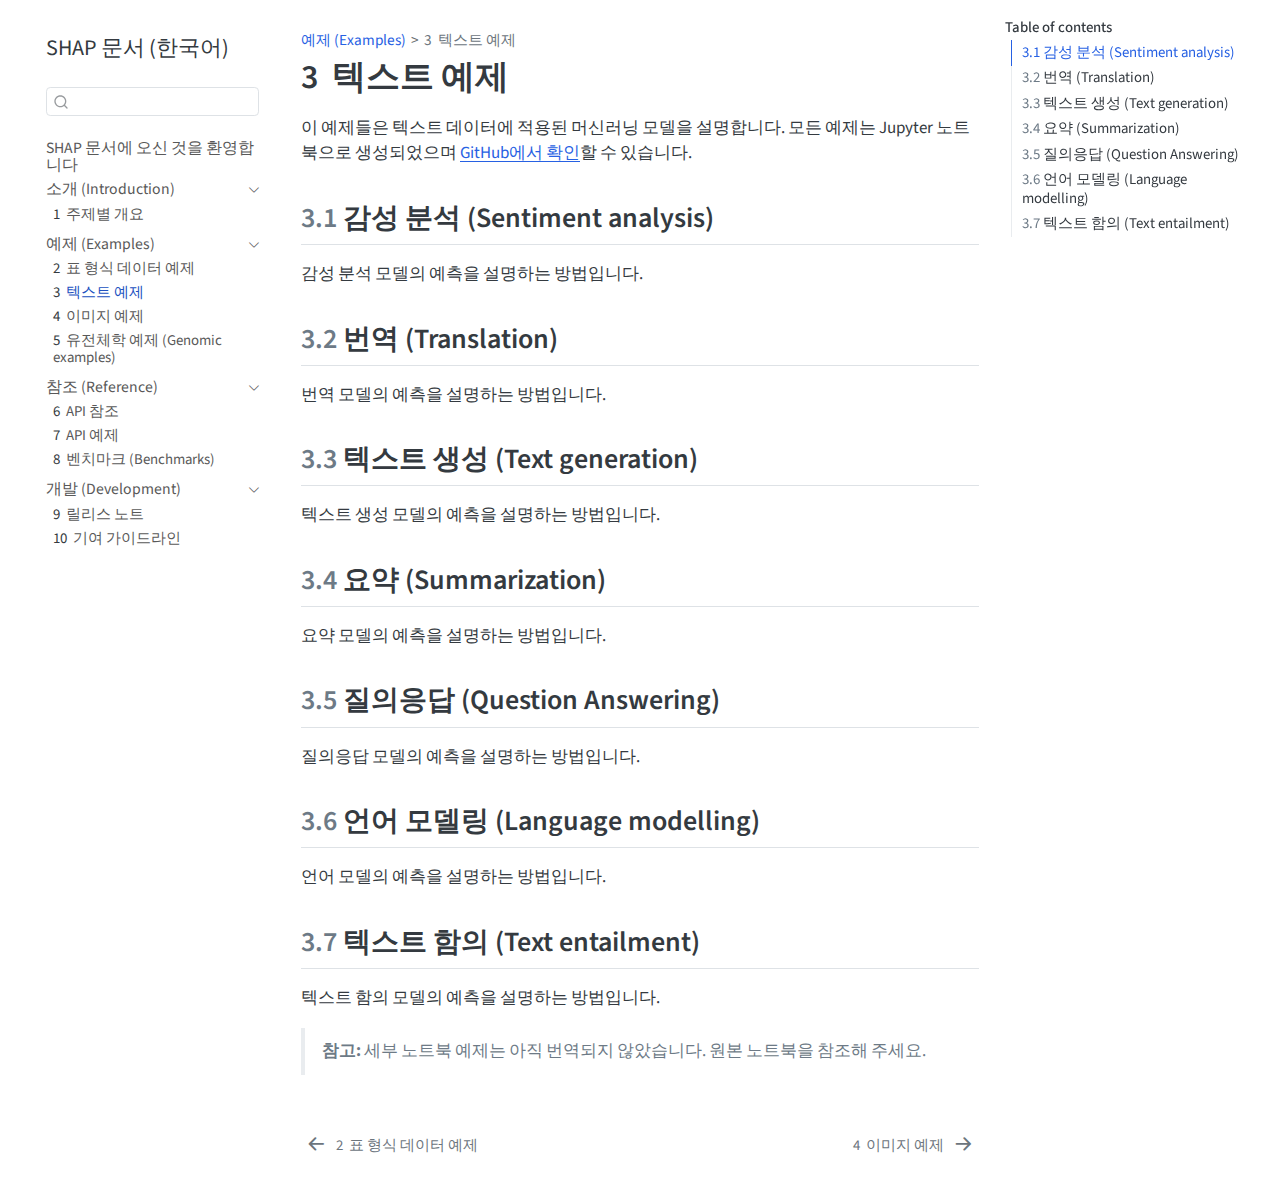
<file: text_examples.html>
<!DOCTYPE html>
<html xmlns="http://www.w3.org/1999/xhtml" lang="en" xml:lang="en"><head>

<meta charset="utf-8">
<meta name="generator" content="quarto-1.8.27">

<meta name="viewport" content="width=device-width, initial-scale=1.0, user-scalable=yes">


<title>3&nbsp; 텍스트 예제 – SHAP 문서 (한국어)</title>
<style>
code{white-space: pre-wrap;}
span.smallcaps{font-variant: small-caps;}
div.columns{display: flex; gap: min(4vw, 1.5em);}
div.column{flex: auto; overflow-x: auto;}
div.hanging-indent{margin-left: 1.5em; text-indent: -1.5em;}
ul.task-list{list-style: none;}
ul.task-list li input[type="checkbox"] {
  width: 0.8em;
  margin: 0 0.8em 0.2em -1em; /* quarto-specific, see https://github.com/quarto-dev/quarto-cli/issues/4556 */ 
  vertical-align: middle;
}
</style>


<script src="site_libs/quarto-nav/quarto-nav.js"></script>
<script src="site_libs/quarto-nav/headroom.min.js"></script>
<script src="site_libs/clipboard/clipboard.min.js"></script>
<script src="site_libs/quarto-search/autocomplete.umd.js"></script>
<script src="site_libs/quarto-search/fuse.min.js"></script>
<script src="site_libs/quarto-search/quarto-search.js"></script>
<meta name="quarto:offset" content="./">
<link href="./image_examples.html" rel="next">
<link href="./tabular_examples.html" rel="prev">
<script src="site_libs/quarto-html/quarto.js" type="module"></script>
<script src="site_libs/quarto-html/tabsets/tabsets.js" type="module"></script>
<script src="site_libs/quarto-html/axe/axe-check.js" type="module"></script>
<script src="site_libs/quarto-html/popper.min.js"></script>
<script src="site_libs/quarto-html/tippy.umd.min.js"></script>
<script src="site_libs/quarto-html/anchor.min.js"></script>
<link href="site_libs/quarto-html/tippy.css" rel="stylesheet">
<link href="site_libs/quarto-html/quarto-syntax-highlighting-ed96de9b727972fe78a7b5d16c58bf87.css" rel="stylesheet" id="quarto-text-highlighting-styles">
<script src="site_libs/bootstrap/bootstrap.min.js"></script>
<link href="site_libs/bootstrap/bootstrap-icons.css" rel="stylesheet">
<link href="site_libs/bootstrap/bootstrap-803ae4f7a8810f475153517dc3c4ebae.min.css" rel="stylesheet" append-hash="true" id="quarto-bootstrap" data-mode="light">
<script id="quarto-search-options" type="application/json">{
  "location": "sidebar",
  "copy-button": false,
  "collapse-after": 3,
  "panel-placement": "start",
  "type": "textbox",
  "limit": 50,
  "keyboard-shortcut": [
    "f",
    "/",
    "s"
  ],
  "show-item-context": false,
  "language": {
    "search-no-results-text": "No results",
    "search-matching-documents-text": "matching documents",
    "search-copy-link-title": "Copy link to search",
    "search-hide-matches-text": "Hide additional matches",
    "search-more-match-text": "more match in this document",
    "search-more-matches-text": "more matches in this document",
    "search-clear-button-title": "Clear",
    "search-text-placeholder": "",
    "search-detached-cancel-button-title": "Cancel",
    "search-submit-button-title": "Submit",
    "search-label": "Search"
  }
}</script>


</head>

<body class="nav-sidebar floating quarto-light">

<div id="quarto-search-results"></div>
  <header id="quarto-header" class="headroom fixed-top">
  <nav class="quarto-secondary-nav">
    <div class="container-fluid d-flex">
      <button type="button" class="quarto-btn-toggle btn" data-bs-toggle="collapse" role="button" data-bs-target=".quarto-sidebar-collapse-item" aria-controls="quarto-sidebar" aria-expanded="false" aria-label="Toggle sidebar navigation" onclick="if (window.quartoToggleHeadroom) { window.quartoToggleHeadroom(); }">
        <i class="bi bi-layout-text-sidebar-reverse"></i>
      </button>
        <nav class="quarto-page-breadcrumbs" aria-label="breadcrumb"><ol class="breadcrumb"><li class="breadcrumb-item"><a href="./tabular_examples.html">예제 (Examples)</a></li><li class="breadcrumb-item"><a href="./text_examples.html"><span class="chapter-number">3</span>&nbsp; <span class="chapter-title">텍스트 예제</span></a></li></ol></nav>
        <a class="flex-grow-1" role="navigation" data-bs-toggle="collapse" data-bs-target=".quarto-sidebar-collapse-item" aria-controls="quarto-sidebar" aria-expanded="false" aria-label="Toggle sidebar navigation" onclick="if (window.quartoToggleHeadroom) { window.quartoToggleHeadroom(); }">      
        </a>
      <button type="button" class="btn quarto-search-button" aria-label="Search" onclick="window.quartoOpenSearch();">
        <i class="bi bi-search"></i>
      </button>
    </div>
  </nav>
</header>
<!-- content -->
<div id="quarto-content" class="quarto-container page-columns page-rows-contents page-layout-article">
<!-- sidebar -->
  <nav id="quarto-sidebar" class="sidebar collapse collapse-horizontal quarto-sidebar-collapse-item sidebar-navigation floating overflow-auto">
    <div class="pt-lg-2 mt-2 text-left sidebar-header">
    <div class="sidebar-title mb-0 py-0">
      <a href="./">SHAP 문서 (한국어)</a> 
    </div>
      </div>
        <div class="mt-2 flex-shrink-0 align-items-center">
        <div class="sidebar-search">
        <div id="quarto-search" class="" title="Search"></div>
        </div>
        </div>
    <div class="sidebar-menu-container"> 
    <ul class="list-unstyled mt-1">
        <li class="sidebar-item">
  <div class="sidebar-item-container"> 
  <a href="./index.html" class="sidebar-item-text sidebar-link">
 <span class="menu-text">SHAP 문서에 오신 것을 환영합니다</span></a>
  </div>
</li>
        <li class="sidebar-item sidebar-item-section">
      <div class="sidebar-item-container"> 
            <a class="sidebar-item-text sidebar-link text-start" data-bs-toggle="collapse" data-bs-target="#quarto-sidebar-section-1" role="navigation" aria-expanded="true">
 <span class="menu-text">소개 (Introduction)</span></a>
          <a class="sidebar-item-toggle text-start" data-bs-toggle="collapse" data-bs-target="#quarto-sidebar-section-1" role="navigation" aria-expanded="true" aria-label="Toggle section">
            <i class="bi bi-chevron-right ms-2"></i>
          </a> 
      </div>
      <ul id="quarto-sidebar-section-1" class="collapse list-unstyled sidebar-section depth1 show">  
          <li class="sidebar-item">
  <div class="sidebar-item-container"> 
  <a href="./overviews.html" class="sidebar-item-text sidebar-link">
 <span class="menu-text"><span class="chapter-number">1</span>&nbsp; <span class="chapter-title">주제별 개요</span></span></a>
  </div>
</li>
      </ul>
  </li>
        <li class="sidebar-item sidebar-item-section">
      <div class="sidebar-item-container"> 
            <a class="sidebar-item-text sidebar-link text-start" data-bs-toggle="collapse" data-bs-target="#quarto-sidebar-section-2" role="navigation" aria-expanded="true">
 <span class="menu-text">예제 (Examples)</span></a>
          <a class="sidebar-item-toggle text-start" data-bs-toggle="collapse" data-bs-target="#quarto-sidebar-section-2" role="navigation" aria-expanded="true" aria-label="Toggle section">
            <i class="bi bi-chevron-right ms-2"></i>
          </a> 
      </div>
      <ul id="quarto-sidebar-section-2" class="collapse list-unstyled sidebar-section depth1 show">  
          <li class="sidebar-item">
  <div class="sidebar-item-container"> 
  <a href="./tabular_examples.html" class="sidebar-item-text sidebar-link">
 <span class="menu-text"><span class="chapter-number">2</span>&nbsp; <span class="chapter-title">표 형식 데이터 예제</span></span></a>
  </div>
</li>
          <li class="sidebar-item">
  <div class="sidebar-item-container"> 
  <a href="./text_examples.html" class="sidebar-item-text sidebar-link active">
 <span class="menu-text"><span class="chapter-number">3</span>&nbsp; <span class="chapter-title">텍스트 예제</span></span></a>
  </div>
</li>
          <li class="sidebar-item">
  <div class="sidebar-item-container"> 
  <a href="./image_examples.html" class="sidebar-item-text sidebar-link">
 <span class="menu-text"><span class="chapter-number">4</span>&nbsp; <span class="chapter-title">이미지 예제</span></span></a>
  </div>
</li>
          <li class="sidebar-item">
  <div class="sidebar-item-container"> 
  <a href="./genomic_examples.html" class="sidebar-item-text sidebar-link">
 <span class="menu-text"><span class="chapter-number">5</span>&nbsp; <span class="chapter-title">유전체학 예제 (Genomic examples)</span></span></a>
  </div>
</li>
      </ul>
  </li>
        <li class="sidebar-item sidebar-item-section">
      <div class="sidebar-item-container"> 
            <a class="sidebar-item-text sidebar-link text-start" data-bs-toggle="collapse" data-bs-target="#quarto-sidebar-section-3" role="navigation" aria-expanded="true">
 <span class="menu-text">참조 (Reference)</span></a>
          <a class="sidebar-item-toggle text-start" data-bs-toggle="collapse" data-bs-target="#quarto-sidebar-section-3" role="navigation" aria-expanded="true" aria-label="Toggle section">
            <i class="bi bi-chevron-right ms-2"></i>
          </a> 
      </div>
      <ul id="quarto-sidebar-section-3" class="collapse list-unstyled sidebar-section depth1 show">  
          <li class="sidebar-item">
  <div class="sidebar-item-container"> 
  <a href="./api.html" class="sidebar-item-text sidebar-link">
 <span class="menu-text"><span class="chapter-number">6</span>&nbsp; <span class="chapter-title">API 참조</span></span></a>
  </div>
</li>
          <li class="sidebar-item">
  <div class="sidebar-item-container"> 
  <a href="./api_examples.html" class="sidebar-item-text sidebar-link">
 <span class="menu-text"><span class="chapter-number">7</span>&nbsp; <span class="chapter-title">API 예제</span></span></a>
  </div>
</li>
          <li class="sidebar-item">
  <div class="sidebar-item-container"> 
  <a href="./benchmarks.html" class="sidebar-item-text sidebar-link">
 <span class="menu-text"><span class="chapter-number">8</span>&nbsp; <span class="chapter-title">벤치마크 (Benchmarks)</span></span></a>
  </div>
</li>
      </ul>
  </li>
        <li class="sidebar-item sidebar-item-section">
      <div class="sidebar-item-container"> 
            <a class="sidebar-item-text sidebar-link text-start" data-bs-toggle="collapse" data-bs-target="#quarto-sidebar-section-4" role="navigation" aria-expanded="true">
 <span class="menu-text">개발 (Development)</span></a>
          <a class="sidebar-item-toggle text-start" data-bs-toggle="collapse" data-bs-target="#quarto-sidebar-section-4" role="navigation" aria-expanded="true" aria-label="Toggle section">
            <i class="bi bi-chevron-right ms-2"></i>
          </a> 
      </div>
      <ul id="quarto-sidebar-section-4" class="collapse list-unstyled sidebar-section depth1 show">  
          <li class="sidebar-item">
  <div class="sidebar-item-container"> 
  <a href="./release_notes.html" class="sidebar-item-text sidebar-link">
 <span class="menu-text"><span class="chapter-number">9</span>&nbsp; <span class="chapter-title">릴리스 노트</span></span></a>
  </div>
</li>
          <li class="sidebar-item">
  <div class="sidebar-item-container"> 
  <a href="./contributing.html" class="sidebar-item-text sidebar-link">
 <span class="menu-text"><span class="chapter-number">10</span>&nbsp; <span class="chapter-title">기여 가이드라인</span></span></a>
  </div>
</li>
      </ul>
  </li>
    </ul>
    </div>
</nav>
<div id="quarto-sidebar-glass" class="quarto-sidebar-collapse-item" data-bs-toggle="collapse" data-bs-target=".quarto-sidebar-collapse-item"></div>
<!-- margin-sidebar -->
    <div id="quarto-margin-sidebar" class="sidebar margin-sidebar">
        <nav id="TOC" role="doc-toc" class="toc-active">
    <h2 id="toc-title">Table of contents</h2>
   
  <ul>
  <li><a href="#감성-분석-sentiment-analysis" id="toc-감성-분석-sentiment-analysis" class="nav-link active" data-scroll-target="#감성-분석-sentiment-analysis"><span class="header-section-number">3.1</span> 감성 분석 (Sentiment analysis)</a></li>
  <li><a href="#번역-translation" id="toc-번역-translation" class="nav-link" data-scroll-target="#번역-translation"><span class="header-section-number">3.2</span> 번역 (Translation)</a></li>
  <li><a href="#텍스트-생성-text-generation" id="toc-텍스트-생성-text-generation" class="nav-link" data-scroll-target="#텍스트-생성-text-generation"><span class="header-section-number">3.3</span> 텍스트 생성 (Text generation)</a></li>
  <li><a href="#요약-summarization" id="toc-요약-summarization" class="nav-link" data-scroll-target="#요약-summarization"><span class="header-section-number">3.4</span> 요약 (Summarization)</a></li>
  <li><a href="#질의응답-question-answering" id="toc-질의응답-question-answering" class="nav-link" data-scroll-target="#질의응답-question-answering"><span class="header-section-number">3.5</span> 질의응답 (Question Answering)</a></li>
  <li><a href="#언어-모델링-language-modelling" id="toc-언어-모델링-language-modelling" class="nav-link" data-scroll-target="#언어-모델링-language-modelling"><span class="header-section-number">3.6</span> 언어 모델링 (Language modelling)</a></li>
  <li><a href="#텍스트-함의-text-entailment" id="toc-텍스트-함의-text-entailment" class="nav-link" data-scroll-target="#텍스트-함의-text-entailment"><span class="header-section-number">3.7</span> 텍스트 함의 (Text entailment)</a></li>
  </ul>
</nav>
    </div>
<!-- main -->
<main class="content" id="quarto-document-content">

<header id="title-block-header" class="quarto-title-block default"><nav class="quarto-page-breadcrumbs quarto-title-breadcrumbs d-none d-lg-block" aria-label="breadcrumb"><ol class="breadcrumb"><li class="breadcrumb-item"><a href="./tabular_examples.html">예제 (Examples)</a></li><li class="breadcrumb-item"><a href="./text_examples.html"><span class="chapter-number">3</span>&nbsp; <span class="chapter-title">텍스트 예제</span></a></li></ol></nav>
<div class="quarto-title">
<h1 class="title"><span class="chapter-number">3</span>&nbsp; <span class="chapter-title">텍스트 예제</span></h1>
</div>



<div class="quarto-title-meta">

    
  
    
  </div>
  


</header>


<p>이 예제들은 텍스트 데이터에 적용된 머신러닝 모델을 설명합니다. 모든 예제는 Jupyter 노트북으로 생성되었으며 <a href="https://github.com/shap/shap/tree/master/notebooks/text_examples">GitHub에서 확인</a>할 수 있습니다.</p>
<section id="감성-분석-sentiment-analysis" class="level2" data-number="3.1">
<h2 data-number="3.1" class="anchored" data-anchor-id="감성-분석-sentiment-analysis"><span class="header-section-number">3.1</span> 감성 분석 (Sentiment analysis)</h2>
<p>감성 분석 모델의 예측을 설명하는 방법입니다.</p>
</section>
<section id="번역-translation" class="level2" data-number="3.2">
<h2 data-number="3.2" class="anchored" data-anchor-id="번역-translation"><span class="header-section-number">3.2</span> 번역 (Translation)</h2>
<p>번역 모델의 예측을 설명하는 방법입니다.</p>
</section>
<section id="텍스트-생성-text-generation" class="level2" data-number="3.3">
<h2 data-number="3.3" class="anchored" data-anchor-id="텍스트-생성-text-generation"><span class="header-section-number">3.3</span> 텍스트 생성 (Text generation)</h2>
<p>텍스트 생성 모델의 예측을 설명하는 방법입니다.</p>
</section>
<section id="요약-summarization" class="level2" data-number="3.4">
<h2 data-number="3.4" class="anchored" data-anchor-id="요약-summarization"><span class="header-section-number">3.4</span> 요약 (Summarization)</h2>
<p>요약 모델의 예측을 설명하는 방법입니다.</p>
</section>
<section id="질의응답-question-answering" class="level2" data-number="3.5">
<h2 data-number="3.5" class="anchored" data-anchor-id="질의응답-question-answering"><span class="header-section-number">3.5</span> 질의응답 (Question Answering)</h2>
<p>질의응답 모델의 예측을 설명하는 방법입니다.</p>
</section>
<section id="언어-모델링-language-modelling" class="level2" data-number="3.6">
<h2 data-number="3.6" class="anchored" data-anchor-id="언어-모델링-language-modelling"><span class="header-section-number">3.6</span> 언어 모델링 (Language modelling)</h2>
<p>언어 모델의 예측을 설명하는 방법입니다.</p>
</section>
<section id="텍스트-함의-text-entailment" class="level2" data-number="3.7">
<h2 data-number="3.7" class="anchored" data-anchor-id="텍스트-함의-text-entailment"><span class="header-section-number">3.7</span> 텍스트 함의 (Text entailment)</h2>
<p>텍스트 함의 모델의 예측을 설명하는 방법입니다.</p>
<blockquote class="blockquote">
<p><strong>참고:</strong> 세부 노트북 예제는 아직 번역되지 않았습니다. 원본 노트북을 참조해 주세요.</p>
</blockquote>


</section>

</main> <!-- /main -->
<script id="quarto-html-after-body" type="application/javascript">
  window.document.addEventListener("DOMContentLoaded", function (event) {
    const icon = "";
    const anchorJS = new window.AnchorJS();
    anchorJS.options = {
      placement: 'right',
      icon: icon
    };
    anchorJS.add('.anchored');
    const isCodeAnnotation = (el) => {
      for (const clz of el.classList) {
        if (clz.startsWith('code-annotation-')) {                     
          return true;
        }
      }
      return false;
    }
    const onCopySuccess = function(e) {
      // button target
      const button = e.trigger;
      // don't keep focus
      button.blur();
      // flash "checked"
      button.classList.add('code-copy-button-checked');
      var currentTitle = button.getAttribute("title");
      button.setAttribute("title", "Copied!");
      let tooltip;
      if (window.bootstrap) {
        button.setAttribute("data-bs-toggle", "tooltip");
        button.setAttribute("data-bs-placement", "left");
        button.setAttribute("data-bs-title", "Copied!");
        tooltip = new bootstrap.Tooltip(button, 
          { trigger: "manual", 
            customClass: "code-copy-button-tooltip",
            offset: [0, -8]});
        tooltip.show();    
      }
      setTimeout(function() {
        if (tooltip) {
          tooltip.hide();
          button.removeAttribute("data-bs-title");
          button.removeAttribute("data-bs-toggle");
          button.removeAttribute("data-bs-placement");
        }
        button.setAttribute("title", currentTitle);
        button.classList.remove('code-copy-button-checked');
      }, 1000);
      // clear code selection
      e.clearSelection();
    }
    const getTextToCopy = function(trigger) {
      const outerScaffold = trigger.parentElement.cloneNode(true);
      const codeEl = outerScaffold.querySelector('code');
      for (const childEl of codeEl.children) {
        if (isCodeAnnotation(childEl)) {
          childEl.remove();
        }
      }
      return codeEl.innerText;
    }
    const clipboard = new window.ClipboardJS('.code-copy-button:not([data-in-quarto-modal])', {
      text: getTextToCopy
    });
    clipboard.on('success', onCopySuccess);
    if (window.document.getElementById('quarto-embedded-source-code-modal')) {
      const clipboardModal = new window.ClipboardJS('.code-copy-button[data-in-quarto-modal]', {
        text: getTextToCopy,
        container: window.document.getElementById('quarto-embedded-source-code-modal')
      });
      clipboardModal.on('success', onCopySuccess);
    }
      var localhostRegex = new RegExp(/^(?:http|https):\/\/localhost\:?[0-9]*\//);
      var mailtoRegex = new RegExp(/^mailto:/);
        var filterRegex = new RegExp('/' + window.location.host + '/');
      var isInternal = (href) => {
          return filterRegex.test(href) || localhostRegex.test(href) || mailtoRegex.test(href);
      }
      // Inspect non-navigation links and adorn them if external
     var links = window.document.querySelectorAll('a[href]:not(.nav-link):not(.navbar-brand):not(.toc-action):not(.sidebar-link):not(.sidebar-item-toggle):not(.pagination-link):not(.no-external):not([aria-hidden]):not(.dropdown-item):not(.quarto-navigation-tool):not(.about-link)');
      for (var i=0; i<links.length; i++) {
        const link = links[i];
        if (!isInternal(link.href)) {
          // undo the damage that might have been done by quarto-nav.js in the case of
          // links that we want to consider external
          if (link.dataset.originalHref !== undefined) {
            link.href = link.dataset.originalHref;
          }
        }
      }
    function tippyHover(el, contentFn, onTriggerFn, onUntriggerFn) {
      const config = {
        allowHTML: true,
        maxWidth: 500,
        delay: 100,
        arrow: false,
        appendTo: function(el) {
            return el.parentElement;
        },
        interactive: true,
        interactiveBorder: 10,
        theme: 'quarto',
        placement: 'bottom-start',
      };
      if (contentFn) {
        config.content = contentFn;
      }
      if (onTriggerFn) {
        config.onTrigger = onTriggerFn;
      }
      if (onUntriggerFn) {
        config.onUntrigger = onUntriggerFn;
      }
      window.tippy(el, config); 
    }
    const noterefs = window.document.querySelectorAll('a[role="doc-noteref"]');
    for (var i=0; i<noterefs.length; i++) {
      const ref = noterefs[i];
      tippyHover(ref, function() {
        // use id or data attribute instead here
        let href = ref.getAttribute('data-footnote-href') || ref.getAttribute('href');
        try { href = new URL(href).hash; } catch {}
        const id = href.replace(/^#\/?/, "");
        const note = window.document.getElementById(id);
        if (note) {
          return note.innerHTML;
        } else {
          return "";
        }
      });
    }
    const xrefs = window.document.querySelectorAll('a.quarto-xref');
    const processXRef = (id, note) => {
      // Strip column container classes
      const stripColumnClz = (el) => {
        el.classList.remove("page-full", "page-columns");
        if (el.children) {
          for (const child of el.children) {
            stripColumnClz(child);
          }
        }
      }
      stripColumnClz(note)
      if (id === null || id.startsWith('sec-')) {
        // Special case sections, only their first couple elements
        const container = document.createElement("div");
        if (note.children && note.children.length > 2) {
          container.appendChild(note.children[0].cloneNode(true));
          for (let i = 1; i < note.children.length; i++) {
            const child = note.children[i];
            if (child.tagName === "P" && child.innerText === "") {
              continue;
            } else {
              container.appendChild(child.cloneNode(true));
              break;
            }
          }
          if (window.Quarto?.typesetMath) {
            window.Quarto.typesetMath(container);
          }
          return container.innerHTML
        } else {
          if (window.Quarto?.typesetMath) {
            window.Quarto.typesetMath(note);
          }
          return note.innerHTML;
        }
      } else {
        // Remove any anchor links if they are present
        const anchorLink = note.querySelector('a.anchorjs-link');
        if (anchorLink) {
          anchorLink.remove();
        }
        if (window.Quarto?.typesetMath) {
          window.Quarto.typesetMath(note);
        }
        if (note.classList.contains("callout")) {
          return note.outerHTML;
        } else {
          return note.innerHTML;
        }
      }
    }
    for (var i=0; i<xrefs.length; i++) {
      const xref = xrefs[i];
      tippyHover(xref, undefined, function(instance) {
        instance.disable();
        let url = xref.getAttribute('href');
        let hash = undefined; 
        if (url.startsWith('#')) {
          hash = url;
        } else {
          try { hash = new URL(url).hash; } catch {}
        }
        if (hash) {
          const id = hash.replace(/^#\/?/, "");
          const note = window.document.getElementById(id);
          if (note !== null) {
            try {
              const html = processXRef(id, note.cloneNode(true));
              instance.setContent(html);
            } finally {
              instance.enable();
              instance.show();
            }
          } else {
            // See if we can fetch this
            fetch(url.split('#')[0])
            .then(res => res.text())
            .then(html => {
              const parser = new DOMParser();
              const htmlDoc = parser.parseFromString(html, "text/html");
              const note = htmlDoc.getElementById(id);
              if (note !== null) {
                const html = processXRef(id, note);
                instance.setContent(html);
              } 
            }).finally(() => {
              instance.enable();
              instance.show();
            });
          }
        } else {
          // See if we can fetch a full url (with no hash to target)
          // This is a special case and we should probably do some content thinning / targeting
          fetch(url)
          .then(res => res.text())
          .then(html => {
            const parser = new DOMParser();
            const htmlDoc = parser.parseFromString(html, "text/html");
            const note = htmlDoc.querySelector('main.content');
            if (note !== null) {
              // This should only happen for chapter cross references
              // (since there is no id in the URL)
              // remove the first header
              if (note.children.length > 0 && note.children[0].tagName === "HEADER") {
                note.children[0].remove();
              }
              const html = processXRef(null, note);
              instance.setContent(html);
            } 
          }).finally(() => {
            instance.enable();
            instance.show();
          });
        }
      }, function(instance) {
      });
    }
        let selectedAnnoteEl;
        const selectorForAnnotation = ( cell, annotation) => {
          let cellAttr = 'data-code-cell="' + cell + '"';
          let lineAttr = 'data-code-annotation="' +  annotation + '"';
          const selector = 'span[' + cellAttr + '][' + lineAttr + ']';
          return selector;
        }
        const selectCodeLines = (annoteEl) => {
          const doc = window.document;
          const targetCell = annoteEl.getAttribute("data-target-cell");
          const targetAnnotation = annoteEl.getAttribute("data-target-annotation");
          const annoteSpan = window.document.querySelector(selectorForAnnotation(targetCell, targetAnnotation));
          const lines = annoteSpan.getAttribute("data-code-lines").split(",");
          const lineIds = lines.map((line) => {
            return targetCell + "-" + line;
          })
          let top = null;
          let height = null;
          let parent = null;
          if (lineIds.length > 0) {
              //compute the position of the single el (top and bottom and make a div)
              const el = window.document.getElementById(lineIds[0]);
              top = el.offsetTop;
              height = el.offsetHeight;
              parent = el.parentElement.parentElement;
            if (lineIds.length > 1) {
              const lastEl = window.document.getElementById(lineIds[lineIds.length - 1]);
              const bottom = lastEl.offsetTop + lastEl.offsetHeight;
              height = bottom - top;
            }
            if (top !== null && height !== null && parent !== null) {
              // cook up a div (if necessary) and position it 
              let div = window.document.getElementById("code-annotation-line-highlight");
              if (div === null) {
                div = window.document.createElement("div");
                div.setAttribute("id", "code-annotation-line-highlight");
                div.style.position = 'absolute';
                parent.appendChild(div);
              }
              div.style.top = top - 2 + "px";
              div.style.height = height + 4 + "px";
              div.style.left = 0;
              let gutterDiv = window.document.getElementById("code-annotation-line-highlight-gutter");
              if (gutterDiv === null) {
                gutterDiv = window.document.createElement("div");
                gutterDiv.setAttribute("id", "code-annotation-line-highlight-gutter");
                gutterDiv.style.position = 'absolute';
                const codeCell = window.document.getElementById(targetCell);
                const gutter = codeCell.querySelector('.code-annotation-gutter');
                gutter.appendChild(gutterDiv);
              }
              gutterDiv.style.top = top - 2 + "px";
              gutterDiv.style.height = height + 4 + "px";
            }
            selectedAnnoteEl = annoteEl;
          }
        };
        const unselectCodeLines = () => {
          const elementsIds = ["code-annotation-line-highlight", "code-annotation-line-highlight-gutter"];
          elementsIds.forEach((elId) => {
            const div = window.document.getElementById(elId);
            if (div) {
              div.remove();
            }
          });
          selectedAnnoteEl = undefined;
        };
          // Handle positioning of the toggle
      window.addEventListener(
        "resize",
        throttle(() => {
          elRect = undefined;
          if (selectedAnnoteEl) {
            selectCodeLines(selectedAnnoteEl);
          }
        }, 10)
      );
      function throttle(fn, ms) {
      let throttle = false;
      let timer;
        return (...args) => {
          if(!throttle) { // first call gets through
              fn.apply(this, args);
              throttle = true;
          } else { // all the others get throttled
              if(timer) clearTimeout(timer); // cancel #2
              timer = setTimeout(() => {
                fn.apply(this, args);
                timer = throttle = false;
              }, ms);
          }
        };
      }
        // Attach click handler to the DT
        const annoteDls = window.document.querySelectorAll('dt[data-target-cell]');
        for (const annoteDlNode of annoteDls) {
          annoteDlNode.addEventListener('click', (event) => {
            const clickedEl = event.target;
            if (clickedEl !== selectedAnnoteEl) {
              unselectCodeLines();
              const activeEl = window.document.querySelector('dt[data-target-cell].code-annotation-active');
              if (activeEl) {
                activeEl.classList.remove('code-annotation-active');
              }
              selectCodeLines(clickedEl);
              clickedEl.classList.add('code-annotation-active');
            } else {
              // Unselect the line
              unselectCodeLines();
              clickedEl.classList.remove('code-annotation-active');
            }
          });
        }
    const findCites = (el) => {
      const parentEl = el.parentElement;
      if (parentEl) {
        const cites = parentEl.dataset.cites;
        if (cites) {
          return {
            el,
            cites: cites.split(' ')
          };
        } else {
          return findCites(el.parentElement)
        }
      } else {
        return undefined;
      }
    };
    var bibliorefs = window.document.querySelectorAll('a[role="doc-biblioref"]');
    for (var i=0; i<bibliorefs.length; i++) {
      const ref = bibliorefs[i];
      const citeInfo = findCites(ref);
      if (citeInfo) {
        tippyHover(citeInfo.el, function() {
          var popup = window.document.createElement('div');
          citeInfo.cites.forEach(function(cite) {
            var citeDiv = window.document.createElement('div');
            citeDiv.classList.add('hanging-indent');
            citeDiv.classList.add('csl-entry');
            var biblioDiv = window.document.getElementById('ref-' + cite);
            if (biblioDiv) {
              citeDiv.innerHTML = biblioDiv.innerHTML;
            }
            popup.appendChild(citeDiv);
          });
          return popup.innerHTML;
        });
      }
    }
  });
  </script>
<nav class="page-navigation">
  <div class="nav-page nav-page-previous">
      <a href="./tabular_examples.html" class="pagination-link" aria-label="표 형식 데이터 예제">
        <i class="bi bi-arrow-left-short"></i> <span class="nav-page-text"><span class="chapter-number">2</span>&nbsp; <span class="chapter-title">표 형식 데이터 예제</span></span>
      </a>          
  </div>
  <div class="nav-page nav-page-next">
      <a href="./image_examples.html" class="pagination-link" aria-label="이미지 예제">
        <span class="nav-page-text"><span class="chapter-number">4</span>&nbsp; <span class="chapter-title">이미지 예제</span></span> <i class="bi bi-arrow-right-short"></i>
      </a>
  </div>
</nav>
</div> <!-- /content -->




</body></html>
</file>
<file: site_libs/quarto-html/tippy.css>
.tippy-box[data-animation=fade][data-state=hidden]{opacity:0}[data-tippy-root]{max-width:calc(100vw - 10px)}.tippy-box{position:relative;background-color:#333;color:#fff;border-radius:4px;font-size:14px;line-height:1.4;white-space:normal;outline:0;transition-property:transform,visibility,opacity}.tippy-box[data-placement^=top]>.tippy-arrow{bottom:0}.tippy-box[data-placement^=top]>.tippy-arrow:before{bottom:-7px;left:0;border-width:8px 8px 0;border-top-color:initial;transform-origin:center top}.tippy-box[data-placement^=bottom]>.tippy-arrow{top:0}.tippy-box[data-placement^=bottom]>.tippy-arrow:before{top:-7px;left:0;border-width:0 8px 8px;border-bottom-color:initial;transform-origin:center bottom}.tippy-box[data-placement^=left]>.tippy-arrow{right:0}.tippy-box[data-placement^=left]>.tippy-arrow:before{border-width:8px 0 8px 8px;border-left-color:initial;right:-7px;transform-origin:center left}.tippy-box[data-placement^=right]>.tippy-arrow{left:0}.tippy-box[data-placement^=right]>.tippy-arrow:before{left:-7px;border-width:8px 8px 8px 0;border-right-color:initial;transform-origin:center right}.tippy-box[data-inertia][data-state=visible]{transition-timing-function:cubic-bezier(.54,1.5,.38,1.11)}.tippy-arrow{width:16px;height:16px;color:#333}.tippy-arrow:before{content:"";position:absolute;border-color:transparent;border-style:solid}.tippy-content{position:relative;padding:5px 9px;z-index:1}
</file>
<file: site_libs/quarto-html/quarto-syntax-highlighting-ed96de9b727972fe78a7b5d16c58bf87.css>
/* quarto syntax highlight colors */
:root {
  --quarto-hl-ot-color: #003B4F;
  --quarto-hl-at-color: #657422;
  --quarto-hl-ss-color: #20794D;
  --quarto-hl-an-color: #5E5E5E;
  --quarto-hl-fu-color: #4758AB;
  --quarto-hl-st-color: #20794D;
  --quarto-hl-cf-color: #003B4F;
  --quarto-hl-op-color: #5E5E5E;
  --quarto-hl-er-color: #AD0000;
  --quarto-hl-bn-color: #AD0000;
  --quarto-hl-al-color: #AD0000;
  --quarto-hl-va-color: #111111;
  --quarto-hl-bu-color: inherit;
  --quarto-hl-ex-color: inherit;
  --quarto-hl-pp-color: #AD0000;
  --quarto-hl-in-color: #5E5E5E;
  --quarto-hl-vs-color: #20794D;
  --quarto-hl-wa-color: #5E5E5E;
  --quarto-hl-do-color: #5E5E5E;
  --quarto-hl-im-color: #00769E;
  --quarto-hl-ch-color: #20794D;
  --quarto-hl-dt-color: #AD0000;
  --quarto-hl-fl-color: #AD0000;
  --quarto-hl-co-color: #5E5E5E;
  --quarto-hl-cv-color: #5E5E5E;
  --quarto-hl-cn-color: #8f5902;
  --quarto-hl-sc-color: #5E5E5E;
  --quarto-hl-dv-color: #AD0000;
  --quarto-hl-kw-color: #003B4F;
}

/* other quarto variables */
:root {
  --quarto-font-monospace: SFMono-Regular, Menlo, Monaco, Consolas, "Liberation Mono", "Courier New", monospace;
}

/* syntax highlight based on Pandoc's rules */
pre > code.sourceCode > span {
  color: #003B4F;
}

code.sourceCode > span {
  color: #003B4F;
}

div.sourceCode,
div.sourceCode pre.sourceCode {
  color: #003B4F;
}

/* Normal */
code span {
  color: #003B4F;
}

/* Alert */
code span.al {
  color: #AD0000;
  font-style: inherit;
}

/* Annotation */
code span.an {
  color: #5E5E5E;
  font-style: inherit;
}

/* Attribute */
code span.at {
  color: #657422;
  font-style: inherit;
}

/* BaseN */
code span.bn {
  color: #AD0000;
  font-style: inherit;
}

/* BuiltIn */
code span.bu {
  font-style: inherit;
}

/* ControlFlow */
code span.cf {
  color: #003B4F;
  font-weight: bold;
  font-style: inherit;
}

/* Char */
code span.ch {
  color: #20794D;
  font-style: inherit;
}

/* Constant */
code span.cn {
  color: #8f5902;
  font-style: inherit;
}

/* Comment */
code span.co {
  color: #5E5E5E;
  font-style: inherit;
}

/* CommentVar */
code span.cv {
  color: #5E5E5E;
  font-style: italic;
}

/* Documentation */
code span.do {
  color: #5E5E5E;
  font-style: italic;
}

/* DataType */
code span.dt {
  color: #AD0000;
  font-style: inherit;
}

/* DecVal */
code span.dv {
  color: #AD0000;
  font-style: inherit;
}

/* Error */
code span.er {
  color: #AD0000;
  font-style: inherit;
}

/* Extension */
code span.ex {
  font-style: inherit;
}

/* Float */
code span.fl {
  color: #AD0000;
  font-style: inherit;
}

/* Function */
code span.fu {
  color: #4758AB;
  font-style: inherit;
}

/* Import */
code span.im {
  color: #00769E;
  font-style: inherit;
}

/* Information */
code span.in {
  color: #5E5E5E;
  font-style: inherit;
}

/* Keyword */
code span.kw {
  color: #003B4F;
  font-weight: bold;
  font-style: inherit;
}

/* Operator */
code span.op {
  color: #5E5E5E;
  font-style: inherit;
}

/* Other */
code span.ot {
  color: #003B4F;
  font-style: inherit;
}

/* Preprocessor */
code span.pp {
  color: #AD0000;
  font-style: inherit;
}

/* SpecialChar */
code span.sc {
  color: #5E5E5E;
  font-style: inherit;
}

/* SpecialString */
code span.ss {
  color: #20794D;
  font-style: inherit;
}

/* String */
code span.st {
  color: #20794D;
  font-style: inherit;
}

/* Variable */
code span.va {
  color: #111111;
  font-style: inherit;
}

/* VerbatimString */
code span.vs {
  color: #20794D;
  font-style: inherit;
}

/* Warning */
code span.wa {
  color: #5E5E5E;
  font-style: italic;
}

.prevent-inlining {
  content: "</";
}

/*# sourceMappingURL=0920dd6d7437995b8cdf7429764427b1.css.map */
</file>
